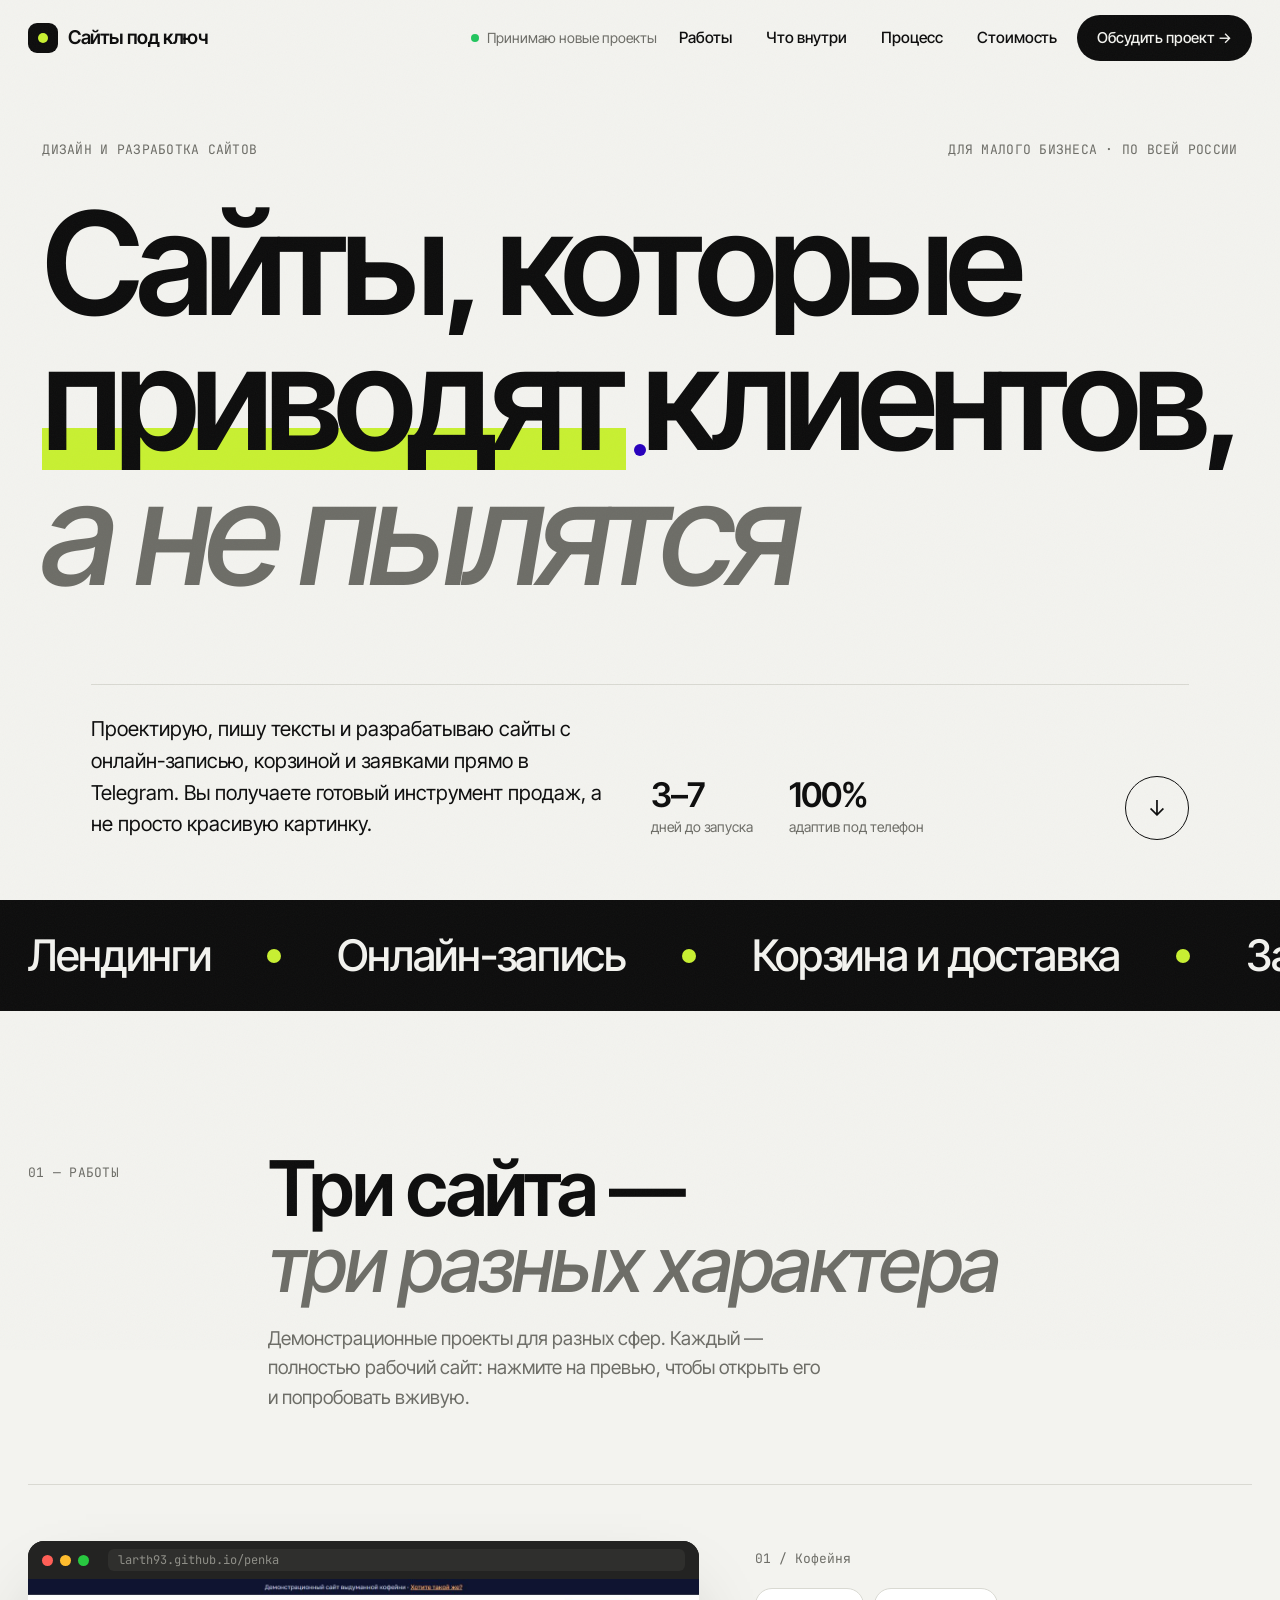
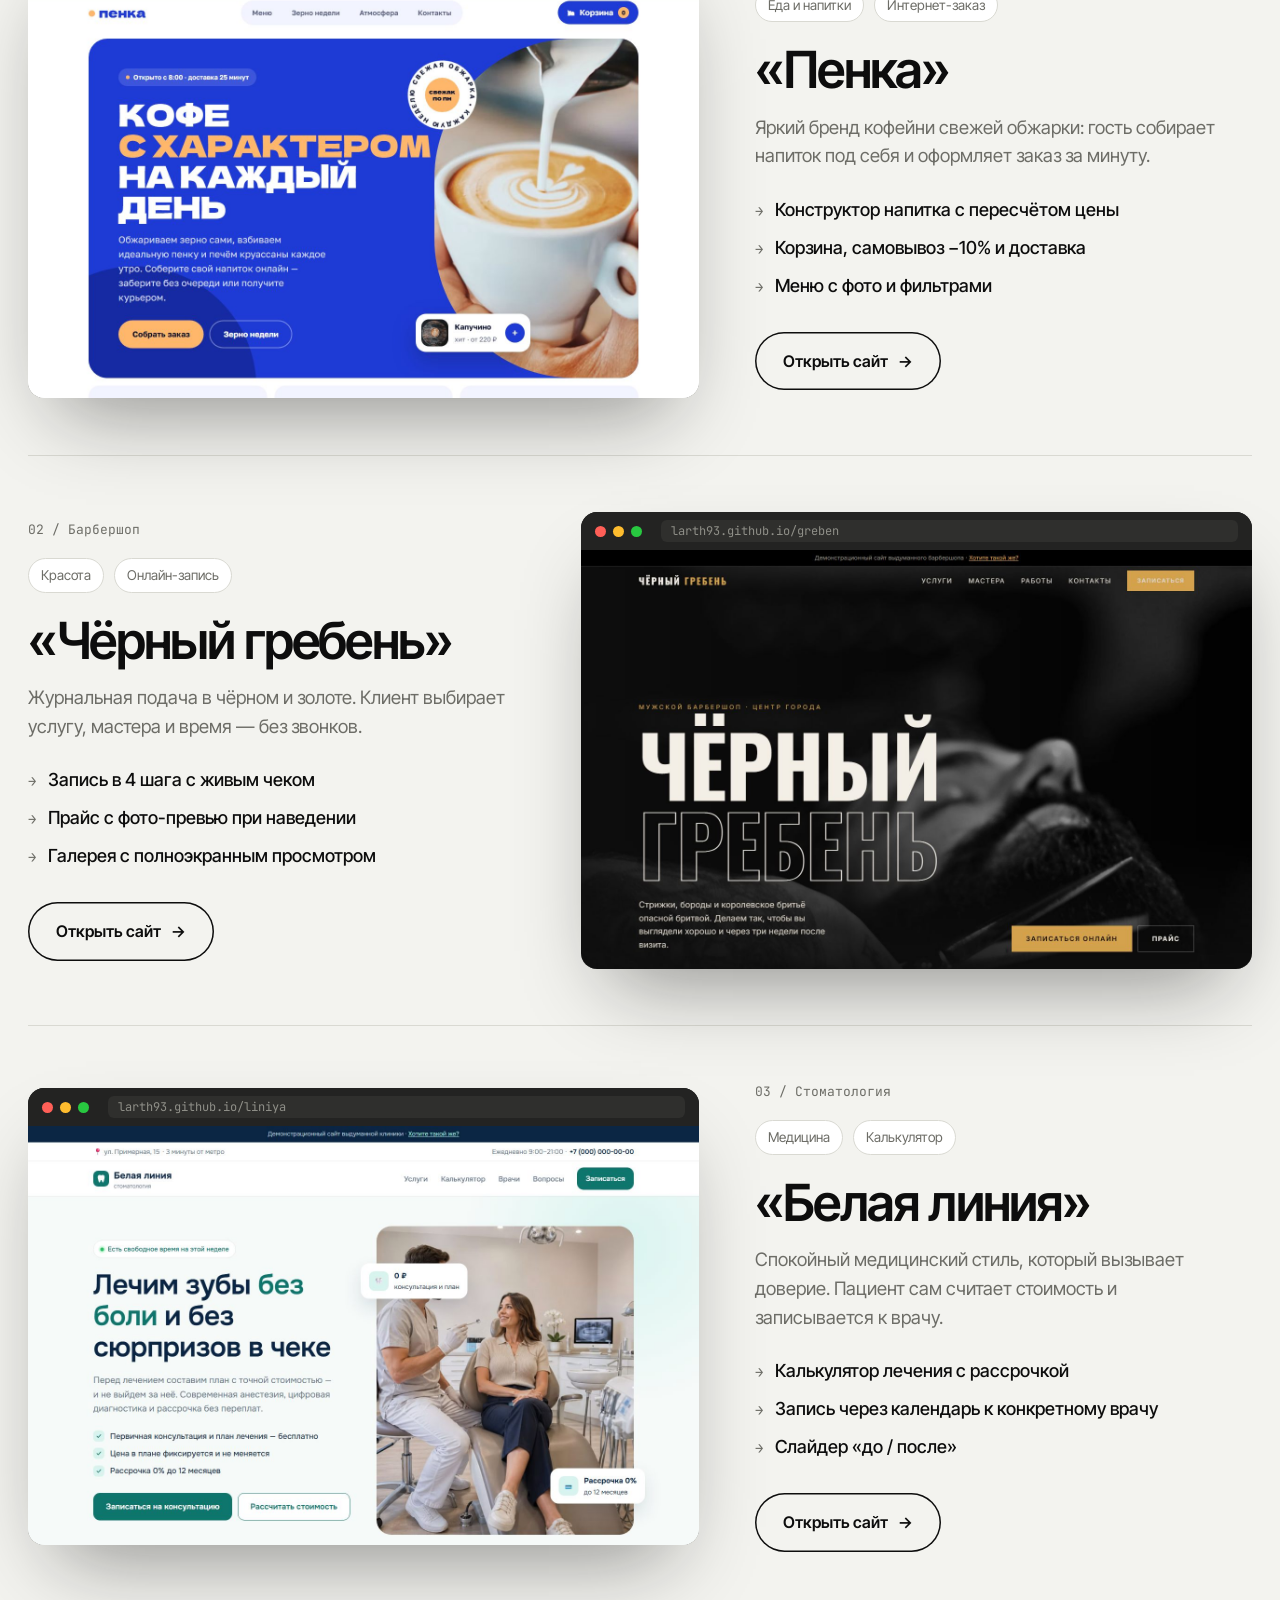
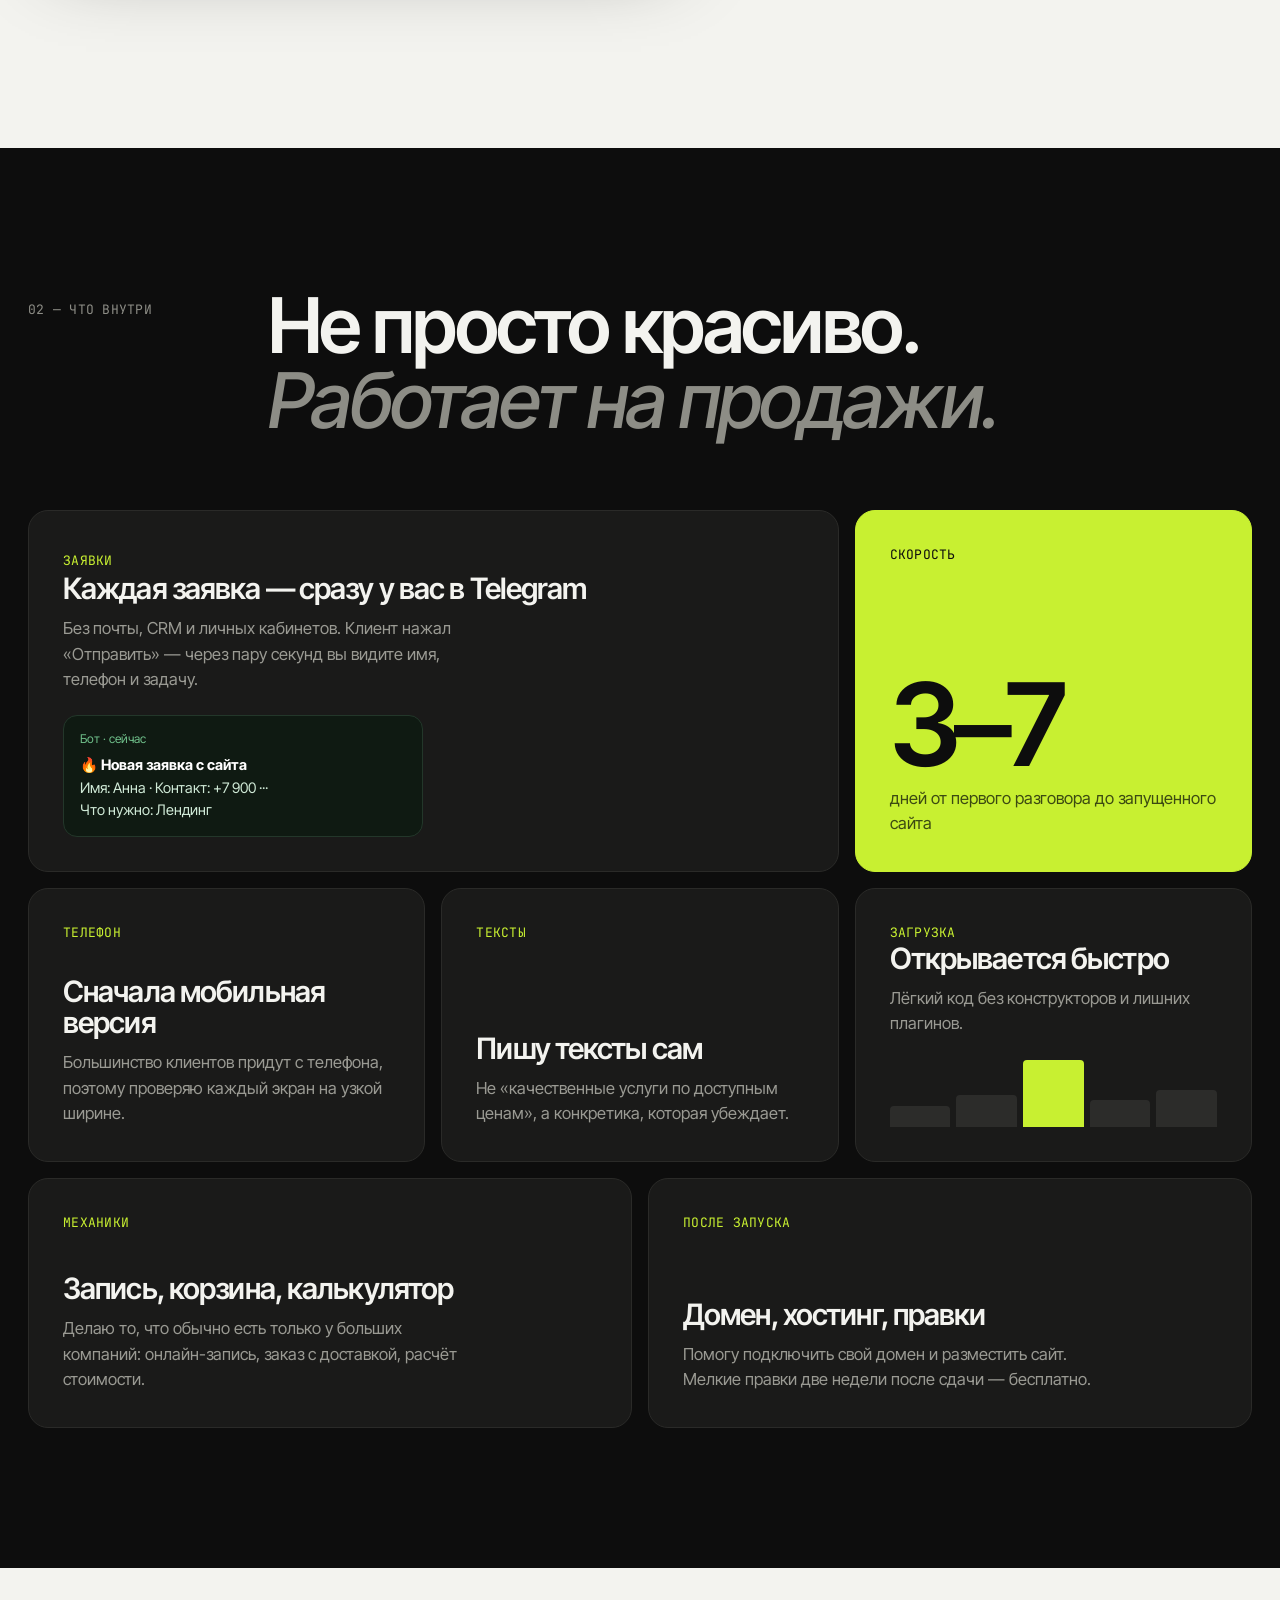
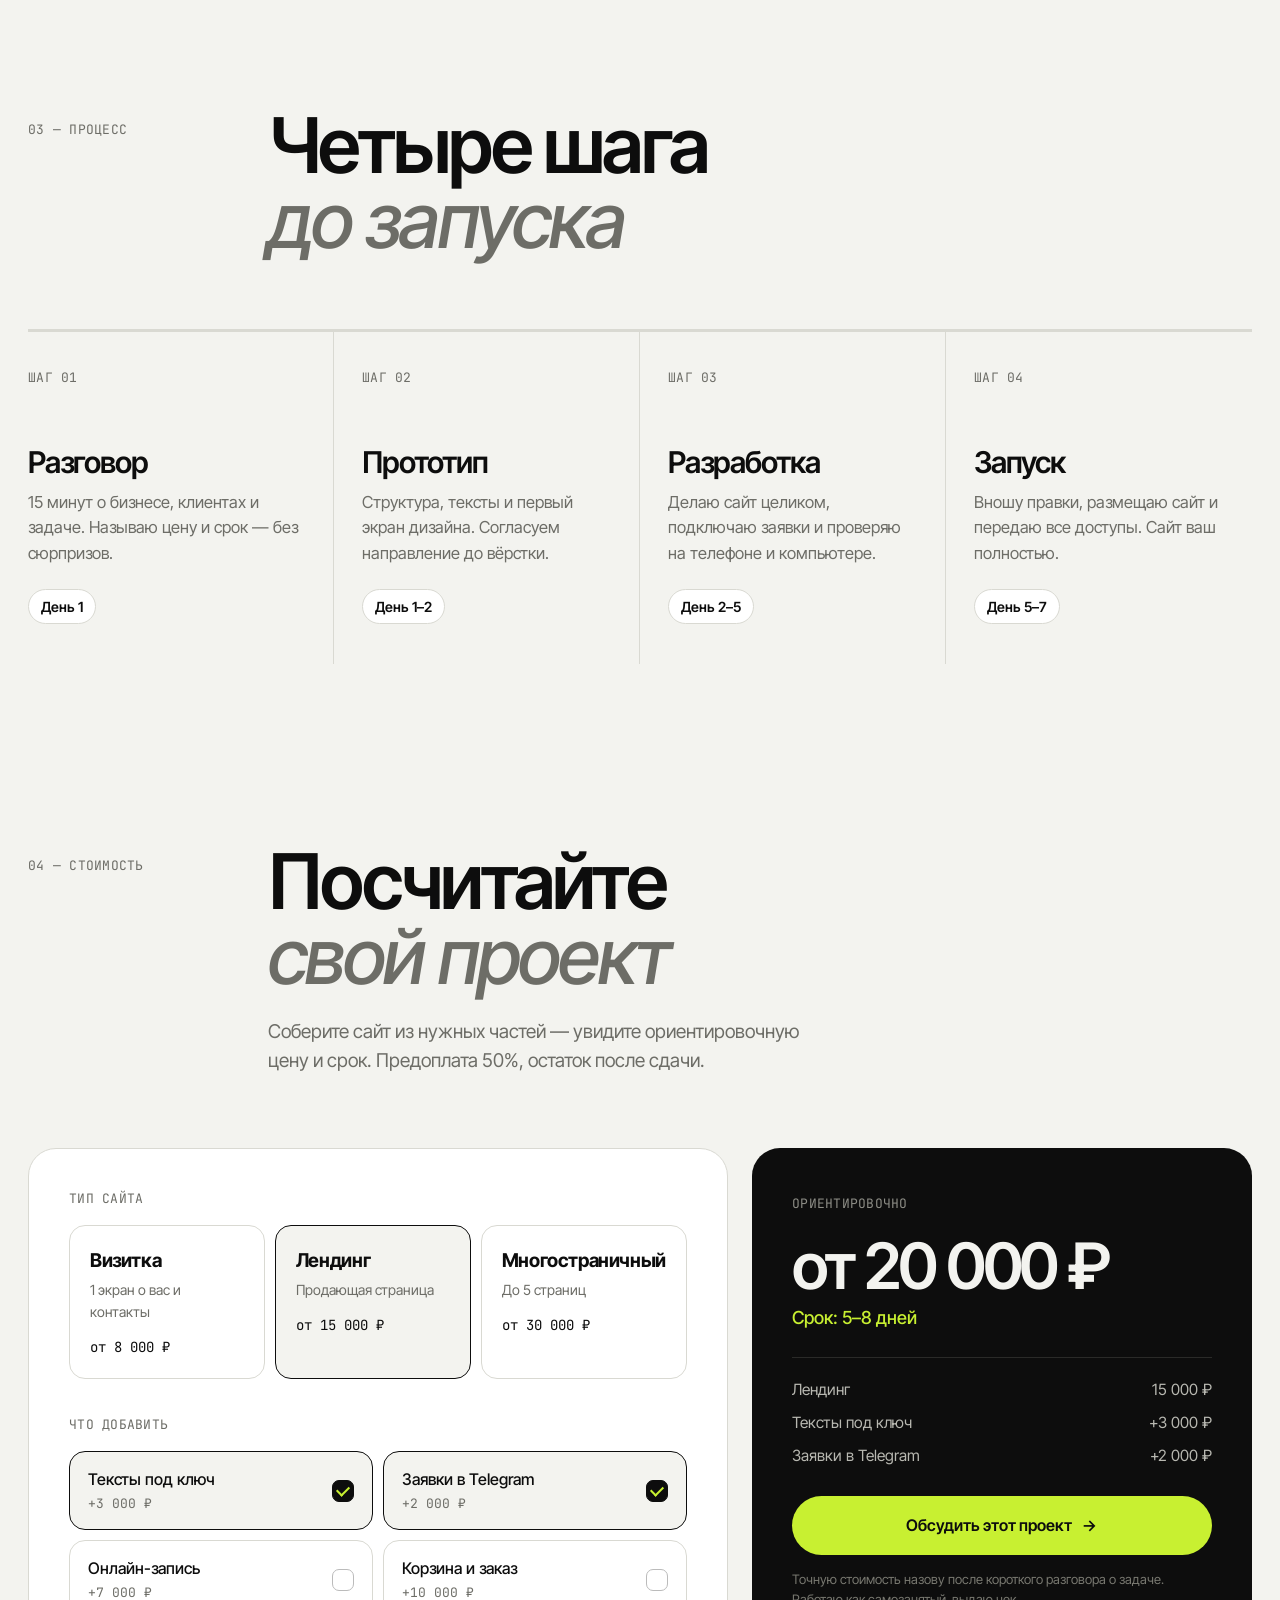
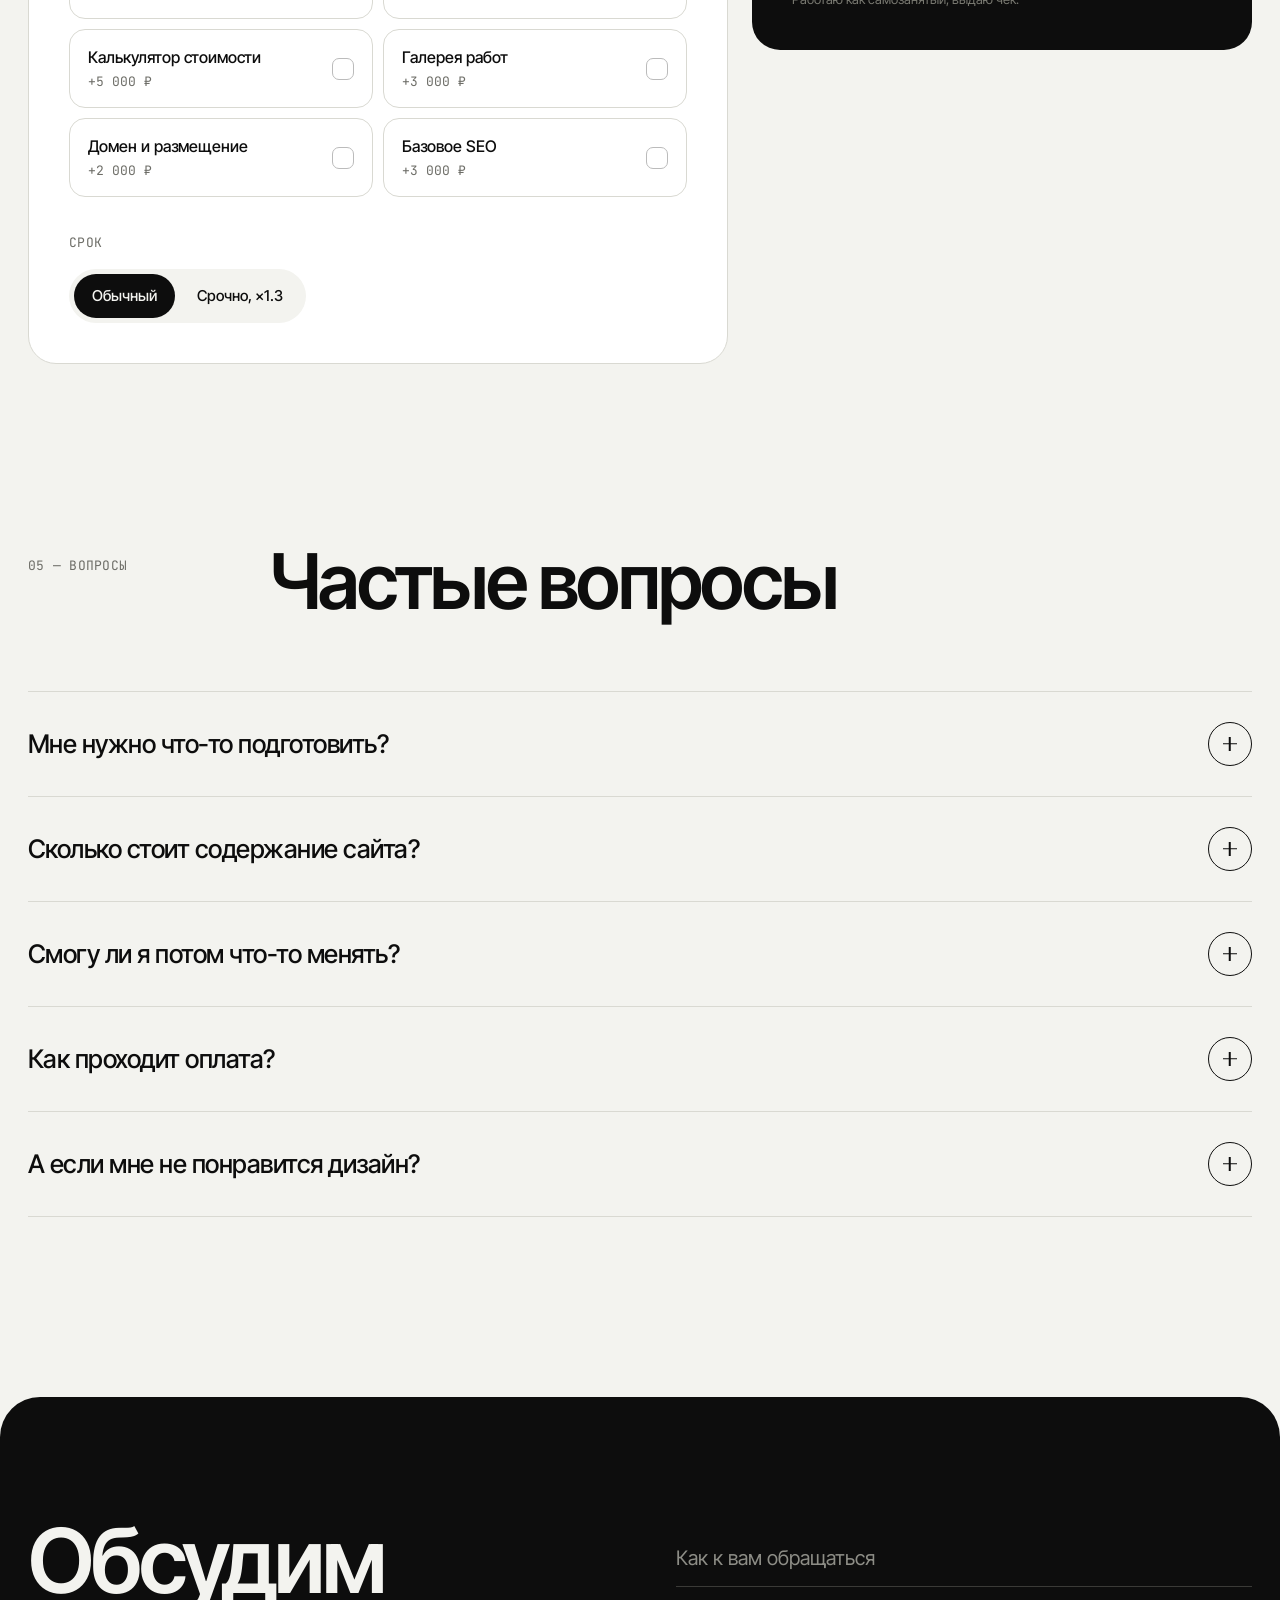
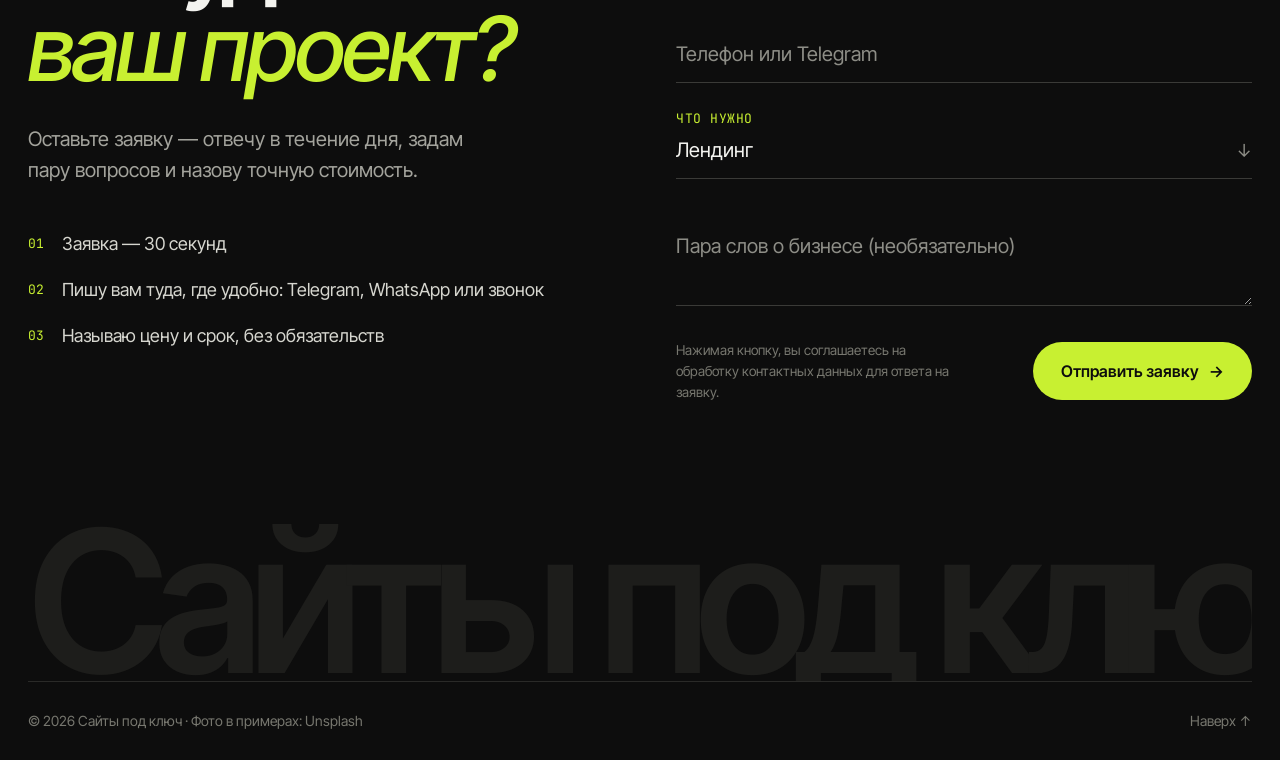
<file: index.html>
<!doctype html>
<html lang="ru">
<head>
<meta charset="utf-8">
<meta name="viewport" content="width=device-width, initial-scale=1">
<title>Сайты под ключ — дизайн и разработка сайтов для бизнеса</title>
<meta name="description" content="Проектирую и делаю сайты для малого бизнеса: дизайн, тексты, онлайн-запись, корзина, заявки в Telegram. Запуск от 3 дней.">
<meta name="theme-color" content="#0d0d0d">
<link rel="preconnect" href="https://fonts.googleapis.com">
<link rel="preconnect" href="https://fonts.gstatic.com" crossorigin>
<link href="https://fonts.googleapis.com/css2?family=Inter+Tight:ital,wght@0,400;0,500;0,600;0,700;1,500&family=JetBrains+Mono:wght@400;500&display=swap" rel="stylesheet">
<style>
:root{
  --paper:#f3f3ef; --white:#fff; --ink:#0d0d0d; --ink2:#1a1a19; --gray:#6d6d67; --line:#d9d9d2; --line-d:#2a2a28;
  --lime:#c8f031; --lime-d:#b3d927; --wrap:1320px; --r:20px;
  --ease:cubic-bezier(.2,.8,.2,1);
}
*{box-sizing:border-box;margin:0;padding:0}
html{scroll-behavior:smooth;scroll-padding-top:80px}
body{font-family:"Inter Tight",system-ui,sans-serif;background:var(--paper);color:var(--ink);font-size:18px;line-height:1.55;-webkit-font-smoothing:antialiased;overflow-x:hidden}
h1,h2,h3{font-weight:600;letter-spacing:-.035em;line-height:.98}
a{color:inherit}
img{display:block;max-width:100%}
button{font:inherit;color:inherit}
.mono{font-family:"JetBrains Mono",monospace;font-size:13px;letter-spacing:.02em;text-transform:uppercase}
.wrap{max-width:var(--wrap);margin:0 auto;padding:0 28px}
:focus-visible{outline:2px solid var(--lime);outline-offset:3px;border-radius:6px}
::selection{background:var(--lime);color:var(--ink)}
.skip{position:absolute;left:-9999px;top:8px;background:var(--ink);color:#fff;padding:8px 14px;border-radius:8px;z-index:200}
.skip:focus{left:8px}

/* grain */
body::after{content:"";position:fixed;inset:-50%;z-index:150;pointer-events:none;opacity:.035;background-image:url("data:image/svg+xml,%3Csvg xmlns='http://www.w3.org/2000/svg' width='160' height='160'%3E%3Cfilter id='n'%3E%3CfeTurbulence type='fractalNoise' baseFrequency='.9' numOctaves='3' stitchTiles='stitch'/%3E%3C/filter%3E%3Crect width='100%25' height='100%25' filter='url(%23n)'/%3E%3C/svg%3E")}

/* cursor */
.cursor{position:fixed;left:0;top:0;width:12px;height:12px;border-radius:50%;background:var(--lime);pointer-events:none;z-index:160;transform:translate(-50%,-50%);transition:width .25s var(--ease),height .25s var(--ease),background .25s;mix-blend-mode:difference;display:none}
.cursor.big{width:76px;height:76px}
.cursor span{position:absolute;inset:0;display:grid;place-items:center;font-size:11px;font-weight:600;color:var(--ink);opacity:0;transition:opacity .2s;mix-blend-mode:normal}
@media (hover:hover) and (pointer:fine){.cursor{display:block}}

/* header */
header{position:fixed;left:0;right:0;top:0;z-index:100;transition:background .3s,border-color .3s,backdrop-filter .3s;border-bottom:1px solid transparent}
header.solid{background:rgba(243,243,239,.82);backdrop-filter:blur(14px);border-color:var(--line)}
.nav{height:76px;display:flex;align-items:center;justify-content:space-between;gap:24px}
.logo{display:flex;align-items:center;gap:10px;text-decoration:none;font-weight:600;font-size:19px;letter-spacing:-.02em}
.logo .mark{width:30px;height:30px;border-radius:9px;background:var(--ink);display:grid;place-items:center}
.logo .mark i{width:10px;height:10px;border-radius:50%;background:var(--lime)}
.menu{display:flex;gap:6px;list-style:none;align-items:center}
.menu a{display:block;text-decoration:none;font-weight:500;font-size:15.5px;padding:9px 14px;border-radius:999px;transition:background .2s}
.menu a:hover{background:rgba(13,13,13,.06)}
.avail{display:inline-flex;align-items:center;gap:8px;font-size:14px;color:var(--gray);margin-right:8px}
.avail i{width:8px;height:8px;border-radius:50%;background:#22c55e;box-shadow:0 0 0 0 rgba(34,197,94,.6);animation:pulse 2s infinite}
@keyframes pulse{70%{box-shadow:0 0 0 8px rgba(34,197,94,0)}100%{box-shadow:0 0 0 0 rgba(34,197,94,0)}}
.btn{position:relative;display:inline-flex;align-items:center;justify-content:center;gap:10px;padding:17px 28px;border-radius:999px;border:0;background:var(--ink);color:var(--paper);font-weight:600;font-size:16px;text-decoration:none;cursor:pointer;overflow:hidden;isolation:isolate;transition:transform .3s var(--ease)}
.btn::before{content:"";position:absolute;inset:0;background:var(--lime);transform:translateY(101%);transition:transform .45s var(--ease);z-index:-1;border-radius:inherit}
.btn:hover::before{transform:none}
.btn:hover{color:var(--ink)}
.btn .arr{display:inline-block;transition:transform .3s var(--ease)}
.btn:hover .arr{transform:translateX(4px) rotate(-45deg)}
.btn.lime{background:var(--lime);color:var(--ink)}
.btn.lime::before{background:var(--paper)}
.btn.line{background:transparent;color:var(--ink);box-shadow:inset 0 0 0 1.5px var(--ink)}
.btn.sm{padding:11px 20px;font-size:15px}
.btn:disabled{opacity:.5;cursor:wait}
.burger{display:none;width:46px;height:46px;border:0;background:var(--ink);border-radius:50%;cursor:pointer}
.burger span{display:block;width:18px;height:2px;background:var(--paper);margin:4px auto;transition:.25s}
.burger[aria-expanded="true"] span:nth-child(1){transform:translateY(6px) rotate(45deg)}
.burger[aria-expanded="true"] span:nth-child(2){opacity:0}
.burger[aria-expanded="true"] span:nth-child(3){transform:translateY(-6px) rotate(-45deg)}

/* hero */
.hero{min-height:100svh;padding:140px 0 60px;display:flex;flex-direction:column;justify-content:space-between;position:relative}
.hero-top{display:flex;justify-content:space-between;gap:20px;color:var(--gray);flex-wrap:wrap}
.hero h1{font-size:clamp(56px,11.2vw,190px);margin:40px 0 0;letter-spacing:-.055em;line-height:.88}
.hero h1 .line{display:block;overflow:hidden;padding-bottom:.06em}
.hero h1 .line > span{display:inline-block;transform:translateY(105%);animation:rise 1s var(--ease) forwards}
.hero h1 .line:nth-child(2) > span{animation-delay:.08s}
.hero h1 .line:nth-child(3) > span{animation-delay:.16s}
@keyframes rise{to{transform:none}}
.hero h1 em{font-style:italic;font-weight:500;color:var(--gray)}
.hero h1 .hl{position:relative;white-space:nowrap}
.hero h1 .hl::after{content:"";position:absolute;left:-.04em;right:-.04em;bottom:.08em;height:.32em;background:var(--lime);z-index:-1;transform:scaleX(0);transform-origin:left;animation:mark .8s .9s var(--ease) forwards}
@keyframes mark{to{transform:scaleX(1)}}
.hero-bottom{display:grid;grid-template-columns:1.2fr 1fr auto;gap:40px;align-items:end;margin-top:56px;padding-top:28px;border-top:1px solid var(--line)}
.hero-bottom p{font-size:clamp(18px,1.6vw,21px);max-width:520px}
.hero-bottom .facts{display:flex;gap:36px}
.hero-bottom .facts b{display:block;font-size:34px;font-weight:600;letter-spacing:-.03em;line-height:1}
.hero-bottom .facts span{font-size:14px;color:var(--gray)}
.scroll-cue{width:64px;height:64px;border-radius:50%;border:1.5px solid var(--ink);display:grid;place-items:center;text-decoration:none;font-size:22px;transition:background .3s,color .3s}
.scroll-cue:hover{background:var(--ink);color:var(--paper)}

/* marquee */
.marquee{background:var(--ink);color:var(--paper);overflow:hidden;padding:22px 0;white-space:nowrap}
.marquee .track{display:inline-flex;animation:mq 34s linear infinite}
.marquee span{font-size:clamp(28px,3.4vw,46px);font-weight:500;letter-spacing:-.03em;padding:0 28px;display:inline-flex;align-items:center;gap:56px}
.marquee span::after{content:"";width:14px;height:14px;border-radius:50%;background:var(--lime);display:inline-block}
@keyframes mq{to{transform:translateX(-50%)}}

section{padding:140px 0}
.sec-head{display:grid;grid-template-columns:200px 1fr;gap:40px;margin-bottom:72px}
.sec-head .mono{color:var(--gray);padding-top:12px}
.sec-head h2{font-size:clamp(42px,6vw,96px)}
.sec-head h2 em{font-style:italic;font-weight:500;color:var(--gray)}
.sec-head p{color:var(--gray);max-width:560px;margin-top:22px;font-size:19px}

/* reveal */
.rv{opacity:0;transform:translateY(36px);transition:opacity 1s var(--ease),transform 1s var(--ease)}
.rv.in{opacity:1;transform:none}

/* cases */
.case{display:grid;grid-template-columns:1.35fr 1fr;gap:56px;align-items:center;padding:56px 0;border-top:1px solid var(--line)}
.case:nth-child(even){grid-template-columns:1fr 1.35fr}
.case:nth-child(even) .mock{order:2}
.mock{position:relative;border-radius:16px;background:var(--ink2);padding:0;box-shadow:0 40px 80px -30px rgba(13,13,13,.45);overflow:hidden;text-decoration:none;display:block;transform:perspective(1400px) rotateX(0) rotateY(0);transition:transform .6s var(--ease)}
.mock .bar{height:38px;display:flex;align-items:center;gap:7px;padding:0 14px;background:#232322}
.mock .bar i{width:11px;height:11px;border-radius:50%;background:#444}
.mock .bar i:nth-child(1){background:#ff5f57}.mock .bar i:nth-child(2){background:#febc2e}.mock .bar i:nth-child(3){background:#28c840}
.mock .bar .url{margin-left:12px;flex:1;height:22px;border-radius:6px;background:#2f2f2d;color:#8f8f88;font-size:12px;display:flex;align-items:center;padding:0 10px;font-family:"JetBrains Mono",monospace;overflow:hidden;white-space:nowrap}
.mock .screen{position:relative;aspect-ratio:16/10;overflow:hidden;background:#e9e9e4}
.mock .screen img{width:100%;height:100%;object-fit:cover;object-position:top;transition:transform 1.2s var(--ease)}
.mock:hover .screen img{transform:scale(1.03)}
.mock iframe{position:absolute;left:0;top:0;z-index:1;background:transparent;width:1440px;height:900px;border:0;transform-origin:0 0;pointer-events:none}
.mock .shot{position:absolute;inset:0;display:grid;place-items:center;font-weight:600;font-size:22px;color:#999;background:#eee}
.case .meta{display:flex;gap:10px;flex-wrap:wrap;margin-bottom:22px}
.chip{display:inline-flex;align-items:center;padding:6px 12px;border-radius:999px;border:1px solid var(--line);font-size:13.5px;color:var(--gray);background:var(--white)}
.case h3{font-size:clamp(34px,4vw,60px);margin-bottom:18px}
.case p{color:var(--gray);font-size:18.5px;margin-bottom:26px;max-width:480px}
.case ul{list-style:none;display:grid;gap:10px;margin-bottom:32px}
.case li{display:flex;gap:12px;align-items:baseline;font-weight:500}
.case li::before{content:"→";color:var(--gray);font-family:"JetBrains Mono",monospace;font-size:14px}
.case .num{font-family:"JetBrains Mono",monospace;font-size:13px;color:var(--gray);display:block;margin-bottom:18px}

/* dark block */
.dark{background:var(--ink);color:var(--paper)}
.dark .sec-head .mono,.dark .sec-head p,.dark .sec-head h2 em{color:#8d8d86}
.bento{display:grid;grid-template-columns:repeat(6,1fr);gap:16px}
.cell{background:var(--ink2);border:1px solid var(--line-d);border-radius:var(--r);padding:34px;min-height:250px;display:flex;flex-direction:column;justify-content:space-between;position:relative;overflow:hidden;transition:border-color .3s}
.cell:hover{border-color:#4a4a46}
.cell.c3{grid-column:span 3}.cell.c2{grid-column:span 2}.cell.c4{grid-column:span 4}
.cell h3{font-size:clamp(24px,2.3vw,34px);letter-spacing:-.03em;line-height:1.05}
.cell p{color:#9a9a93;font-size:16.5px;margin-top:12px;max-width:420px}
.cell .mono{color:var(--lime)}
.cell.lime{background:var(--lime);color:var(--ink);border-color:var(--lime)}
.cell.lime p{color:#3c4a12}
.cell.lime .mono{color:var(--ink)}
.tg{margin-top:22px;background:#0f1a12;border:1px solid #23372a;border-radius:14px;padding:14px 16px;font-size:14.5px;max-width:360px;color:#cfe9d6}
.tg b{color:#fff}
.tg .t{display:block;color:#6fbf8a;font-size:12px;margin-bottom:6px}
.speed{display:flex;align-items:flex-end;gap:6px;height:70px;margin-top:20px}
.speed i{flex:1;background:#2c2c2a;border-radius:4px 4px 0 0}
.speed i.on{background:var(--lime)}
.big-num{font-size:clamp(70px,9vw,140px);font-weight:600;letter-spacing:-.06em;line-height:.85}

/* process */
.process{display:grid;grid-template-columns:repeat(4,1fr);gap:0;border-top:1px solid var(--line)}
.ps{padding:36px 28px 40px 0;border-right:1px solid var(--line);position:relative}
.ps + .ps{padding-left:28px}
.ps:last-child{border-right:0}
.ps .mono{color:var(--gray);display:block;margin-bottom:60px}
.ps h3{font-size:30px;margin-bottom:12px}
.ps p{color:var(--gray);font-size:16.5px}
.ps .d{display:inline-block;margin-top:22px;font-size:14px;font-weight:600;padding:6px 12px;border-radius:999px;background:var(--white);border:1px solid var(--line)}
.progress{height:2px;background:var(--line);position:relative;margin-top:-1px}
.progress i{position:absolute;left:0;top:0;height:2px;width:0;background:var(--ink);transition:width .2s linear}

/* configurator */
.cfg{display:grid;grid-template-columns:1.4fr 1fr;gap:24px;align-items:start}
.cfg-main{background:var(--white);border:1px solid var(--line);border-radius:28px;padding:40px}
.cfg-group{margin-bottom:36px}
.cfg-group:last-child{margin-bottom:0}
.cfg-group > .mono{display:block;color:var(--gray);margin-bottom:16px}
.types{display:grid;grid-template-columns:repeat(3,1fr);gap:10px}
.opt input{position:absolute;opacity:0;pointer-events:none}
.opt label{display:block;height:100%;padding:20px;border:1.5px solid var(--line);border-radius:16px;cursor:pointer;transition:border-color .2s,background .2s}
.opt label:hover{border-color:#aaa}
.opt input:checked + label{border-color:var(--ink);background:var(--paper)}
.opt input:focus-visible + label{outline:2px solid var(--lime);outline-offset:2px}
.opt b{display:block;font-size:19px;letter-spacing:-.02em}
.opt small{display:block;color:var(--gray);font-size:14px;margin-top:4px}
.opt .p{display:block;margin-top:14px;font-family:"JetBrains Mono",monospace;font-size:14px}
.adds{display:grid;grid-template-columns:1fr 1fr;gap:10px}
.add label{display:flex;justify-content:space-between;align-items:center;gap:12px;padding:15px 18px}
.add label .box{width:22px;height:22px;border-radius:7px;border:1.5px solid #bbb;flex:none;display:grid;place-items:center;transition:.2s}
.add input:checked + label .box{background:var(--ink);border-color:var(--ink)}
.add input:checked + label .box::after{content:"";width:10px;height:6px;border:2px solid var(--lime);border-top:0;border-right:0;transform:rotate(-45deg) translate(1px,-1px)}
.add b{font-size:16px;font-weight:500;letter-spacing:0}
.add .p{margin:2px 0 0;font-size:13px;color:var(--gray)}
.seg{display:inline-flex;background:var(--paper);border-radius:999px;padding:5px;gap:4px;flex-wrap:wrap}
.seg button{border:0;background:none;padding:10px 18px;border-radius:999px;font-weight:500;cursor:pointer;font-size:15px}
.seg button[aria-pressed="true"]{background:var(--ink);color:var(--paper)}
.cfg-sum{background:var(--ink);color:var(--paper);border-radius:28px;padding:40px;position:sticky;top:100px}
.cfg-sum .mono{color:#8d8d86}
.cfg-sum .price{font-size:clamp(48px,5vw,76px);font-weight:600;letter-spacing:-.05em;line-height:1;margin:18px 0 6px}
.cfg-sum .term{color:var(--lime);font-weight:500;margin-bottom:26px}
.cfg-sum ul{list-style:none;display:grid;gap:9px;border-top:1px solid var(--line-d);padding-top:20px;margin-bottom:28px;font-size:15.5px;color:#b8b8b1}
.cfg-sum li{display:flex;justify-content:space-between;gap:12px}
.cfg-sum .btn{width:100%}
.cfg-sum .note{font-size:13px;color:#77776f;margin-top:14px}

/* faq */
.faq{border-top:1px solid var(--line)}
.q{border-bottom:1px solid var(--line)}
.q button{width:100%;display:flex;justify-content:space-between;align-items:center;gap:20px;padding:30px 0;background:none;border:0;cursor:pointer;text-align:left;font-size:clamp(20px,2vw,28px);font-weight:500;letter-spacing:-.02em}
.q button .pm{width:44px;height:44px;flex:none;border-radius:50%;border:1.5px solid var(--ink);position:relative;transition:background .3s,transform .4s var(--ease)}
.q button .pm::before,.q button .pm::after{content:"";position:absolute;left:50%;top:50%;width:14px;height:1.5px;background:currentColor;transform:translate(-50%,-50%)}
.q button .pm::after{transform:translate(-50%,-50%) rotate(90deg)}
.q button[aria-expanded="true"] .pm{transform:rotate(45deg);background:var(--lime);border-color:var(--lime)}
.q .a{display:grid;grid-template-rows:0fr;transition:grid-template-rows .45s var(--ease)}
.q .a > div{overflow:hidden}
.q .a p{color:var(--gray);padding:0 60px 30px 0;max-width:820px;font-size:18px}
.q.open .a{grid-template-rows:1fr}

/* contact */
.contact{background:var(--ink);color:var(--paper);border-radius:40px 40px 0 0;padding:120px 0 0;margin-top:40px}
.contact-grid{display:grid;grid-template-columns:1fr 1fr;gap:72px;padding-bottom:110px}
.contact h2{font-size:clamp(48px,7vw,116px);margin-bottom:32px}
.contact h2 em{font-style:italic;font-weight:500;color:var(--lime)}
.contact .lead{color:#a3a39c;font-size:20px;max-width:460px}
.steps3{list-style:none;margin-top:44px;display:grid;gap:18px;counter-reset:s}
.steps3 li{display:flex;gap:18px;align-items:flex-start;color:#d6d6cf;counter-increment:s}
.steps3 li::before{content:"0" counter(s);font-family:"JetBrains Mono",monospace;font-size:13px;color:var(--lime);padding-top:4px}
form{display:grid;gap:26px}
.f{position:relative}
.f input,.f textarea,.f select{width:100%;font:inherit;font-size:20px;background:transparent;border:0;border-bottom:1.5px solid #3a3a37;color:var(--paper);padding:26px 0 12px;border-radius:0;transition:border-color .3s}
.f textarea{min-height:90px;resize:vertical}
.f select{appearance:none;cursor:pointer}
.f select option{color:var(--ink)}
.f label{position:absolute;left:0;top:26px;color:#8d8d86;font-size:20px;pointer-events:none;transition:all .25s var(--ease)}
.f input:focus,.f textarea:focus,.f select:focus{outline:none;border-color:var(--lime)}
.f input:focus + label,.f input:not(:placeholder-shown) + label,.f textarea:focus + label,.f textarea:not(:placeholder-shown) + label,.f.sel label{top:0;font-size:13px;font-family:"JetBrains Mono",monospace;text-transform:uppercase;letter-spacing:.04em;color:var(--lime)}
.f .err{display:none;color:#ff8f70;font-size:14px;margin-top:8px}
.f.bad input{border-color:#ff8f70}
.f.bad .err{display:block}
.f.sel::after{content:"↓";position:absolute;right:0;top:28px;color:#8d8d86;pointer-events:none}
.hp{position:absolute;left:-9999px}
.status{display:none;padding:16px 20px;border-radius:14px;font-size:16px}
.status.ok{display:block;background:rgba(200,240,49,.12);color:var(--lime);border:1px solid rgba(200,240,49,.3)}
.status.bad{display:block;background:rgba(255,143,112,.1);color:#ffb39e;border:1px solid rgba(255,143,112,.3)}
.form-foot{display:flex;align-items:center;justify-content:space-between;gap:20px;flex-wrap:wrap}
.form-foot small{color:#77776f;font-size:13.5px;max-width:280px}
.wordmark{font-size:clamp(60px,15.5vw,250px);font-weight:600;letter-spacing:-.065em;line-height:.8;color:#1d1d1b;white-space:nowrap;overflow:hidden;padding-top:10px;user-select:none}
.foot{display:flex;justify-content:space-between;gap:20px;flex-wrap:wrap;padding:28px 0;border-top:1px solid var(--line-d);color:#77776f;font-size:14px}
.foot a{text-decoration:none}
.foot a:hover{color:var(--lime)}

@media (prefers-reduced-motion:reduce){
  html{scroll-behavior:auto}
  .rv{opacity:1;transform:none;transition:none}
  .hero h1 .line > span{animation:none;transform:none}
  .hero h1 .hl::after{animation:none;transform:none}
  .marquee .track,.avail i{animation:none}
  .cursor{display:none!important}
}
@media (max-width:1100px){
  .menu .hide-t,.avail{display:none}
  .case,.case:nth-child(even){grid-template-columns:1fr;gap:32px}
  .case:nth-child(even) .mock{order:0}
  .cfg{grid-template-columns:1fr}
  .cfg-sum{position:static}
  .bento .c2,.bento .c3,.bento .c4{grid-column:span 3}
  .process{grid-template-columns:1fr 1fr}
  .ps:nth-child(2){border-right:0}
  .ps:nth-child(3){padding-left:0;border-top:1px solid var(--line)}
  .ps:nth-child(4){border-top:1px solid var(--line)}
  .contact-grid{grid-template-columns:1fr;gap:56px}
  .hero-bottom{grid-template-columns:1fr 1fr}
  .scroll-cue{display:none}
}
@media (max-width:760px){
  body{font-size:16.5px}
  .wrap{padding:0 18px}
  .burger{display:block}
  .menu{position:fixed;inset:76px 10px auto 10px;flex-direction:column;align-items:stretch;gap:2px;background:var(--white);border:1px solid var(--line);border-radius:22px;padding:10px;box-shadow:0 30px 60px rgba(0,0,0,.12);display:none}
  .menu.open{display:flex}
  .menu a{padding:14px 16px;font-size:18px}
  .menu .btn{margin-top:6px}
  .menu .hide-t{display:block}
  .hero{padding:110px 0 40px;min-height:auto}
  .hero h1{margin-top:28px}
  .hero-bottom{grid-template-columns:1fr;gap:28px;margin-top:40px}
  .hero-bottom .facts{gap:26px}
  section{padding:90px 0}
  .sec-head{grid-template-columns:1fr;gap:14px;margin-bottom:44px}
  .sec-head .mono{padding:0}
  .case{padding:40px 0}
  .bento{grid-template-columns:1fr}
  .bento .c2,.bento .c3,.bento .c4{grid-column:auto}
  .cell{padding:26px;min-height:0;gap:20px}
  .process{grid-template-columns:1fr}
  .ps,.ps + .ps{padding:28px 0;border-right:0;border-top:1px solid var(--line)}
  .ps .mono{margin-bottom:20px}
  .cfg-main,.cfg-sum{padding:24px;border-radius:22px}
  .types,.adds{grid-template-columns:1fr}
  .q .a p{padding-right:0}
  .contact{border-radius:28px 28px 0 0;padding-top:80px}
  .f input,.f textarea,.f select,.f label{font-size:18px}
  .btn{padding:16px 24px}
  .form-foot .btn{width:100%}
}
</style>
</head>
<body>
<a class="skip" href="#main">К содержимому</a>
<div class="cursor" aria-hidden="true"><span>Открыть</span></div>

<header id="hdr">
  <div class="wrap nav">
    <a class="logo" href="#top"><span class="mark"><i></i></span>Сайты под ключ</a>
    <nav aria-label="Основное меню" style="display:flex;align-items:center">
      <span class="avail"><i></i>Принимаю новые проекты</span>
      <button class="burger" aria-label="Открыть меню" aria-expanded="false" aria-controls="menu"><span></span><span></span><span></span></button>
      <ul class="menu" id="menu">
        <li><a href="#work">Работы</a></li>
        <li><a href="#what">Что внутри</a></li>
        <li class="hide-t"><a href="#process">Процесс</a></li>
        <li><a href="#price">Стоимость</a></li>
        <li><a class="btn sm" href="#contact">Обсудить проект <span class="arr">→</span></a></li>
      </ul>
    </nav>
  </div>
</header>

<main id="main">
  <section class="hero" id="top" style="padding-bottom:60px">
    <div class="wrap">
      <div class="hero-top mono"><span>Дизайн и разработка сайтов</span><span>Для малого бизнеса · по всей России</span></div>
      <h1>
        <span class="line"><span>Сайты, которые</span></span>
        <span class="line"><span><span class="hl">приводят</span> клиентов,</span></span>
        <span class="line"><span><em>а&nbsp;не&nbsp;пылятся</em></span></span>
      </h1>
    </div>
    <div class="wrap">
      <div class="hero-bottom">
        <p>Проектирую, пишу тексты и разрабатываю сайты с онлайн-записью, корзиной и заявками прямо в Telegram. Вы получаете готовый инструмент продаж, а не просто красивую картинку.</p>
        <div class="facts">
          <div><b>3–7</b><span>дней до запуска</span></div>
          <div><b>100%</b><span>адаптив под телефон</span></div>
        </div>
        <a class="scroll-cue" href="#work" aria-label="К работам">↓</a>
      </div>
    </div>
  </section>

  <div class="marquee" aria-hidden="true"><div class="track">
    <span>Лендинги</span><span>Онлайн-запись</span><span>Корзина и доставка</span><span>Заявки в Telegram</span><span>Калькуляторы</span><span>Тексты под ключ</span>
    <span>Лендинги</span><span>Онлайн-запись</span><span>Корзина и доставка</span><span>Заявки в Telegram</span><span>Калькуляторы</span><span>Тексты под ключ</span>
  </div></div>

  <section id="work">
    <div class="wrap">
      <div class="sec-head rv"><span class="mono">01 — Работы</span><div><h2>Три сайта —<br><em>три разных характера</em></h2><p>Демонстрационные проекты для разных сфер. Каждый — полностью рабочий сайт: нажмите на превью, чтобы открыть его и попробовать вживую.</p></div></div>

      <div class="cases">
        <article class="case rv">
          <a class="mock" href="https://larth93.github.io/penka/" target="_blank" rel="noopener" data-cursor="Открыть" aria-label="Открыть сайт кофейни «Пенка» в новой вкладке">
            <div class="bar"><i></i><i></i><i></i><span class="url">larth93.github.io/penka</span></div>
            <div class="screen"><img src="img/penka.jpg" alt="Первый экран сайта кофейни «Пенка»" width="1440" height="900" loading="lazy"></div>
          </a>
          <div>
            <span class="num">01 / Кофейня</span>
            <div class="meta"><span class="chip">Еда и напитки</span><span class="chip">Интернет-заказ</span></div>
            <h3>«Пенка»</h3>
            <p>Яркий бренд кофейни свежей обжарки: гость собирает напиток под себя и оформляет заказ за минуту.</p>
            <ul><li>Конструктор напитка с пересчётом цены</li><li>Корзина, самовывоз −10% и доставка</li><li>Меню с фото и фильтрами</li></ul>
            <a class="btn line" href="https://larth93.github.io/penka/" target="_blank" rel="noopener">Открыть сайт <span class="arr">→</span></a>
          </div>
        </article>

        <article class="case rv">
          <a class="mock" href="https://larth93.github.io/greben/" target="_blank" rel="noopener" data-cursor="Открыть" aria-label="Открыть сайт барбершопа «Чёрный гребень» в новой вкладке">
            <div class="bar"><i></i><i></i><i></i><span class="url">larth93.github.io/greben</span></div>
            <div class="screen"><img src="img/greben.jpg" alt="Первый экран сайта барбершопа «Чёрный гребень»" width="1440" height="900" loading="lazy"></div>
          </a>
          <div>
            <span class="num">02 / Барбершоп</span>
            <div class="meta"><span class="chip">Красота</span><span class="chip">Онлайн-запись</span></div>
            <h3>«Чёрный гребень»</h3>
            <p>Журнальная подача в чёрном и золоте. Клиент выбирает услугу, мастера и время — без звонков.</p>
            <ul><li>Запись в 4 шага с живым чеком</li><li>Прайс с фото-превью при наведении</li><li>Галерея с полноэкранным просмотром</li></ul>
            <a class="btn line" href="https://larth93.github.io/greben/" target="_blank" rel="noopener">Открыть сайт <span class="arr">→</span></a>
          </div>
        </article>

        <article class="case rv">
          <a class="mock" href="https://larth93.github.io/liniya/" target="_blank" rel="noopener" data-cursor="Открыть" aria-label="Открыть сайт стоматологии «Белая линия» в новой вкладке">
            <div class="bar"><i></i><i></i><i></i><span class="url">larth93.github.io/liniya</span></div>
            <div class="screen"><img src="img/liniya.jpg" alt="Первый экран сайта стоматологии «Белая линия»" width="1440" height="900" loading="lazy"></div>
          </a>
          <div>
            <span class="num">03 / Стоматология</span>
            <div class="meta"><span class="chip">Медицина</span><span class="chip">Калькулятор</span></div>
            <h3>«Белая линия»</h3>
            <p>Спокойный медицинский стиль, который вызывает доверие. Пациент сам считает стоимость и записывается к врачу.</p>
            <ul><li>Калькулятор лечения с рассрочкой</li><li>Запись через календарь к конкретному врачу</li><li>Слайдер «до / после»</li></ul>
            <a class="btn line" href="https://larth93.github.io/liniya/" target="_blank" rel="noopener">Открыть сайт <span class="arr">→</span></a>
          </div>
        </article>
      </div>
    </div>
  </section>

  <section class="dark" id="what">
    <div class="wrap">
      <div class="sec-head rv"><span class="mono">02 — Что внутри</span><div><h2>Не просто красиво.<br><em>Работает на продажи.</em></h2></div></div>
      <div class="bento">
        <div class="cell c4 rv">
          <div><span class="mono">Заявки</span><h3>Каждая заявка — сразу у вас в Telegram</h3><p>Без почты, CRM и личных кабинетов. Клиент нажал «Отправить» — через пару секунд вы видите имя, телефон и задачу.</p></div>
          <div class="tg"><span class="t">Бот · сейчас</span>🔥 <b>Новая заявка с сайта</b><br>Имя: Анна · Контакт: +7 900 ···<br>Что нужно: Лендинг</div>
        </div>
        <div class="cell c2 lime rv"><span class="mono">Скорость</span><div><div class="big-num">3–7</div><p>дней от первого разговора до запущенного сайта</p></div></div>
        <div class="cell c2 rv"><span class="mono">Телефон</span><div><h3>Сначала мобильная версия</h3><p>Большинство клиентов придут с телефона, поэтому проверяю каждый экран на узкой ширине.</p></div></div>
        <div class="cell c2 rv"><span class="mono">Тексты</span><div><h3>Пишу тексты сам</h3><p>Не «качественные услуги по доступным ценам», а конкретика, которая убеждает.</p></div></div>
        <div class="cell c2 rv"><span class="mono">Загрузка</span><div><h3>Открывается быстро</h3><p>Лёгкий код без конструкторов и лишних плагинов.</p><div class="speed" aria-hidden="true"><i style="height:30%"></i><i style="height:45%"></i><i class="on" style="height:95%"></i><i style="height:38%"></i><i style="height:52%"></i></div></div></div>
        <div class="cell c3 rv"><span class="mono">Механики</span><div><h3>Запись, корзина, калькулятор</h3><p>Делаю то, что обычно есть только у больших компаний: онлайн-запись, заказ с доставкой, расчёт стоимости.</p></div></div>
        <div class="cell c3 rv"><span class="mono">После запуска</span><div><h3>Домен, хостинг, правки</h3><p>Помогу подключить свой домен и разместить сайт. Мелкие правки две недели после сдачи — бесплатно.</p></div></div>
      </div>
    </div>
  </section>

  <section id="process">
    <div class="wrap">
      <div class="sec-head rv"><span class="mono">03 — Процесс</span><div><h2>Четыре шага<br><em>до запуска</em></h2></div></div>
      <div class="progress" aria-hidden="true"><i id="prog"></i></div>
      <div class="process" id="procBox">
        <div class="ps rv"><span class="mono">Шаг 01</span><h3>Разговор</h3><p>15 минут о бизнесе, клиентах и задаче. Называю цену и срок — без сюрпризов.</p><span class="d">День 1</span></div>
        <div class="ps rv"><span class="mono">Шаг 02</span><h3>Прототип</h3><p>Структура, тексты и первый экран дизайна. Согласуем направление до вёрстки.</p><span class="d">День 1–2</span></div>
        <div class="ps rv"><span class="mono">Шаг 03</span><h3>Разработка</h3><p>Делаю сайт целиком, подключаю заявки и проверяю на телефоне и компьютере.</p><span class="d">День 2–5</span></div>
        <div class="ps rv"><span class="mono">Шаг 04</span><h3>Запуск</h3><p>Вношу правки, размещаю сайт и передаю все доступы. Сайт ваш полностью.</p><span class="d">День 5–7</span></div>
      </div>
    </div>
  </section>

  <section id="price" style="padding-top:40px">
    <div class="wrap">
      <div class="sec-head rv"><span class="mono">04 — Стоимость</span><div><h2>Посчитайте<br><em>свой проект</em></h2><p>Соберите сайт из нужных частей — увидите ориентировочную цену и срок. Предоплата 50%, остаток после сдачи.</p></div></div>
      <div class="cfg">
        <div class="cfg-main rv">
          <div class="cfg-group">
            <span class="mono">Тип сайта</span>
            <div class="types" role="radiogroup" aria-label="Тип сайта">
              <div class="opt"><input type="radio" name="type" id="t-card" value="card"><label for="t-card"><b>Визитка</b><small>1 экран о вас и контакты</small><span class="p">от 8 000 ₽</span></label></div>
              <div class="opt"><input type="radio" name="type" id="t-land" value="land" checked><label for="t-land"><b>Лендинг</b><small>Продающая страница</small><span class="p">от 15 000 ₽</span></label></div>
              <div class="opt"><input type="radio" name="type" id="t-multi" value="multi"><label for="t-multi"><b>Многостраничный</b><small>До 5 страниц</small><span class="p">от 30 000 ₽</span></label></div>
            </div>
          </div>
          <div class="cfg-group">
            <span class="mono">Что добавить</span>
            <div class="adds" id="adds"></div>
          </div>
          <div class="cfg-group">
            <span class="mono">Срок</span>
            <div class="seg" role="group" aria-label="Срок">
              <button type="button" aria-pressed="true" data-rush="0">Обычный</button>
              <button type="button" aria-pressed="false" data-rush="1">Срочно, ×1.3</button>
            </div>
          </div>
        </div>
        <aside class="cfg-sum rv" aria-live="polite">
          <span class="mono">Ориентировочно</span>
          <div class="price" id="cPrice">15 000 ₽</div>
          <div class="term" id="cTerm">Срок: 4–7 дней</div>
          <ul id="cList"></ul>
          <a class="btn lime" href="#contact" id="cSend">Обсудить этот проект <span class="arr">→</span></a>
          <p class="note">Точную стоимость назову после короткого разговора о задаче. Работаю как самозанятый, выдаю чек.</p>
        </aside>
      </div>
    </div>
  </section>

  <section id="faq" style="padding-top:40px">
    <div class="wrap">
      <div class="sec-head rv"><span class="mono">05 — Вопросы</span><div><h2>Частые вопросы</h2></div></div>
      <div class="faq rv">
        <div class="q"><button type="button" aria-expanded="false">Мне нужно что-то подготовить?<span class="pm" aria-hidden="true"></span></button><div class="a"><div><p>Нет. Достаточно рассказать о бизнесе. Если есть логотип, фото или тексты — отлично; если нет — подберу фото и напишу тексты сам.</p></div></div></div>
        <div class="q"><button type="button" aria-expanded="false">Сколько стоит содержание сайта?<span class="pm" aria-hidden="true"></span></button><div class="a"><div><p>Размещение простого сайта можно сделать бесплатным. Свой домен вида вашсайт.ru обычно стоит несколько сотен рублей в год — помогу выбрать и подключить.</p></div></div></div>
        <div class="q"><button type="button" aria-expanded="false">Смогу ли я потом что-то менять?<span class="pm" aria-hidden="true"></span></button><div class="a"><div><p>Да. Мелкие правки две недели после сдачи — бесплатно, дальше — по договорённости. Все файлы и доступы остаются у вас.</p></div></div></div>
        <div class="q"><button type="button" aria-expanded="false">Как проходит оплата?<span class="pm" aria-hidden="true"></span></button><div class="a"><div><p>50% предоплата перед началом работы, 50% — после того, как вы приняли готовый сайт. Работаю как самозанятый и выдаю чек.</p></div></div></div>
        <div class="q"><button type="button" aria-expanded="false">А если мне не понравится дизайн?<span class="pm" aria-hidden="true"></span></button><div class="a"><div><p>Поэтому сначала показываю первый экран и структуру — и только после вашего «да» делаю весь сайт. Так мы не потратим время впустую.</p></div></div></div>
      </div>
    </div>
  </section>

  <section class="contact" id="contact">
    <div class="wrap">
      <div class="contact-grid">
        <div class="rv">
          <h2>Обсудим<br><em>ваш проект?</em></h2>
          <p class="lead">Оставьте заявку — отвечу в течение дня, задам пару вопросов и назову точную стоимость.</p>
          <ol class="steps3"><li>Заявка — 30 секунд</li><li>Пишу вам туда, где удобно: Telegram, WhatsApp или звонок</li><li>Называю цену и срок, без обязательств</li></ol>
        </div>
        <form class="rv" id="leadForm" novalidate>
          <p class="hp" aria-hidden="true"><label>Не заполняйте: <input name="website" tabindex="-1" autocomplete="off"></label></p>
          <div class="f"><input id="f-name" name="name" autocomplete="name" placeholder=" " required><label for="f-name">Как к вам обращаться</label><div class="err">Укажите имя</div></div>
          <div class="f"><input id="f-contact" name="contact" placeholder=" " required><label for="f-contact">Телефон или Telegram</label><div class="err">Укажите, как с вами связаться</div></div>
          <div class="f sel"><select id="f-plan" name="plan"><option>Лендинг</option><option>Визитка</option><option>Многостраничный сайт</option><option>Доработка сайта</option><option>Пока не знаю</option></select><label for="f-plan">Что нужно</label></div>
          <div class="f"><textarea id="f-msg" name="message" placeholder=" "></textarea><label for="f-msg">Пара слов о бизнесе (необязательно)</label></div>
          <div class="form-foot"><small>Нажимая кнопку, вы соглашаетесь на обработку контактных данных для ответа на заявку.</small><button class="btn lime" type="submit">Отправить заявку <span class="arr">→</span></button></div>
          <div class="status" role="status" aria-live="polite"></div>
        </form>
      </div>
      <div class="wordmark" aria-hidden="true">Сайты под ключ</div>
      <div class="foot"><span>© <span id="y">2026</span> Сайты под ключ · Фото в примерах: Unsplash</span><a href="#top">Наверх ↑</a></div>
    </div>
  </section>
</main>

<script>
const $=id=>document.getElementById(id);
const reduce=matchMedia('(prefers-reduced-motion: reduce)').matches;
$('y').textContent=new Date().getFullYear();

// header
const hdr=$('hdr');const onS=()=>hdr.classList.toggle('solid',scrollY>30);addEventListener('scroll',onS,{passive:true});onS();

// menu
const burger=document.querySelector('.burger'),menu=$('menu');
const setMenu=o=>{burger.setAttribute('aria-expanded',o);burger.setAttribute('aria-label',o?'Закрыть меню':'Открыть меню');menu.classList.toggle('open',o)};
burger.addEventListener('click',()=>setMenu(burger.getAttribute('aria-expanded')!=='true'));
menu.addEventListener('click',e=>{if(e.target.closest('a'))setMenu(false)});
addEventListener('keydown',e=>{if(e.key==='Escape')setMenu(false)});

// reveal
const io='IntersectionObserver' in window?new IntersectionObserver(es=>es.forEach(e=>{if(e.isIntersecting){e.target.classList.add('in');io.unobserve(e.target)}}),{threshold:.12,rootMargin:'0px 0px -40px 0px'}):null;
document.querySelectorAll('.rv').forEach(el=>io?io.observe(el):el.classList.add('in'));

// tilt on mock
if(!reduce&&matchMedia('(hover:hover)').matches){
  document.querySelectorAll('.mock').forEach(m=>{
    m.addEventListener('mousemove',e=>{const r=m.getBoundingClientRect(),x=(e.clientX-r.left)/r.width-.5,y=(e.clientY-r.top)/r.height-.5;m.style.transform=`perspective(1400px) rotateY(${x*5}deg) rotateX(${-y*5}deg)`});
    m.addEventListener('mouseleave',()=>m.style.transform='');
  });
}

// cursor
const cur=document.querySelector('.cursor');
if(cur&&!reduce&&matchMedia('(hover:hover) and (pointer:fine)').matches){
  let x=innerWidth/2,y=innerHeight/2,cx=x,cy=y;
  addEventListener('mousemove',e=>{x=e.clientX;y=e.clientY});
  (function loop(){cx+=(x-cx)*.18;cy+=(y-cy)*.18;cur.style.left=cx+'px';cur.style.top=cy+'px';requestAnimationFrame(loop)})();
  document.querySelectorAll('[data-cursor]').forEach(el=>{
    el.addEventListener('mouseenter',()=>{cur.classList.add('big');cur.style.mixBlendMode='normal';cur.querySelector('span').style.opacity=1});
    el.addEventListener('mouseleave',()=>{cur.classList.remove('big');cur.style.mixBlendMode='';cur.querySelector('span').style.opacity=0});
  });
}

// magnetic buttons
if(!reduce&&matchMedia('(hover:hover)').matches){
  document.querySelectorAll('.btn').forEach(b=>{
    b.addEventListener('mousemove',e=>{const r=b.getBoundingClientRect();b.style.transform=`translate(${(e.clientX-r.left-r.width/2)*.15}px,${(e.clientY-r.top-r.height/2)*.25}px)`});
    b.addEventListener('mouseleave',()=>b.style.transform='');
  });
}

// process progress line
const prog=$('prog'),box=$('procBox');
addEventListener('scroll',()=>{const r=box.getBoundingClientRect(),vh=innerHeight;const p=Math.min(1,Math.max(0,(vh*.85-r.top)/(r.height+vh*.4)));prog.style.width=(p*100)+'%'},{passive:true});

// configurator
const BASE={card:{p:8000,d:[2,3],n:'Визитка'},land:{p:15000,d:[4,7],n:'Лендинг'},multi:{p:30000,d:[7,12],n:'Многостраничный сайт'}};
const ADDS=[
  {id:'copy',n:'Тексты под ключ',p:3000,d:1},
  {id:'tg',n:'Заявки в Telegram',p:2000,d:0},
  {id:'book',n:'Онлайн-запись',p:7000,d:2},
  {id:'cart',n:'Корзина и заказ',p:10000,d:2},
  {id:'calc',n:'Калькулятор стоимости',p:5000,d:1},
  {id:'gal',n:'Галерея работ',p:3000,d:1},
  {id:'domain',n:'Домен и размещение',p:2000,d:0},
  {id:'seo',n:'Базовое SEO',p:3000,d:1},
];
$('adds').innerHTML=ADDS.map(a=>`<div class="opt add"><input type="checkbox" id="a-${a.id}" value="${a.id}"><label for="a-${a.id}"><span><b>${a.n}</b><span class="p">+${a.p.toLocaleString('ru-RU')} ₽</span></span><span class="box" aria-hidden="true"></span></label></div>`).join('');
$('a-tg').checked=true;$('a-copy').checked=true;
let rush=false;
const fmt=n=>(Math.round(n/500)*500).toLocaleString('ru-RU')+' ₽';
function calc(){
  const t=BASE[document.querySelector('input[name=type]:checked').value];
  const sel=ADDS.filter(a=>$('a-'+a.id).checked);
  let p=t.p+sel.reduce((s,a)=>s+a.p,0);let d0=t.d[0]+Math.ceil(sel.reduce((s,a)=>s+a.d,0)/2),d1=t.d[1]+sel.reduce((s,a)=>s+a.d,0);
  if(rush){p*=1.3;d0=Math.max(2,Math.ceil(d0*.6));d1=Math.max(3,Math.ceil(d1*.6))}
  $('cPrice').textContent='от '+fmt(p);
  $('cTerm').textContent=`Срок: ${d0}–${d1} дней`;
  $('cList').innerHTML=`<li><span>${t.n}</span><span>${t.p.toLocaleString('ru-RU')} ₽</span></li>`+sel.map(a=>`<li><span>${a.n}</span><span>+${a.p.toLocaleString('ru-RU')} ₽</span></li>`).join('')+(rush?'<li><span>Срочность</span><span>×1.3</span></li>':'');
  return {t,sel,p,d0,d1};
}
document.querySelector('.cfg-main').addEventListener('change',calc);
document.querySelectorAll('[data-rush]').forEach(b=>b.addEventListener('click',()=>{rush=b.dataset.rush==='1';document.querySelectorAll('[data-rush]').forEach(x=>x.setAttribute('aria-pressed',x===b));calc()}));
$('cSend').addEventListener('click',()=>{const c=calc();const map={card:'Визитка',land:'Лендинг',multi:'Многостраничный сайт'};$('f-plan').value=map[document.querySelector('input[name=type]:checked').value];$('f-msg').value=`Расчёт с сайта: ${c.t.n}${c.sel.length?' + '+c.sel.map(a=>a.n).join(', '):''}${rush?', срочно':''}. Ориентир: от ${fmt(c.p)}, ${c.d0}–${c.d1} дней.`});
calc();

// faq accordion
document.querySelectorAll('.q button').forEach(b=>b.addEventListener('click',()=>{const q=b.parentElement,open=!q.classList.contains('open');q.classList.toggle('open',open);b.setAttribute('aria-expanded',open)}));

// lead form -> /api/lead (Telegram)
const form=$('leadForm'),status=form.querySelector('.status'),sbtn=form.querySelector('button[type=submit]');
const show=(c,t)=>{status.className='status '+c;status.textContent=t};
form.addEventListener('submit',async e=>{
  e.preventDefault();let first=null;
  form.querySelectorAll('[required]').forEach(i=>{const bad=!i.value.trim();i.closest('.f').classList.toggle('bad',bad);if(bad&&!first)first=i});
  if(first){first.focus();return}
  sbtn.disabled=true;const old=sbtn.innerHTML;sbtn.textContent='Отправляю…';
  try{
    const r=await fetch('https://saity-pod-klyuch.demo-coffee.workers.dev/api/lead',{method:'POST',headers:{'Content-Type':'application/json'},body:JSON.stringify({...Object.fromEntries(new FormData(form)),m:(new URLSearchParams(location.search).get('m')||'').slice(0,60)})});
    const res=await r.json().catch(()=>({}));
    if(!r.ok||!res.ok)throw new Error(res.error||r.status);
    form.reset();show('ok','Заявка отправлена! Свяжусь с вами в течение дня.');
  }catch(err){show('bad','Не получилось отправить заявку. Проверьте интернет и попробуйте ещё раз через минуту.')}
  finally{sbtn.disabled=false;sbtn.innerHTML=old}
});
form.querySelectorAll('[required]').forEach(i=>i.addEventListener('input',()=>i.closest('.f').classList.remove('bad')));
</script>
</body>
</html>
</file>
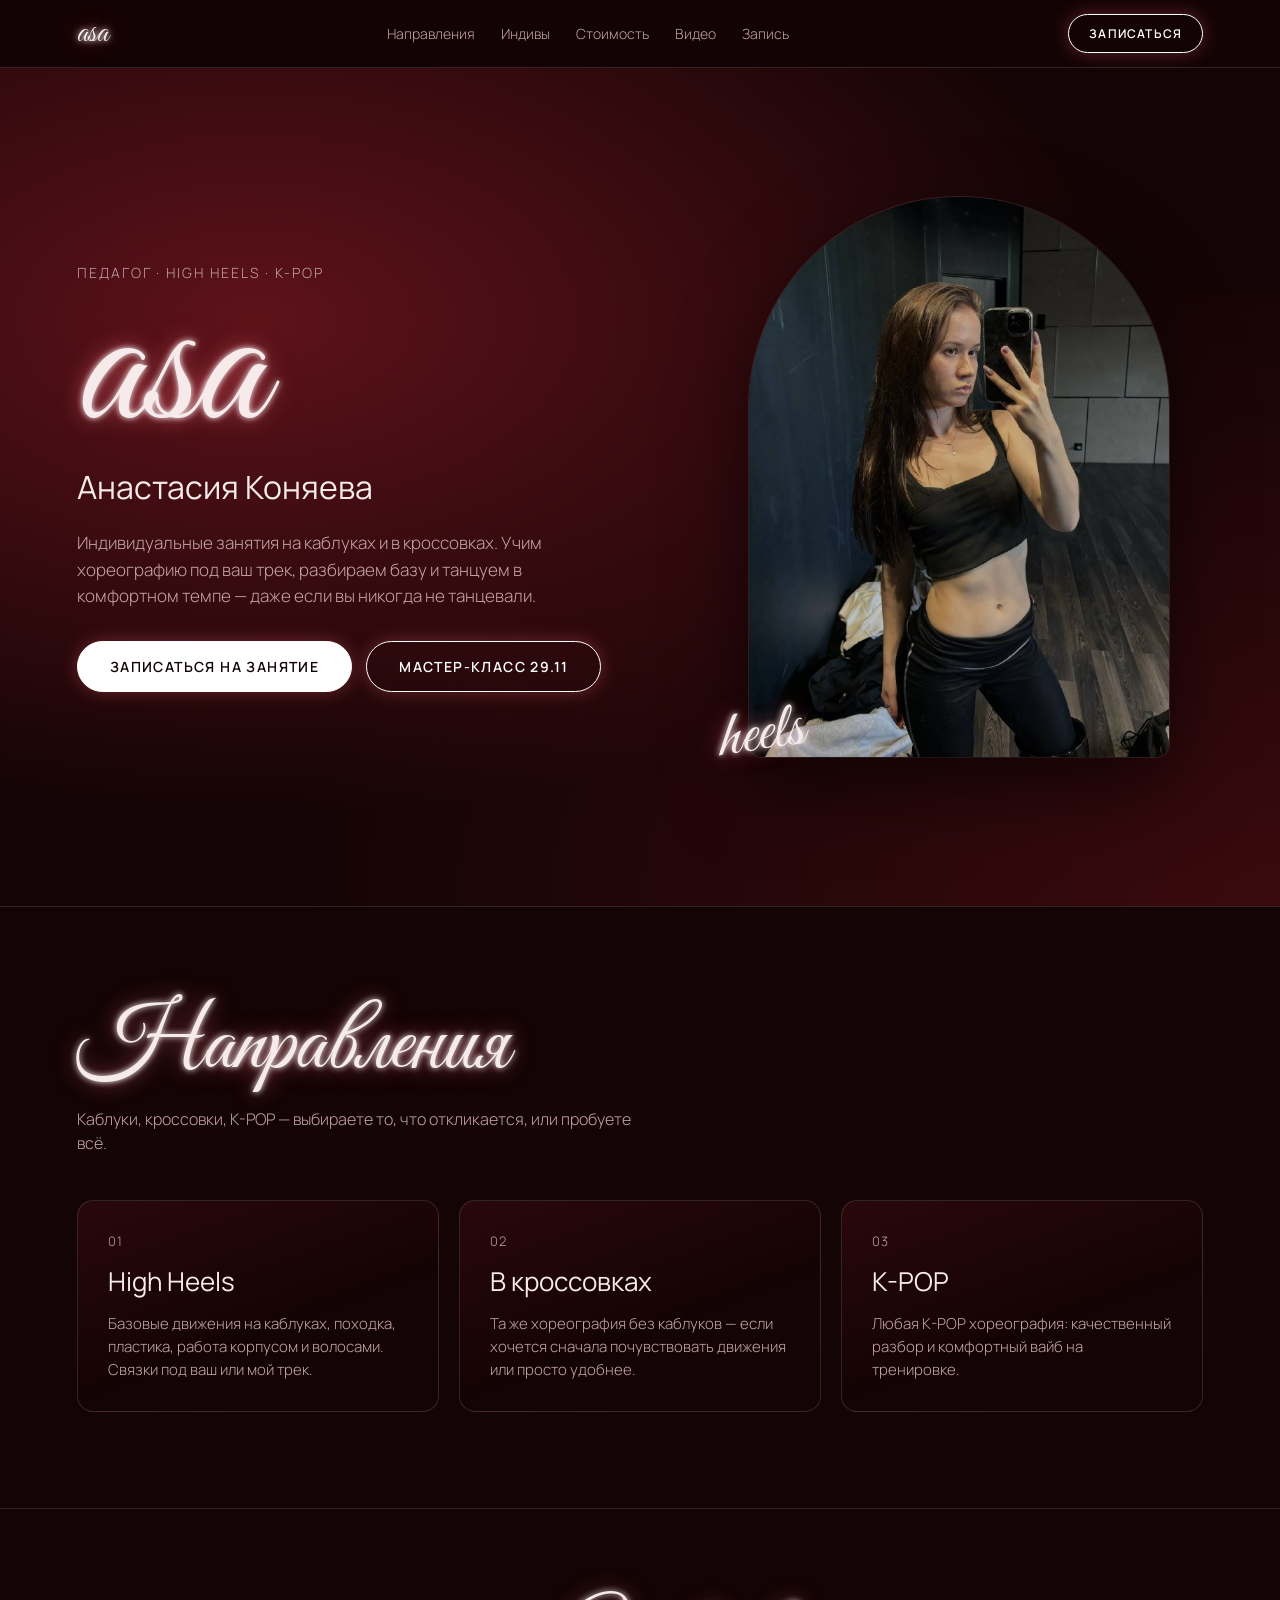
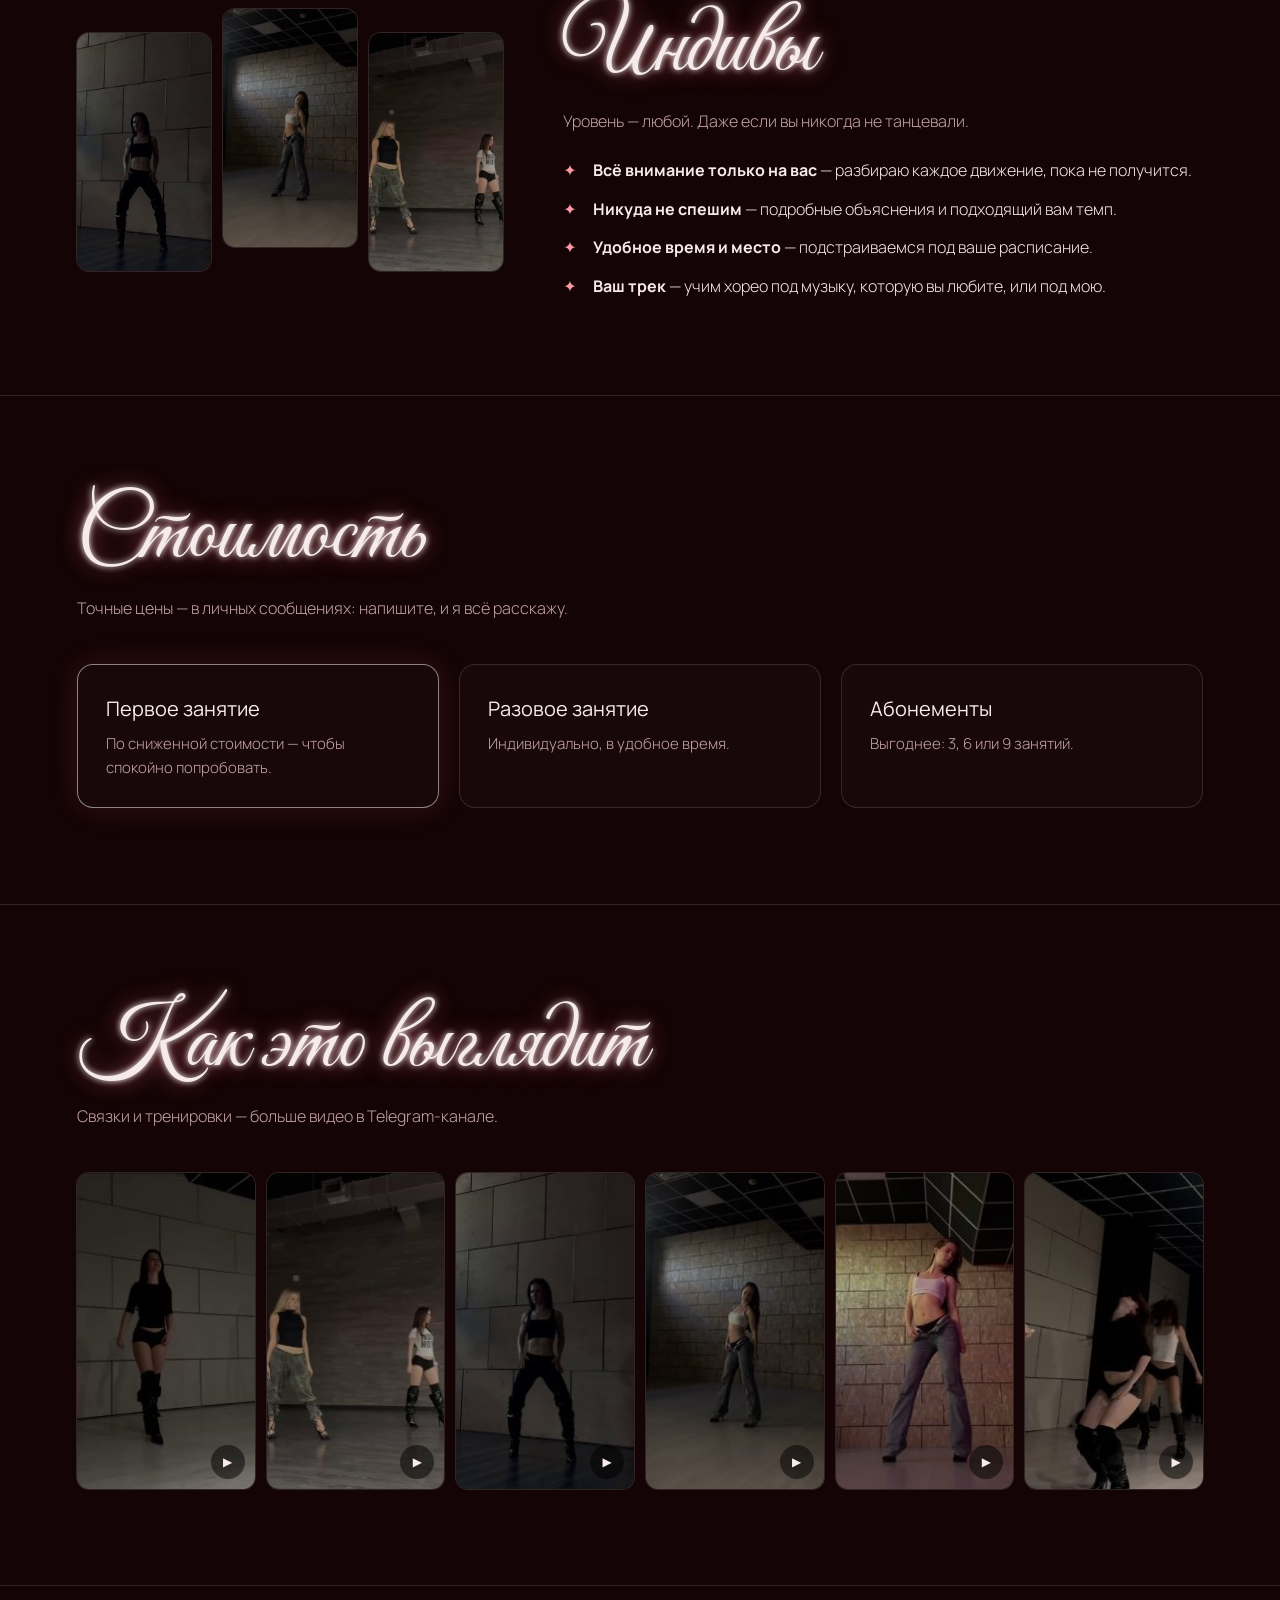
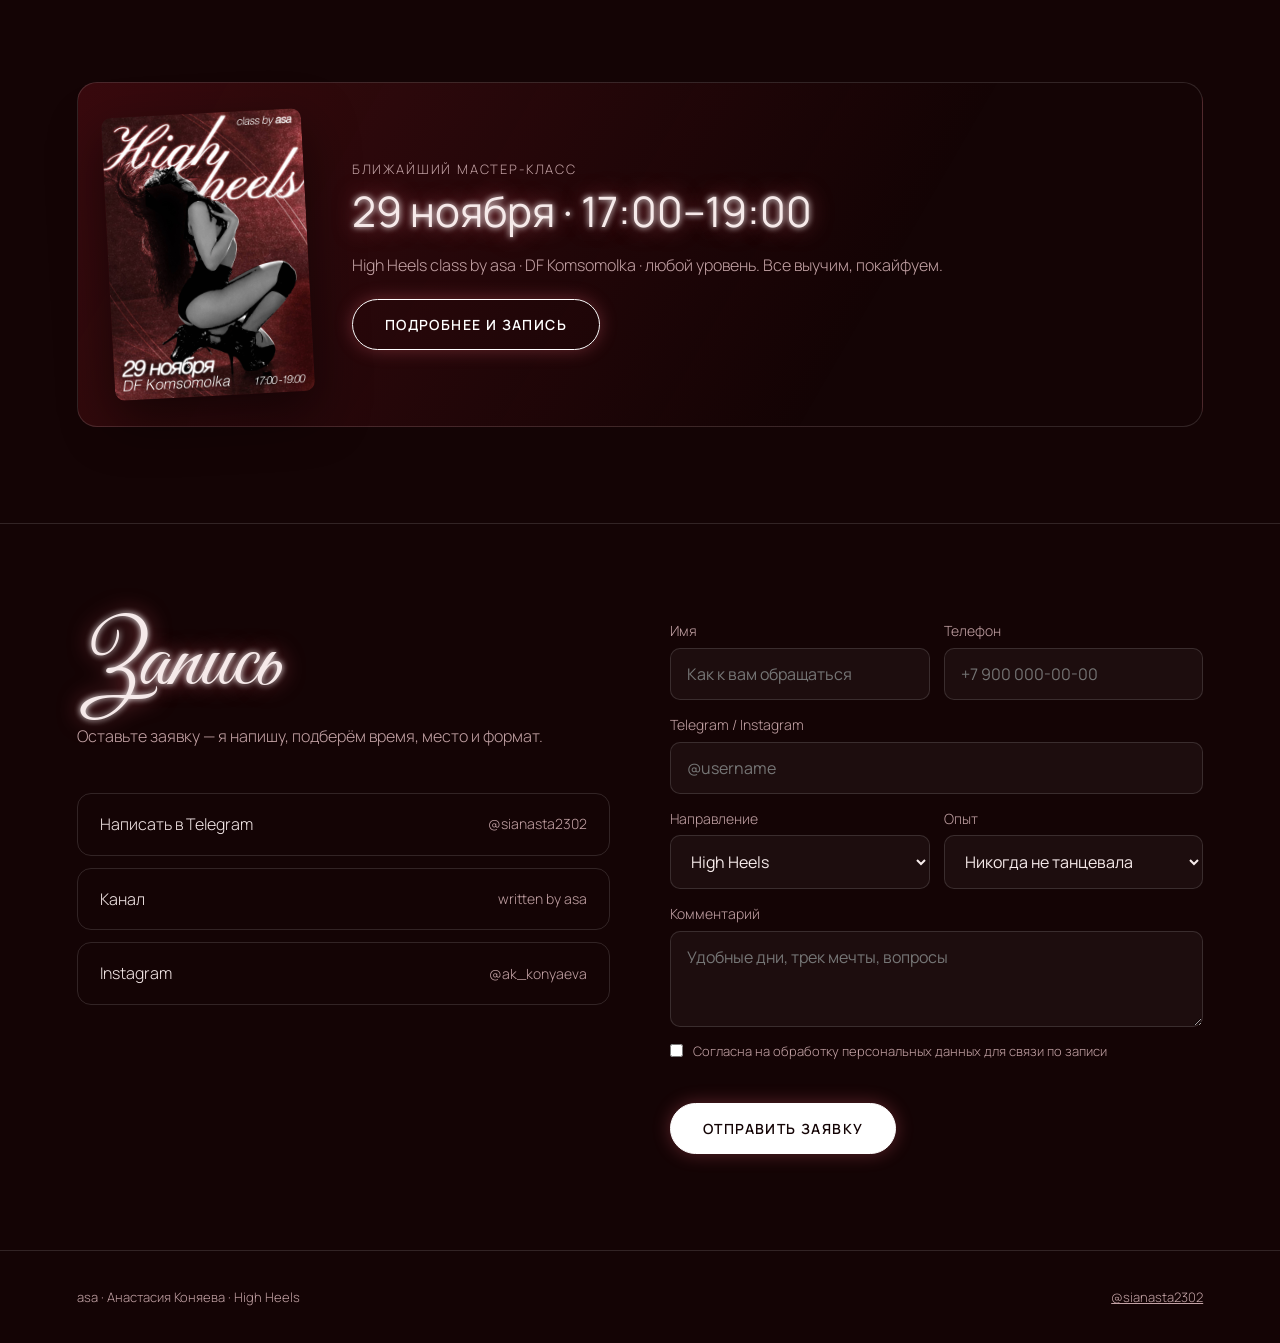
<file: asa/index.html>
<!doctype html>
<html lang="ru">
<head>
<meta charset="utf-8">
<meta name="viewport" content="width=device-width, initial-scale=1">
<title>asa — Анастасия Коняева · High Heels</title>
<meta name="description" content="Анастасия Коняева (asa) — индивидуальные занятия High Heels, хореография в кроссовках и K-POP. Любой уровень, удобное время и место.">
<meta property="og:title" content="asa — High Heels с Анастасией Коняевой">
<meta property="og:description" content="Индивидуальные занятия: каблуки, кроссовки, K-POP. Первое занятие по сниженной цене.">
<meta property="og:image" content="img/hero.jpg">
<link rel="preconnect" href="https://fonts.googleapis.com">
<link href="https://fonts.googleapis.com/css2?family=Great+Vibes&family=Manrope:wght@300;400;600&display=swap" rel="stylesheet">
<style>
:root{--bg:#140405;--bg2:#1f0709;--red:#8e1a24;--text:#f6eaea;--muted:#c4a3a6;--line:rgba(255,255,255,.13)}
*{box-sizing:border-box;margin:0;padding:0}
html{scroll-behavior:smooth}
body{background:var(--bg);color:var(--text);font-family:Manrope,system-ui,sans-serif;font-weight:300;line-height:1.55;overflow-x:hidden}
a{color:inherit}
img{display:block;max-width:100%}
.script{font-family:"Great Vibes",cursive;font-weight:400}
.glow{text-shadow:0 0 6px #fff,0 0 22px rgba(255,110,125,.65)}
.wrap{padding-left:max(16px,6vw);padding-right:max(16px,6vw)}

nav{position:sticky;top:0;z-index:10;display:flex;justify-content:space-between;align-items:center;padding:14px max(16px,6vw);background:rgba(20,4,5,.8);backdrop-filter:blur(10px);border-bottom:1px solid var(--line)}
nav .logo{font-size:32px;text-decoration:none;line-height:1}
nav .links{display:flex;gap:26px;font-size:14px}
nav .links a{text-decoration:none;color:var(--muted)}
nav .links a:hover{color:#fff}

.btn{display:inline-block;padding:15px 32px;border:1px solid #fff;border-radius:40px;background:transparent;color:#fff;font:600 14px Manrope,sans-serif;letter-spacing:.1em;text-transform:uppercase;text-decoration:none;cursor:pointer;transition:.25s;box-shadow:0 0 18px rgba(255,110,125,.3)}
.btn:hover{background:#fff;color:var(--bg)}
.btn.solid{background:#fff;color:var(--bg)}
.btn.solid:hover{background:transparent;color:#fff}

.hero{position:relative;min-height:calc(100svh - 62px);display:grid;grid-template-columns:1.2fr 1fr;gap:50px;align-items:center;padding-top:40px;padding-bottom:60px;
  background:radial-gradient(ellipse at 20% 30%,#5e121a 0%,transparent 60%),radial-gradient(ellipse at 100% 100%,#3a0a0e 0%,transparent 55%)}
.hero .kicker{font-size:14px;letter-spacing:.14em;text-transform:uppercase;color:var(--muted)}
.hero h1{font-size:clamp(96px,15vw,210px);line-height:.85;margin:10px 0 6px}
.hero .name{font-size:clamp(22px,2.6vw,32px);font-weight:400}
.hero .lead{color:var(--muted);max-width:480px;margin:18px 0 32px;font-size:17px}
.hero .cta{display:flex;gap:14px;flex-wrap:wrap}
.hero .photo{position:relative;justify-self:center;width:100%;max-width:420px}
.hero .photo img{width:100%;aspect-ratio:3/4;object-fit:cover;border-radius:220px 220px 14px 14px;box-shadow:0 30px 80px rgba(0,0,0,.6),0 0 0 1px var(--line)}
.hero .photo .sig{position:absolute;bottom:-28px;left:-30px;font-size:64px;transform:rotate(-8deg)}

section{padding:96px 0;border-top:1px solid var(--line)}
h2{font-size:clamp(56px,7vw,92px);line-height:1;margin-bottom:14px}
.sub{color:var(--muted);max-width:560px;margin-bottom:44px}

.styles{display:grid;grid-template-columns:repeat(3,1fr);gap:20px}
.style{border:1px solid var(--line);border-radius:16px;padding:30px;background:linear-gradient(160deg,rgba(142,26,36,.18),transparent 60%)}
.style .n{font-size:13px;color:var(--muted);letter-spacing:.1em}
.style h3{font-size:26px;font-weight:400;margin:10px 0 10px}
.style p{color:var(--muted);font-size:15px}

.about{display:grid;grid-template-columns:.8fr 1.2fr;gap:60px;align-items:center}
.trio{display:grid;grid-template-columns:repeat(3,1fr);gap:12px;max-width:440px}.trio img{width:100%;aspect-ratio:9/16;object-fit:cover;border-radius:12px;box-shadow:0 0 0 1px var(--line)}.trio img:nth-child(2){transform:translateY(-24px)}
.list{list-style:none;display:grid;gap:14px;margin-top:24px}
.list li{padding-left:30px;position:relative}
.list li::before{content:"✦";position:absolute;left:0;color:#ff9aa4}

.price{display:grid;grid-template-columns:repeat(auto-fit,minmax(230px,1fr));gap:20px}
.card{border:1px solid var(--line);border-radius:16px;padding:28px;background:rgba(255,255,255,.02)}
.card b{display:block;font-size:20px;font-weight:400;margin-bottom:8px}
.card p{color:var(--muted);font-size:15px}
.card.hl{border-color:rgba(255,255,255,.5);box-shadow:0 0 30px rgba(255,110,125,.15)}

.gallery{display:grid;grid-template-columns:repeat(6,1fr);gap:12px}
.gallery a{position:relative;border-radius:12px;overflow:hidden;box-shadow:0 0 0 1px var(--line)}
.gallery img{width:100%;aspect-ratio:9/16;object-fit:cover;transition:.4s;filter:saturate(.9)}
.gallery a:hover img{transform:scale(1.05);filter:none}
.gallery a::after{content:"▶";position:absolute;inset:auto 10px 10px auto;width:34px;height:34px;border-radius:50%;background:rgba(0,0,0,.5);display:grid;place-items:center;font-size:12px}

.event{display:grid;grid-template-columns:auto 1fr;gap:44px;align-items:center;border:1px solid var(--line);border-radius:20px;padding:30px;background:linear-gradient(120deg,rgba(142,26,36,.3),transparent 70%)}
.event img{width:200px;border-radius:10px;transform:rotate(-3deg);box-shadow:0 20px 50px rgba(0,0,0,.5)}
.event .date{font-size:clamp(28px,3.4vw,42px);font-weight:400}
.event p{color:var(--muted);margin:8px 0 22px}

.contact{display:grid;grid-template-columns:1fr 1fr;gap:60px}
form{display:grid;gap:14px}
label{display:grid;gap:6px;font-size:14px;color:var(--muted)}
input,select,textarea{width:100%;padding:14px 16px;border-radius:10px;border:1px solid var(--line);background:rgba(255,255,255,.04);color:var(--text);font:400 16px Manrope,sans-serif}
input:focus,select:focus,textarea:focus{outline:none;border-color:#fff}
select option{background:var(--bg)}
.row{display:grid;grid-template-columns:1fr 1fr;gap:14px}
.check{display:flex;gap:10px;align-items:flex-start;font-size:13px}
.check input{width:auto;margin-top:3px}
.err{color:#ff8b94;font-size:14px;min-height:1em}
.done{display:none;border:1px solid var(--line);border-radius:16px;padding:30px}
.done h3{font-size:46px;font-weight:400;margin-bottom:10px}
.done p{color:var(--muted)}
.socials{display:grid;gap:12px;margin-top:26px}
.socials a{display:flex;justify-content:space-between;align-items:center;padding:18px 22px;border:1px solid var(--line);border-radius:14px;text-decoration:none;transition:.2s}
.socials a:hover{border-color:#fff}
.socials span{color:var(--muted);font-size:14px}
footer{padding:36px max(16px,6vw);color:var(--muted);font-size:13px;border-top:1px solid var(--line);display:flex;justify-content:space-between;flex-wrap:wrap;gap:10px}

@media (max-width:900px){
  nav .links{display:none}
  .hero,.about,.contact{grid-template-columns:1fr}
  .hero .photo{order:-1;max-width:300px}
  .hero .photo .sig{font-size:48px;left:-10px}
  .styles{grid-template-columns:1fr}
  .gallery{grid-template-columns:repeat(3,1fr)}
  .event{grid-template-columns:1fr;text-align:left}
  .event img{width:160px}
  section{padding:68px 0}
  .row{grid-template-columns:1fr}
}
</style>
</head>
<body>

<nav>
  <a href="#" class="logo script glow">asa</a>
  <div class="links">
    <a href="#styles">Направления</a><a href="#about">Индивы</a><a href="#price">Стоимость</a><a href="#video">Видео</a><a href="#signup">Запись</a>
  </div>
  <a href="#signup" class="btn" style="padding:10px 20px;font-size:12px">Записаться</a>
</nav>

<header class="hero wrap">
  <div>
    <div class="kicker">педагог · high heels · k-pop</div>
    <h1 class="script glow">asa</h1>
    <div class="name">Анастасия Коняева</div>
    <p class="lead">Индивидуальные занятия на каблуках и в кроссовках. Учим хореографию под ваш трек, разбираем базу и танцуем в комфортном темпе — даже если вы никогда не танцевали.</p>
    <div class="cta">
      <a href="#signup" class="btn solid">Записаться на занятие</a>
      <a href="../highheels/" class="btn">Мастер-класс 29.11</a>
    </div>
  </div>
  <div class="photo">
    <img src="img/hero.jpg" alt="Анастасия Коняева в танцевальной студии">
    <div class="sig script glow">heels</div>
  </div>
</header>

<section id="styles" class="wrap">
  <h2 class="script glow">Направления</h2>
  <p class="sub">Каблуки, кроссовки, K-POP — выбираете то, что откликается, или пробуете всё.</p>
  <div class="styles">
    <div class="style"><div class="n">01</div><h3>High Heels</h3><p>Базовые движения на каблуках, походка, пластика, работа корпусом и волосами. Связки под ваш или мой трек.</p></div>
    <div class="style"><div class="n">02</div><h3>В кроссовках</h3><p>Та же хореография без каблуков — если хочется сначала почувствовать движения или просто удобнее.</p></div>
    <div class="style"><div class="n">03</div><h3>K-POP</h3><p>Любая K-POP хореография: качественный разбор и комфортный вайб на тренировке.</p></div>
  </div>
</section>

<section id="about" class="wrap">
  <div class="about">
    <div class="trio"><img src="img/v3.jpg" alt="" loading="lazy"><img src="img/v4.jpg" alt="" loading="lazy"><img src="img/v2.jpg" alt="" loading="lazy"></div>
    <div>
      <h2 class="script glow">Индивы</h2>
      <p class="sub" style="margin-bottom:0">Уровень — любой. Даже если вы никогда не танцевали.</p>
      <ul class="list">
        <li><b>Всё внимание только на вас</b> — разбираю каждое движение, пока не получится.</li>
        <li><b>Никуда не спешим</b> — подробные объяснения и подходящий вам темп.</li>
        <li><b>Удобное время и место</b> — подстраиваемся под ваше расписание.</li>
        <li><b>Ваш трек</b> — учим хорео под музыку, которую вы любите, или под мою.</li>
      </ul>
    </div>
  </div>
</section>

<section id="price" class="wrap">
  <h2 class="script glow">Стоимость</h2>
  <p class="sub">Точные цены — в личных сообщениях: напишите, и я всё расскажу.</p>
  <div class="price">
    <div class="card hl"><b>Первое занятие</b><p>По сниженной стоимости — чтобы спокойно попробовать.</p></div>
    <div class="card"><b>Разовое занятие</b><p>Индивидуально, в удобное время.</p></div>
    <div class="card"><b>Абонементы</b><p>Выгоднее: 3, 6 или 9 занятий.</p></div>
  </div>
</section>

<section id="video" class="wrap">
  <h2 class="script glow">Как это выглядит</h2>
  <p class="sub">Связки и тренировки — больше видео в Telegram-канале.</p>
  <div class="gallery">
    <a href="https://t.me/writtenbyasa23/5351" target="_blank" rel="noopener"><img src="img/v1.jpg" alt="Видео: хилс" loading="lazy"></a>
    <a href="https://t.me/writtenbyasa23/5390" target="_blank" rel="noopener"><img src="img/v2.jpg" alt="Видео: связка" loading="lazy"></a>
    <a href="https://t.me/writtenbyasa23/5438" target="_blank" rel="noopener"><img src="img/v3.jpg" alt="Видео: хилс" loading="lazy"></a>
    <a href="https://t.me/writtenbyasa23/5485" target="_blank" rel="noopener"><img src="img/v4.jpg" alt="Видео: связка" loading="lazy"></a>
    <a href="https://t.me/writtenbyasa23/5485" target="_blank" rel="noopener"><img src="img/v5.jpg" alt="Видео: связка" loading="lazy"></a>
    <a href="https://t.me/writtenbyasa23/5351" target="_blank" rel="noopener"><img src="img/v6.jpg" alt="Видео: хилс" loading="lazy"></a>
  </div>
</section>

<section class="wrap">
  <div class="event">
    <img src="img/poster.jpg" alt="Афиша мастер-класса High Heels">
    <div>
      <div class="kicker" style="font-size:13px;letter-spacing:.14em;text-transform:uppercase;color:var(--muted)">ближайший мастер-класс</div>
      <div class="date glow">29 ноября · 17:00–19:00</div>
      <p>High Heels class by asa · DF Komsomolka · любой уровень. Все выучим, покайфуем.</p>
      <a href="../highheels/" class="btn">Подробнее и запись</a>
    </div>
  </div>
</section>

<section id="signup" class="wrap">
  <div class="contact">
    <div>
      <h2 class="script glow">Запись</h2>
      <p class="sub">Оставьте заявку — я напишу, подберём время, место и формат.</p>
      <div class="socials">
        <a href="https://t.me/sianasta2302" target="_blank" rel="noopener">Написать в Telegram <span>@sianasta2302</span></a>
        <a href="https://t.me/writtenbyasa23" target="_blank" rel="noopener">Канал <span>written by asa</span></a>
        <a href="https://www.instagram.com/ak_konyaeva/" target="_blank" rel="noopener">Instagram <span>@ak_konyaeva</span></a>
      </div>
    </div>
    <div>
      <form id="form" novalidate>
        <div class="row">
          <label>Имя<input name="name" required autocomplete="name" placeholder="Как к вам обращаться"></label>
          <label>Телефон<input name="phone" type="tel" required autocomplete="tel" placeholder="+7 900 000-00-00"></label>
        </div>
        <label>Telegram / Instagram<input name="nick" placeholder="@username"></label>
        <div class="row">
          <label>Направление
            <select name="format"><option>High Heels</option><option>В кроссовках</option><option>K-POP</option><option>Пока не знаю</option></select>
          </label>
          <label>Опыт
            <select name="level"><option>Никогда не танцевала</option><option>Немного занималась</option><option>Танцую регулярно</option></select>
          </label>
        </div>
        <label>Комментарий<textarea name="comment" rows="3" placeholder="Удобные дни, трек мечты, вопросы"></textarea></label>
        <label class="check"><input type="checkbox" name="agree" required> Согласна на обработку персональных данных для связи по записи</label>
        <input name="website" tabindex="-1" autocomplete="off" style="position:absolute;left:-9999px" aria-hidden="true">
        <div class="err" id="err"></div>
        <button class="btn solid" type="submit" style="justify-self:start">Отправить заявку</button>
      </form>
      <div class="done" id="ok">
        <h3 class="script glow">Спасибо!</h3>
        <p>Заявка у меня. Скоро напишу, чтобы договориться о занятии.</p>
      </div>
      <div class="done" id="fb">
        <h3 class="script glow">Почти готово</h3>
        <p>Что-то пошло не так с отправкой — напишите мне напрямую, текст заявки уже скопирован.</p>
        <a class="btn" id="tg" target="_blank" rel="noopener" style="margin-top:18px">Написать в Telegram</a>
      </div>
    </div>
  </div>
</section>

<footer><span>asa · Анастасия Коняева · High Heels</span><a href="https://t.me/sianasta2302">@sianasta2302</a></footer>

<script>
const ENDPOINT = "https://script.google.com/macros/s/AKfycbwc1zvNOUbDKXYahkYxCj3rjeWWDoOrJK1Tj-VvQYAAW6Ah20py5TM709T4vVgpR8_vEg/exec";
const TELEGRAM = "sianasta2302";
const f=document.getElementById('form'),err=document.getElementById('err');
f.addEventListener('submit',async e=>{
  e.preventDefault();
  const d=Object.fromEntries(new FormData(f));
  if(!d.name.trim()) return err.textContent='Укажите имя';
  if(d.phone.replace(/\D/g,'').length<10) return err.textContent='Проверьте телефон';
  if(!d.agree) return err.textContent='Нужно согласие на обработку данных';
  err.textContent='';
  if(d.website) return show('ok');
  const payload={...d,comment:`[САЙТ asa · индивидуальное] Направление: ${d.format}`+(d.comment?`\n${d.comment}`:'')};
  const btn=f.querySelector('button');btn.disabled=true;btn.textContent='Отправляем…';
  try{
    const r=await fetch(ENDPOINT,{method:'POST',headers:{'Content-Type':'text/plain;charset=utf-8'},body:JSON.stringify(payload)});
    if((await r.json()).ok) return show('ok');
  }catch(_){}
  const msg=`Здравствуйте! Хочу на индивидуальное занятие.\nИмя: ${d.name}\nТелефон: ${d.phone}${d.nick?`\nНик: ${d.nick}`:''}\nНаправление: ${d.format}\nОпыт: ${d.level}${d.comment?`\nКомментарий: ${d.comment}`:''}`;
  try{await navigator.clipboard.writeText(msg)}catch(_){}
  document.getElementById('tg').href=`https://t.me/${TELEGRAM}?text=${encodeURIComponent(msg)}`;
  show('fb');
});
function show(id){f.style.display='none';const el=document.getElementById(id);el.style.display='block';el.scrollIntoView({behavior:'smooth',block:'center'})}
</script>
</body>
</html>
</file>
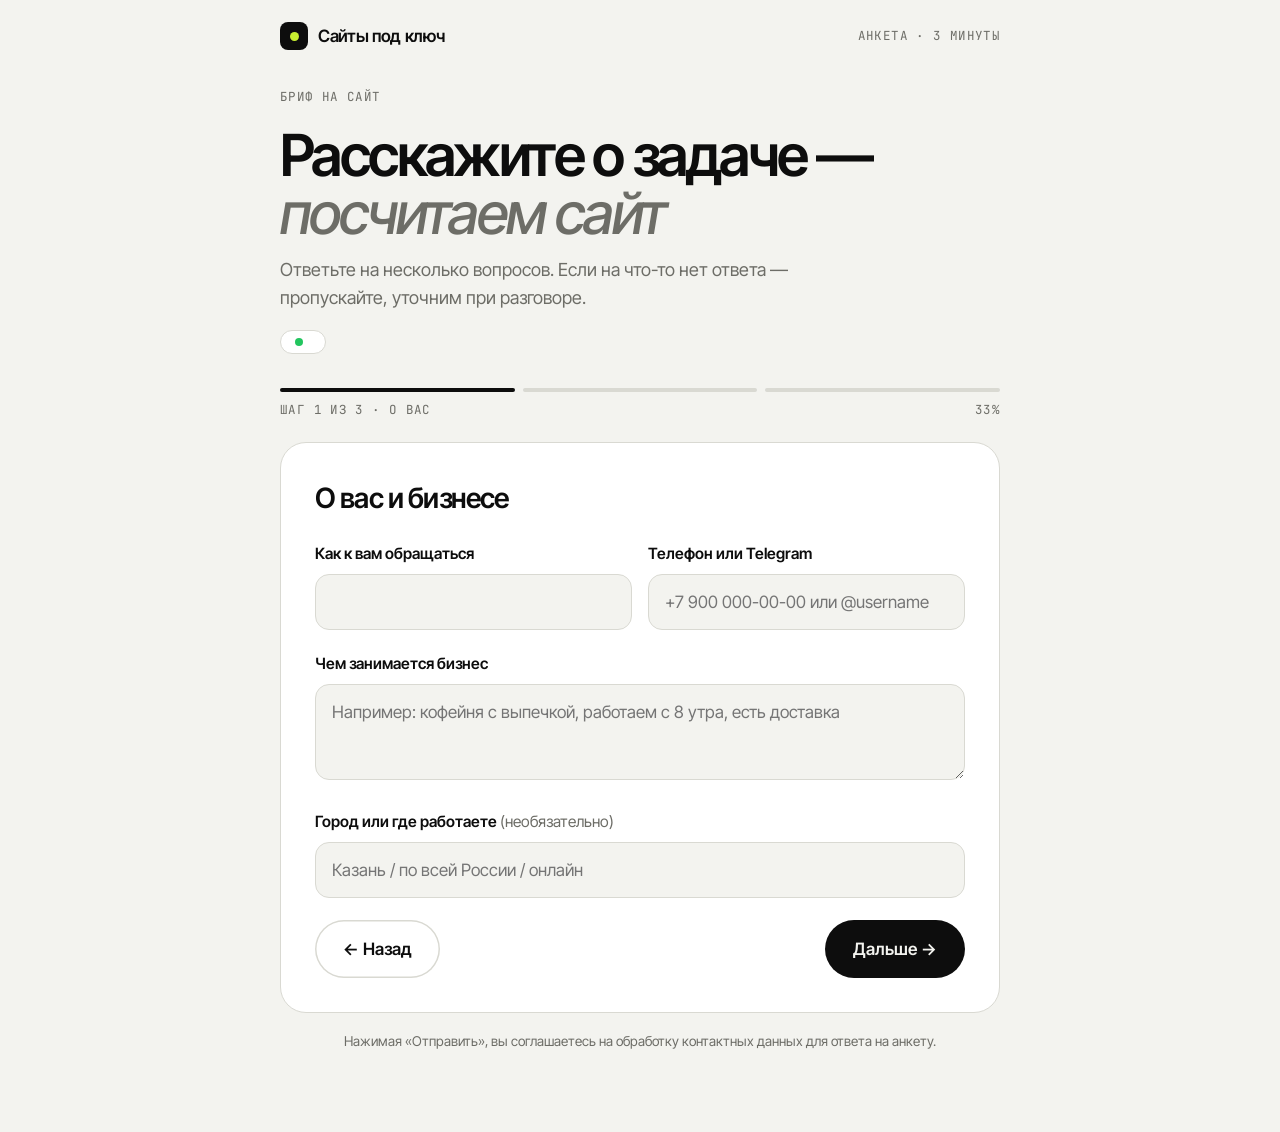
<file: brief/index.html>
<!doctype html>
<html lang="ru">
<head>
<meta charset="utf-8">
<meta name="viewport" content="width=device-width, initial-scale=1">
<title>Анкета на сайт — Сайты под ключ</title>
<meta name="description" content="Короткая анкета: расскажите о бизнесе и задаче, а мы вернёмся с расчётом стоимости и сроков.">
<meta name="robots" content="noindex">
<meta name="theme-color" content="#0d0d0d">
<link rel="preconnect" href="https://fonts.googleapis.com">
<link rel="preconnect" href="https://fonts.gstatic.com" crossorigin>
<link href="https://fonts.googleapis.com/css2?family=Inter+Tight:ital,wght@0,400;0,500;0,600;0,700;1,500&family=JetBrains+Mono:wght@400;500&display=swap" rel="stylesheet">
<style>
:root{--paper:#f3f3ef;--white:#fff;--ink:#0d0d0d;--gray:#6d6d67;--line:#d9d9d2;--lime:#c8f031;--ease:cubic-bezier(.2,.8,.2,1)}
*{box-sizing:border-box;margin:0;padding:0}
body{font-family:"Inter Tight",system-ui,sans-serif;background:var(--paper);color:var(--ink);font-size:17px;line-height:1.55;-webkit-font-smoothing:antialiased;min-height:100vh}
a{color:inherit}
button{font:inherit;color:inherit}
:focus-visible{outline:2px solid var(--ink);outline-offset:3px;border-radius:6px}
.mono{font-family:"JetBrains Mono",monospace;font-size:12.5px;letter-spacing:.03em;text-transform:uppercase;color:var(--gray)}
.top{max-width:760px;margin:0 auto;padding:22px 20px;display:flex;justify-content:space-between;align-items:center;gap:16px}
.logo{display:flex;align-items:center;gap:10px;text-decoration:none;font-weight:600;letter-spacing:-.02em}
.logo .mark{width:28px;height:28px;border-radius:8px;background:var(--ink);display:grid;place-items:center}
.logo .mark i{width:9px;height:9px;border-radius:50%;background:var(--lime)}
.wrap{max-width:760px;margin:0 auto;padding:10px 20px 80px}
h1{font-size:clamp(36px,6vw,58px);font-weight:600;letter-spacing:-.045em;line-height:1;margin:18px 0 14px}
h1 em{font-style:italic;font-weight:500;color:var(--gray)}
.lead{color:var(--gray);font-size:18px;max-width:560px}
.from{display:inline-flex;align-items:center;gap:8px;margin-top:18px;padding:7px 14px;border-radius:999px;background:var(--white);border:1px solid var(--line);font-size:14px}
.from i{width:8px;height:8px;border-radius:50%;background:#22c55e}
.progress{margin:34px 0 8px;display:grid;grid-template-columns:repeat(3,1fr);gap:8px}
.progress span{height:4px;border-radius:4px;background:var(--line);transition:background .4s var(--ease)}
.progress span.on{background:var(--ink)}
.steplbl{display:flex;justify-content:space-between;margin-bottom:22px}
.card{background:var(--white);border:1px solid var(--line);border-radius:26px;padding:34px}
.step[hidden]{display:none}
.step h2{font-size:28px;letter-spacing:-.03em;font-weight:600;margin-bottom:22px}
.f{margin-bottom:22px}
.f > label,.f > .lbl{display:block;font-weight:600;font-size:15.5px;margin-bottom:8px}
.f .hint{font-weight:400;color:var(--gray)}
input[type=text],input[type=tel],textarea,select{width:100%;font:inherit;padding:14px 16px;border:1.5px solid var(--line);border-radius:14px;background:var(--paper);color:var(--ink);transition:border-color .2s,background .2s}
textarea{min-height:96px;resize:vertical}
input:focus,textarea:focus,select:focus{outline:none;border-color:var(--ink);background:var(--white)}
.f.bad input,.f.bad textarea{border-color:#d33}
.err{display:none;color:#c92a2a;font-size:14px;margin-top:6px}
.f.bad .err{display:block}
.chips{display:flex;flex-wrap:wrap;gap:8px}
.chips input{position:absolute;opacity:0;pointer-events:none}
.chips label{display:inline-flex;align-items:center;gap:8px;padding:10px 16px;border:1.5px solid var(--line);border-radius:999px;cursor:pointer;font-weight:500;font-size:15px;background:var(--white);transition:.2s}
.chips label:hover{border-color:#aaa}
.chips input:checked + label{background:var(--ink);color:var(--paper);border-color:var(--ink)}
.chips input:focus-visible + label{outline:2px solid var(--ink);outline-offset:2px}
.row2{display:grid;grid-template-columns:1fr 1fr;gap:16px}
.nav{display:flex;justify-content:space-between;gap:12px;margin-top:10px}
.btn{position:relative;display:inline-flex;align-items:center;justify-content:center;gap:10px;padding:16px 28px;border-radius:999px;border:0;background:var(--ink);color:var(--paper);font-weight:600;cursor:pointer;overflow:hidden;isolation:isolate;transition:transform .2s}
.btn::before{content:"";position:absolute;inset:0;background:var(--lime);transform:translateY(101%);transition:transform .4s var(--ease);z-index:-1}
.btn:hover::before{transform:none}
.btn:hover{color:var(--ink)}
.btn.ghost{background:transparent;color:var(--ink);box-shadow:inset 0 0 0 1.5px var(--line)}
.btn.ghost::before{background:var(--paper)}
.btn:disabled{opacity:.5;cursor:wait}
.hp{position:absolute;left:-9999px}
.status{display:none;margin-top:16px;padding:14px 18px;border-radius:14px;background:#fdecea;color:#b42318;font-size:15px}
.done{display:none;text-align:center;padding:30px 10px}
.done .ic{width:76px;height:76px;border-radius:50%;background:var(--lime);display:grid;place-items:center;margin:0 auto 20px;font-size:32px}
.done h2{font-size:34px;letter-spacing:-.03em;font-weight:600;margin-bottom:10px}
.done p{color:var(--gray);max-width:440px;margin:0 auto 24px}
.note{color:var(--gray);font-size:13.5px;margin-top:18px;text-align:center}
@media (max-width:620px){.card{padding:22px;border-radius:20px}.row2{grid-template-columns:1fr}.nav .btn{flex:1}.step h2{font-size:24px}}
@media (prefers-reduced-motion:reduce){*{transition:none!important}}
</style>
</head>
<body>
<header class="top">
  <a class="logo" href="../"><span class="mark"><i></i></span>Сайты под ключ</a>
  <span class="mono">Анкета · 3 минуты</span>
</header>

<main class="wrap">
  <span class="mono">Бриф на сайт</span>
  <h1>Расскажите о задаче — <em>посчитаем сайт</em></h1>
  <p class="lead">Ответьте на несколько вопросов. Если на что-то нет ответа — пропускайте, уточним при разговоре.</p>
  <div class="from" id="from" hidden><i></i><span></span></div>

  <div class="progress" aria-hidden="true"><span class="on"></span><span></span><span></span></div>
  <div class="steplbl"><span class="mono" id="stepName">Шаг 1 из 3 · О вас</span><span class="mono" id="stepPct">33%</span></div>

  <div class="card">
    <form id="bf" novalidate>
      <p class="hp" aria-hidden="true"><label>Не заполняйте: <input name="website" tabindex="-1" autocomplete="off"></label></p>

      <section class="step" data-step="1">
        <h2>О вас и бизнесе</h2>
        <div class="row2">
          <div class="f"><label for="name">Как к вам обращаться</label><input type="text" id="name" name="name" autocomplete="name" required><div class="err">Укажите имя</div></div>
          <div class="f"><label for="contact">Телефон или Telegram</label><input type="text" id="contact" name="contact" placeholder="+7 900 000-00-00 или @username" required><div class="err">Укажите, как с вами связаться</div></div>
        </div>
        <div class="f"><label for="business">Чем занимается бизнес</label><textarea id="business" name="business" placeholder="Например: кофейня с выпечкой, работаем с 8 утра, есть доставка" required></textarea><div class="err">Пара слов о бизнесе поможет посчитать точнее</div></div>
        <div class="f"><label for="city">Город или где работаете <span class="hint">(необязательно)</span></label><input type="text" id="city" name="city" placeholder="Казань / по всей России / онлайн"></div>
      </section>

      <section class="step" data-step="2" hidden>
        <h2>Каким должен быть сайт</h2>
        <div class="f"><span class="lbl">Что нужно</span>
          <div class="chips" role="radiogroup" aria-label="Тип сайта">
            <input type="radio" name="plan" id="p1" value="Визитка"><label for="p1">Визитка</label>
            <input type="radio" name="plan" id="p2" value="Лендинг" checked><label for="p2">Лендинг</label>
            <input type="radio" name="plan" id="p3" value="Многостраничный сайт"><label for="p3">Многостраничный</label>
            <input type="radio" name="plan" id="p4" value="Доработка сайта"><label for="p4">Доработать текущий</label>
            <input type="radio" name="plan" id="p5" value="Пока не знаю"><label for="p5">Не знаю, подскажите</label>
          </div>
        </div>
        <div class="f"><label for="goal">Что должен делать посетитель на сайте</label><textarea id="goal" name="goal" placeholder="Оставить заявку, записаться, заказать доставку, позвонить…"></textarea></div>
        <div class="f"><span class="lbl">Какие функции пригодятся <span class="hint">(можно несколько)</span></span>
          <div class="chips">
            <input type="checkbox" name="features" id="ft1" value="Заявки в Telegram"><label for="ft1">Заявки в Telegram</label>
            <input type="checkbox" name="features" id="ft2" value="Онлайн-запись"><label for="ft2">Онлайн-запись</label>
            <input type="checkbox" name="features" id="ft3" value="Корзина и заказ"><label for="ft3">Корзина и заказ</label>
            <input type="checkbox" name="features" id="ft4" value="Калькулятор стоимости"><label for="ft4">Калькулятор</label>
            <input type="checkbox" name="features" id="ft5" value="Галерея работ"><label for="ft5">Галерея работ</label>
            <input type="checkbox" name="features" id="ft6" value="Цены / прайс"><label for="ft6">Цены / прайс</label>
            <input type="checkbox" name="features" id="ft7" value="Отзывы"><label for="ft7">Отзывы</label>
            <input type="checkbox" name="features" id="ft8" value="Карта и контакты"><label for="ft8">Карта и контакты</label>
            <input type="checkbox" name="features" id="ft9" value="Тексты под ключ"><label for="ft9">Нужны тексты</label>
          </div>
        </div>
        <div class="f"><label for="current">Есть ли сайт сейчас <span class="hint">(ссылка, если есть)</span></label><input type="text" id="current" name="current" placeholder="нет / https://…"></div>
      </section>

      <section class="step" data-step="3" hidden>
        <h2>Детали</h2>
        <div class="f"><label for="likes">Сайты, которые нравятся, или пожелания по стилю</label><textarea id="likes" name="likes" placeholder="Ссылки, цвета, «строго и дорого», «ярко и дружелюбно»…"></textarea></div>
        <div class="f"><span class="lbl">Что уже есть</span>
          <div class="chips">
            <input type="checkbox" name="materials" id="m1" value="Логотип"><label for="m1">Логотип</label>
            <input type="checkbox" name="materials" id="m2" value="Фото"><label for="m2">Фото</label>
            <input type="checkbox" name="materials" id="m3" value="Тексты"><label for="m3">Тексты</label>
            <input type="checkbox" name="materials" id="m4" value="Ничего нет"><label for="m4">Пока ничего</label>
          </div>
        </div>
        <div class="row2">
          <div class="f"><label for="deadline">Когда нужен сайт</label>
            <select id="deadline" name="deadline"><option value="">Не важно</option><option>Как можно скорее</option><option>В течение недели</option><option>В течение месяца</option><option>Пока присматриваюсь</option></select>
          </div>
          <div class="f"><label for="budget">Ориентир по бюджету</label>
            <select id="budget" name="budget"><option value="">Не знаю</option><option>До 15 000 ₽</option><option>15–30 000 ₽</option><option>30–60 000 ₽</option><option>Больше 60 000 ₽</option></select>
          </div>
        </div>
        <div class="f"><label for="extra">Что ещё важно знать <span class="hint">(необязательно)</span></label><textarea id="extra" name="extra"></textarea></div>
      </section>

      <div class="nav" id="nav">
        <button class="btn ghost" type="button" id="back" hidden>← Назад</button>
        <button class="btn" type="button" id="next" style="margin-left:auto">Дальше →</button>
      </div>
      <div class="status" id="status" role="alert"></div>
    </form>

    <div class="done" id="done" role="status">
      <div class="ic">✓</div>
      <h2>Анкета отправлена</h2>
      <p>Спасибо! Изучим задачу и свяжемся с вами в течение дня, чтобы уточнить детали и назвать стоимость.</p>
      <a class="btn" href="../">Посмотреть примеры работ →</a>
    </div>
  </div>
  <p class="note">Нажимая «Отправить», вы соглашаетесь на обработку контактных данных для ответа на анкету.</p>
</main>

<script>
const API='https://saity-pod-klyuch.demo-coffee.workers.dev/api/brief';
const $=id=>document.getElementById(id);
const steps=[...document.querySelectorAll('.step')],bars=[...document.querySelectorAll('.progress span')];
const NAMES=['О вас','О сайте','Детали'];
let cur=1;
// Ссылка менеджера: …/brief/?m=Петя
const m=(new URLSearchParams(location.search).get('m')||'').trim().slice(0,60);
if(m){const f=$('from');f.hidden=false;f.querySelector('span').textContent='Анкету прислал(а): '+m}

function show(n){
  cur=n;steps.forEach(s=>s.hidden=+s.dataset.step!==n);
  bars.forEach((b,i)=>b.classList.toggle('on',i<n));
  $('stepName').textContent=`Шаг ${n} из 3 · ${NAMES[n-1]}`;$('stepPct').textContent=Math.round(n/3*100)+'%';
  $('back').hidden=n===1;$('next').textContent=n===3?'Отправить анкету →':'Дальше →';
  const first=steps[n-1].querySelector('input:not([type=radio]):not([type=checkbox]),textarea');
  if(first&&n>1)first.focus({preventScroll:true});
  window.scrollTo({top:document.querySelector('.progress').offsetTop-20,behavior:matchMedia('(prefers-reduced-motion:reduce)').matches?'auto':'smooth'});
}
function validStep(n){
  let first=null;
  steps[n-1].querySelectorAll('[required]').forEach(i=>{const bad=!i.value.trim();i.closest('.f').classList.toggle('bad',bad);if(bad&&!first)first=i});
  if(first){first.focus();return false}return true;
}
document.querySelectorAll('[required]').forEach(i=>i.addEventListener('input',()=>i.closest('.f').classList.remove('bad')));
$('back').onclick=()=>show(cur-1);
$('next').onclick=async()=>{
  if(!validStep(cur))return;
  if(cur<3)return show(cur+1);
  const fd=new FormData($('bf')),data={m};
  for(const [k,v] of fd.entries()){if(k==='features'||k==='materials'){(data[k]=data[k]||[]).push(v)}else data[k]=v}
  const btn=$('next');btn.disabled=true;btn.textContent='Отправляю…';$('status').style.display='none';
  try{
    const r=await fetch(API,{method:'POST',headers:{'Content-Type':'application/json'},body:JSON.stringify(data)});
    const res=await r.json().catch(()=>({}));
    if(!r.ok||!res.ok)throw new Error(res.error||r.status);
    $('bf').style.display='none';document.querySelector('.steplbl').style.display='none';document.querySelector('.progress').style.display='none';$('done').style.display='block';
  }catch(e){
    $('status').textContent='Не получилось отправить. Проверьте интернет и попробуйте ещё раз через минуту.';$('status').style.display='block';
  }finally{btn.disabled=false;if(cur===3)btn.textContent='Отправить анкету →'}
};
</script>
</body>
</html>
</file>
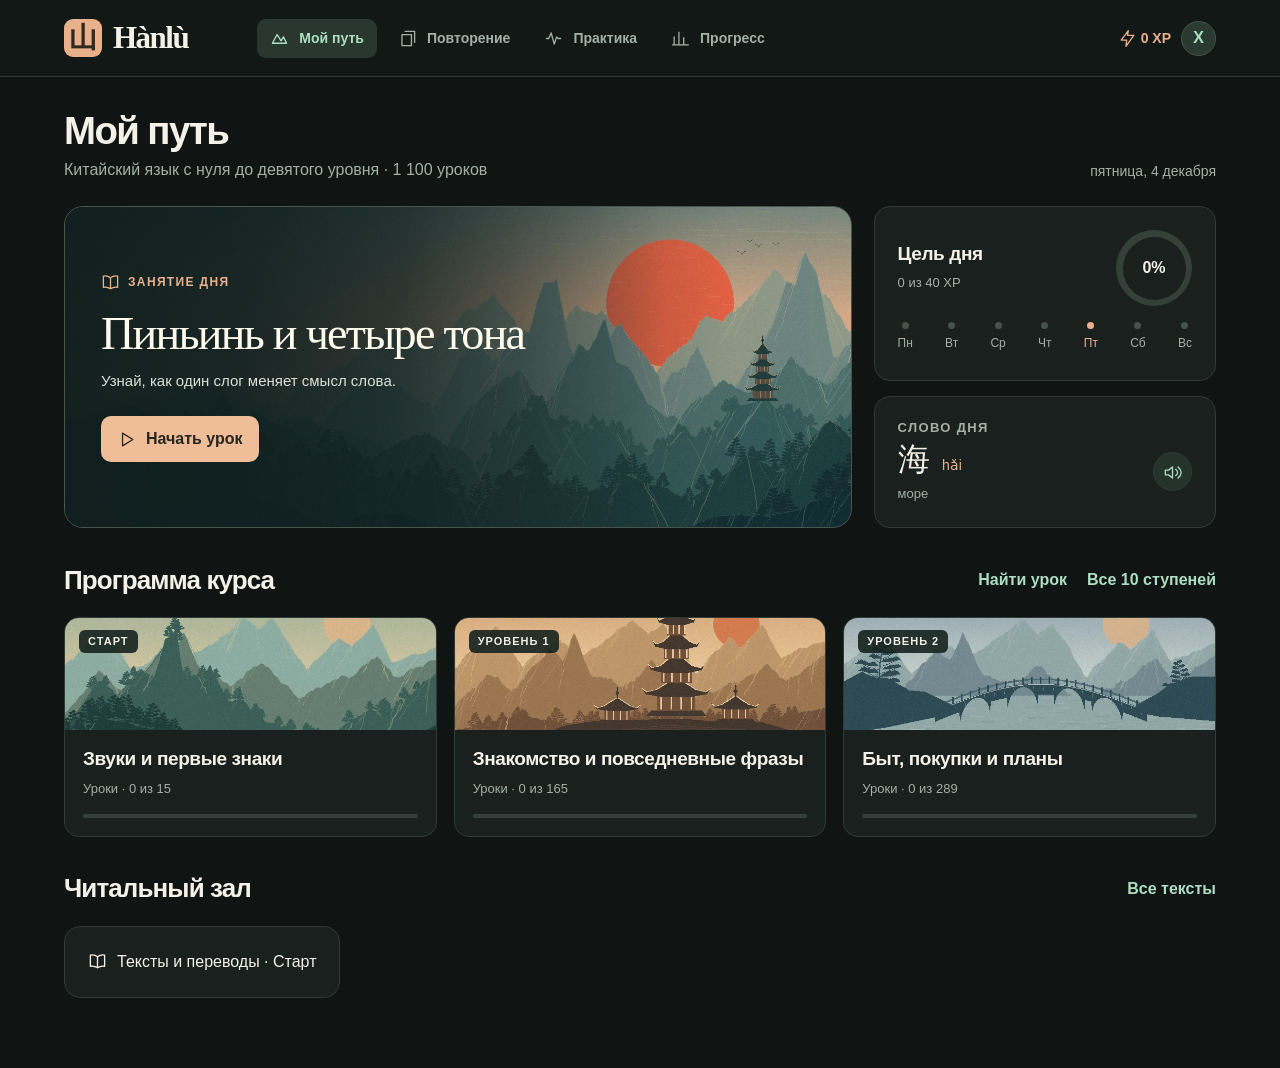
<file: chinese/index.html>
<!doctype html><html lang="ru"><head><meta charset="utf-8"><meta name="viewport" content="width=device-width,initial-scale=1,viewport-fit=cover"><meta name="theme-color" content="#101514"><title>Hànlù — китайский язык</title><link rel="stylesheet" href="style.css"><link rel="manifest" href="./manifest.webmanifest"><link rel="apple-touch-icon" sizes="180x180" href="./icon-180.png"><link rel="icon" href="./icon-192.png"><meta name="apple-mobile-web-app-title" content="Hànlù"><meta name="apple-mobile-web-app-capable" content="yes"><meta name="mobile-web-app-capable" content="yes"></head><body><header><div class="head"><a href="#path" class="brand"><b lang="zh">山</b> Hànlù</a><nav id="nav"></nav><div class="user"><span id="xp"></span><button class="avatar" aria-label="Настройки" onclick="settings()">X</button></div></div></header><main id="main"></main><dialog id="modal"><button class="close" onclick="closePop()" aria-label="Закрыть">×</button><article id="inside"></article></dialog><div id="toast" role="status"></div><script src="course.js"></script><script src="reading.js"></script><script src="lexicon.js"></script><script src="practice.js"></script><script src="workshops.js"></script><script src="legacy-notes.js"></script><script src="curriculum-data.js"></script><script src="contexts.js"></script><script src="extend.js"></script><script src="lesson-room.js"></script><script src="pinyin-lab.js"></script><script src="roleplay.js"></script><script src="app.js"></script><script src="catalog.js"></script><script>render()</script></body></html>
</file>
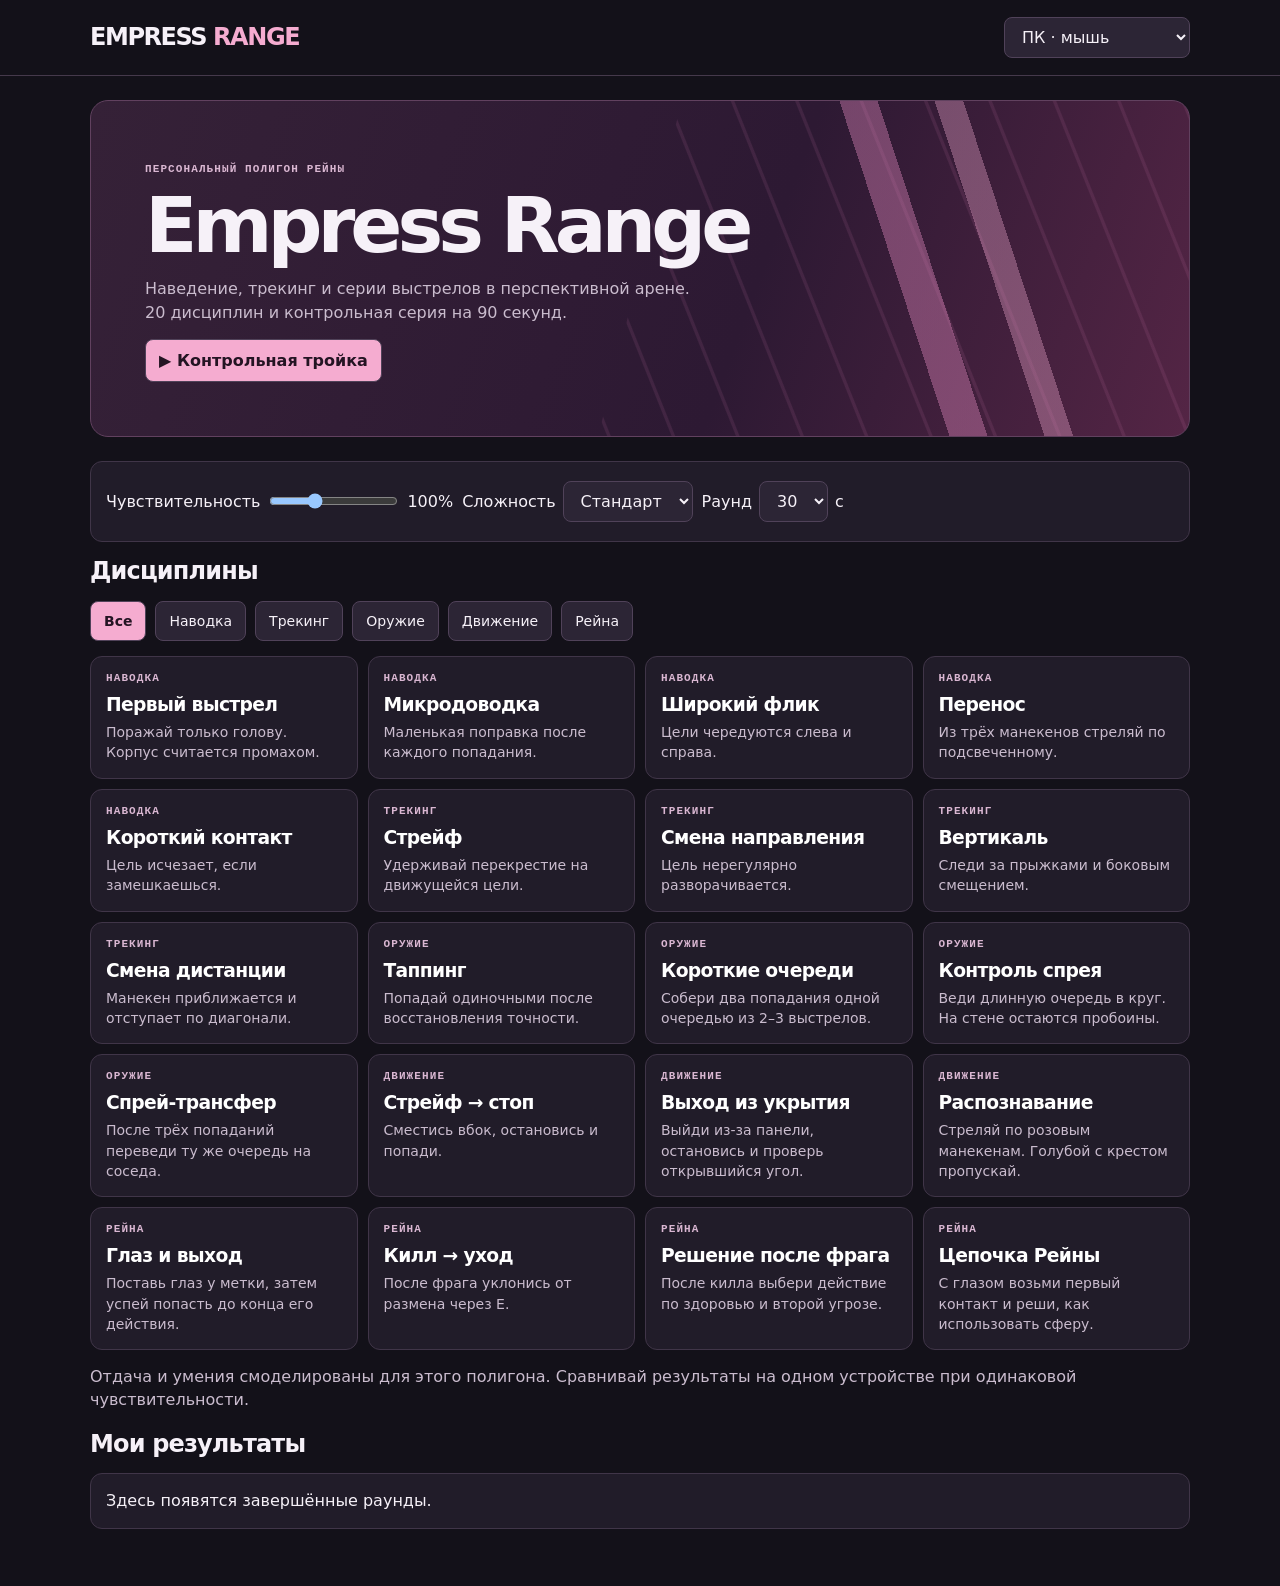
<file: empress/index.html>
<!doctype html><html lang="ru"><meta charset="utf-8"><meta name="viewport" content="width=device-width,initial-scale=1,viewport-fit=cover"><meta name="theme-color" content="#16131e"><title>Empress Range · тренировка Рейны</title><style>
*{box-sizing:border-box}body{margin:0;background:#131119;color:#f6f1f8;font:16px/1.45 system-ui,sans-serif;color-scheme:dark}button,select,input{font:inherit}button,select{border:1px solid #504259;border-radius:8px;background:#2c2535;color:inherit;padding:9px 13px;cursor:pointer}button:hover,button:focus-visible{border-color:#f49aca}.primary,.sel{background:#f5acd0;color:#241423;font-weight:750}.wrap{width:min(1100px,calc(100% - 32px));margin:auto}header{padding:17px 0;border-bottom:1px solid #45394b}.bar,.row,.tools{display:flex;flex-wrap:wrap;gap:9px;align-items:center}.bar{justify-content:space-between}.brand{font-weight:900;letter-spacing:-.06em;font-size:24px}.brand i{color:#f5acd0;font-style:normal}.hero{display:flex;isolation:isolate;position:relative;overflow:hidden;background:linear-gradient(110deg,#352137,#2d1933 60%,#542545);border:1px solid #61415f;padding:clamp(22px,5vw,54px);border-radius:18px;margin:24px 0}.hero:after{content:"";position:absolute;z-index:-1;right:-5%;top:-40%;width:55%;height:180%;background:repeating-linear-gradient(57deg,transparent 0 26px,#e382bc1c 27px 29px,transparent 30px 54px),linear-gradient(60deg,transparent 45%,#e58bc163 45% 49%,transparent 49% 55%,#f7afd557 55% 58%,transparent 58%);transform:skew(-14deg)}h1{font-size:clamp(36px,6vw,77px);line-height:.94;letter-spacing:-.065em;margin:12px 0 15px}h2,h3{letter-spacing:-.035em;margin:12px 0}small{font:600 11px monospace;letter-spacing:.1em;color:#dab7d2;text-transform:uppercase}p{color:#cabcce;margin:8px 0 15px}.hero p{max-width:560px}.grid{display:grid;grid-template-columns:repeat(auto-fit,minmax(min(235px,100%),1fr));gap:10px;margin:15px 0}.card,.box{background:#211c29;border:1px solid #403548;border-radius:12px;padding:15px}.card{text-align:left;display:flex;flex-direction:column;align-items:start}.card h3{color:#fff;margin:7px 0 4px}.card p{font-size:14px;margin:0}.tools{margin:12px 0}.tools button{font-size:14px}.box{margin:12px 0}.settings label{display:inline-flex;gap:7px;align-items:center;margin:4px 9px 4px 0}main{padding-bottom:40px}.arena{position:fixed;inset:0;z-index:5;background:#17141f;touch-action:none;user-select:none;-webkit-user-select:none}.arena canvas{width:100%;height:100%;display:block}.hud,.act,.move,.looknote,.feedback{position:absolute;pointer-events:none}.hud{top:max(9px,env(safe-area-inset-top));left:12px;right:12px;display:flex;gap:8px;align-items:center;justify-content:space-between;font:700 13px monospace}.hud span,.looknote{background:#1c1628d9;padding:6px 9px;border-radius:5px}.arena button{pointer-events:auto;touch-action:none;-webkit-touch-callout:none}.hud button{font-size:12px}.act,.move{bottom:max(15px,env(safe-area-inset-bottom));display:flex;align-items:end;gap:5px}.act{right:12px}.move{left:12px}.act button,.move button{min-height:48px;background:#2c2036d9}.act .trigger{background:#f4a5c8;color:#241323;border-radius:30px;width:65px;height:65px}.looknote{left:50%;bottom:7%;transform:translateX(-50%);font:12px monospace}.feedback{left:50%;top:22%;transform:translateX(-50%);font-weight:800;color:white;background:#21172abd;border-radius:7px;padding:2px 9px;white-space:nowrap}.modal{position:absolute;inset:0;display:grid;place-items:center;background:#110e1ac9;z-index:3;padding:16px}.modal>div{background:#251f30;border:1px solid #69526d;padding:22px;border-radius:14px;max-width:510px;max-height:95%;overflow:auto}.metrics{display:flex;flex-wrap:wrap;gap:8px}.metrics div{background:#302737;padding:10px 14px;border-radius:8px}.metrics b{display:block;font-size:20px}.history{border-bottom:1px solid #4a3f4d;padding:8px 0}.history b{color:#f6bad8}[hidden]{display:none!important}@media(max-width:600px){.hero{margin:14px 0}.grid{grid-template-columns:repeat(2,minmax(0,1fr))}.card{padding:10px}.card h3{font-size:16px}.card p{font-size:12px}.looknote{bottom:23%;width:max-content;max-width:90%;text-align:center}.hud{font-size:11px}.act,.move{gap:3px}.act button,.move button{padding:7px}.settings input{width:100px}}
</style><header><div class="wrap bar"><div class="brand">EMPRESS <i>RANGE</i></div><select id="device" aria-label="Управление"><option value="pc">ПК · мышь</option><option value="touch">Телефон · свайп</option></select></div></header><main class="wrap"><section class="hero"><div><small>Персональный полигон Рейны</small><h1>Empress Range</h1><p>Наведение, трекинг и серии выстрелов в перспективной арене. 20 дисциплин и контрольная серия на 90 секунд.</p><button class="primary" id="test">▶ Контрольная тройка</button></div></section><section class="box settings"><label>Чувствительность <input id="sens" type="range" min="25" max="250" step="5"><output id="sv"></output></label><label>Сложность <select id="difficulty"><option>Легко</option><option>Стандарт</option><option>Сложно</option></select></label><label>Раунд <select id="duration"><option>30</option><option>45</option><option>60</option></select> с</label></section><h2>Дисциплины</h2><div class="tools" id="filters"></div><div class="grid" id="cards"></div><p>Отдача и умения смоделированы для этого полигона. Сравнивай результаты на одном устройстве при одинаковой чувствительности.</p><h2>Мои результаты</h2><div id="hist" class="box"></div></main><section id="arena" class="arena" hidden><canvas id="view" aria-label="Полигон"></canvas><div class="hud"><span id="task"></span><span id="score"></span><button id="pause">Ⅱ Пауза</button></div><div class="feedback" id="feedback"></div><div class="looknote" id="note"></div><div class="move" id="moves"><button data-key="a">◀</button><button data-key="d">▶</button></div><div class="act" id="actions"><button data-key="c">Глаз</button><button data-key="q">Хил</button><button data-key="e">Уход</button><button class="trigger" data-key="fire">Огонь</button></div><div class="modal" id="modal"><div id="dialog"></div></div></section><script>'use strict';
const $=s=>document.getElementById(s),cv=$('view'),ctx=cv.getContext('2d'),clamp=(x,a,b)=>Math.max(a,Math.min(b,x)),rad=Math.PI/180;
const groups=['Наводка','Трекинг','Оружие','Движение','Рейна'];
const modes=[
['head',0,'Первый выстрел','Поражай только голову. Корпус считается промахом.'],
['micro',0,'Микродоводка','Маленькая поправка после каждого попадания.'],
['wide',0,'Широкий флик','Цели чередуются слева и справа.'],
['switch',0,'Перенос','Из трёх манекенов стреляй по подсвеченному.'],
['flash',0,'Короткий контакт','Цель исчезает, если замешкаешься.'],
['strafe',1,'Стрейф','Удерживай перекрестие на движущейся цели.'],
['cut',1,'Смена направления','Цель нерегулярно разворачивается.'],
['air',1,'Вертикаль','Следи за прыжками и боковым смещением.'],
['depth',1,'Смена дистанции','Манекен приближается и отступает по диагонали.'],
['tap',2,'Таппинг','Попадай одиночными после восстановления точности.'],
['burst',2,'Короткие очереди','Собери два попадания одной очередью из 2–3 выстрелов.'],
['wall',2,'Контроль спрея','Веди длинную очередь в круг. На стене остаются пробоины.'],
['transfer',2,'Спрей-трансфер','После трёх попаданий переведи ту же очередь на соседа.'],
['stop',3,'Стрейф → стоп','Сместись вбок, остановись и попади.'],
['slice',3,'Выход из укрытия','Выйди из-за панели, остановись и проверь открывшийся угол.'],
['friend',3,'Распознавание','Стреляй по розовым манекенам. Голубой с крестом пропускай.'],
['leer',4,'Глаз и выход','Поставь глаз у метки, затем успей попасть до конца его действия.'],
['escape',4,'Килл → уход','После фрага уклонись от размена через E.'],
['orb',4,'Решение после фрага','После килла выбери действие по здоровью и второй угрозе.'],
['chain',4,'Цепочка Рейны','С глазом возьми первый контакт и реши, как использовать сферу.']];
const byId=Object.fromEntries(modes.map(m=>[m[0],m])),store=(k,v)=>{try{localStorage.setItem('er.'+k,JSON.stringify(v))}catch{}},load=(k,d)=>{try{return JSON.parse(localStorage.getItem('er.'+k))??d}catch{return d}};
let device=load('device',matchMedia('(pointer:coarse)').matches?'touch':'pc'),filter=-1,hist=load('history',[]),options,session,seed,raf=0,pointer=null,keys=new Set(),shoot=false,w,h,f;
function config(){options=load(device,{sens:100,diff:1,duration:30});$('sens').value=options.sens;$('sv').value=options.sens+'%';$('difficulty').selectedIndex=options.diff;$('duration').value=options.duration;$('device').value=device;historyList()}
function historyList(){$('hist').innerHTML=hist.filter(x=>x.device===device).slice(0,20).map(x=>'<div class="history"><b>'+byId[x.k][2]+'</b> · '+new Date(x.date).toLocaleDateString('ru-RU')+' · '+x.summary+'</div>').join('')||'Здесь появятся завершённые раунды.'}
$('device').onchange=e=>{device=e.target.value;store('device',device);config()};for(let id of ['sens','difficulty','duration'])$(id).oninput=()=>{options={sens:+$('sens').value,diff:$('difficulty').selectedIndex,duration:+$('duration').value};store(device,options);$('sv').value=options.sens+'%'};
function catalog(){ $('filters').innerHTML=['Все',...groups].map((s,i)=>'<button class="'+(i-1===filter?'sel':'')+'" data-group="'+(i-1)+'">'+s+'</button>').join('');$('cards').innerHTML=modes.filter(m=>filter===-1||m[1]===filter).map(m=>'<button class="card" data-mode="'+m[0]+'"><small>'+groups[m[1]]+'</small><h3>'+m[2]+'</h3><p>'+m[3]+'</p></button>').join('')}
function rand(){seed=(Math.imul(seed,1664525)+1013904223)>>>0;return seed/4294967296}
const is=(...ks)=>ks.includes(session.k);
function spawn(){let s=session,old=s.target;s.round++;let z=9+rand()*4,x=(rand()-.5)*6,y=0;if(is('micro')){z=13;x=clamp(old.x+(rand()-.5)*1.8,-4,4);y=rand()*.4}if(is('wide','transfer'))x=(s.round%2?1:-1)*(is('wide')?4.8:2.4);if(is('wall')){x=0;z=9}if(is('slice')){s.px=0;s.speed=0;x=(s.round%2?1:-1)*1.35;z=12}if(is('switch')){x=[-3,0,3][Math.floor(rand()*3)];z=11}if(is('stop'))s.startX=s.px;
 s.target={x,y,z};s.startX=s.px;s.moved=false;s.born=s.t;s.ally=is('friend')&&rand()<.35;s.phase='target';s.eye=0;s.streak=0;s.burstHits=0;s.direction=rand()<.5?-1:1;s.turn=s.t+.25+rand()*.65;s.hidden=false}
function notice(t){$('feedback').textContent=t;session.until=session.t+.8}
function clearInput(){keys.clear();shoot=false;pointer=null}
function size(){let r=cv.getBoundingClientRect();w=r.width;h=r.height;f=Math.min(w*.92,h*.94);let d=Math.min(devicePixelRatio||1,2);cv.width=Math.round(w*d);cv.height=Math.round(h*d);ctx.setTransform(d,0,0,d,0,0)}
function proj(x,y,z){let s=session,dx=x-s.px,co=Math.cos(s.yaw),si=Math.sin(s.yaw),dep=z*co+dx*si;if(dep<.5)return null;return {x:w/2+f*(dx*co-z*si)/dep,y:h/2-f*((y-1.5)/dep-Math.tan(s.pitch)),scale:f/dep}}
function line(a,b,color,width=1){if(!a||!b)return;ctx.strokeStyle=color;ctx.lineWidth=width;ctx.beginPath();ctx.moveTo(a.x,a.y);ctx.lineTo(b.x,b.y);ctx.stroke()}
function face(points,color){let a=points.map(p=>proj(...p));if(a.some(x=>!x))return;ctx.fillStyle=color;ctx.beginPath();a.forEach((p,i)=>i?ctx.lineTo(p.x,p.y):ctx.moveTo(p.x,p.y));ctx.closePath();ctx.fill()}
function circle(p,r,color,fill=true){if(!p)return;ctx.beginPath();ctx.arc(p.x,p.y,Math.max(1,r),0,Math.PI*2);ctx.fillStyle=ctx.strokeStyle=color;ctx.lineWidth=2;fill?ctx.fill():ctx.stroke()}
function targetShape(obj){let s=session,p=proj(obj.x,obj.y+1.63,obj.z),b=proj(obj.x,obj.y+.95,obj.z);if(!p||!b)return null;let scale=p.scale*(1.16-s.diff*.14)*(is('micro')?.79:1);return {p,b,r:.245*scale,bw:.32*scale,bh:.47*scale}}
function drawBot(obj,active,ally=false){let t=targetShape(obj);if(!t)return;let {p,b,r,bw,bh}=t;ctx.fillStyle=active?(ally?'#79dfdf':'#e779af'):'#635368';ctx.fillRect(b.x-bw,b.y-bh,bw*2,bh*2);circle(p,r,active?(ally?'#abffff':'#ffd1e3'):'#877789');if(ally){line({x:b.x-bw,y:b.y},{x:b.x+bw,y:b.y},'#164146',3);line({x:b.x,y:b.y-bh*.6},{x:b.x,y:b.y+bh*.6},'#164146',3)}}
function panel(){return [[-.6,0,4],[.6,0,4],[.6,3,4],[-.6,3,4]]}
function coverBlocks(p){if(!p||!is('slice'))return false;let a=panel().map(v=>proj(...v));if(a.some(q=>!q))return false;return p.x>=Math.min(...a.map(q=>q.x))&&p.x<=Math.max(...a.map(q=>q.x))&&p.y>=Math.min(...a.map(q=>q.y))&&p.y<=Math.max(...a.map(q=>q.y))}
function mark(){let t=session.target;return proj(t.x,1.45,t.z)}
function rayHit(x,y){let s=session,p={x,y};if(coverBlocks(p))return '';if(is('wall')){let a=mark();return a&&Math.hypot(x-a.x,y-a.y)<a.scale*.65?'body':''}let t=targetShape(s.target);if(!t)return '';if(Math.hypot(x-t.p.x,y-t.p.y)<=t.r)return 'head';if(Math.abs(x-t.b.x)<=t.bw&&Math.abs(y-t.b.y)<=t.bh)return 'body';return ''}
function look(dx,dy){let s=session;if(!s||s.state!=='live')return;let val=options.sens/100*(device==='touch'?.0033:.0021);s.yaw=clamp(s.yaw+dx*val,-1,1);s.pitch=clamp(s.pitch-dy*val,-.65,.65)}
function progressHit(kind){let s=session;s.done++;s.times.push(s.t-s.born);if(is('escape','orb','chain')){s.phase='orb';s.threat=is('escape')||rand()<.55;s.deadline=s.t+2.3-s.diff*.35;notice(s.threat?'Второй противник на выходе':'За укрытием · 32 HP');return}spawn()}
function ability(k){let s=session;if(!s||s.state!=='live')return;if(k==='c'&&s.phase==='target'&&is('leer','chain')){let m=proj(s.target.x,2.5,s.target.z);if(m&&Math.hypot(m.x-w/2,m.y-h/2)<Math.max(20,m.scale*.75)){s.eye=s.t+2.2;notice('Глаз активен')}else notice('Наведи прицел на ромб');return}if(s.phase!=='orb'||!['q','e'].includes(k))return;s.choices++;if(k===(s.threat?'e':'q')){s.right++;notice('Верное решение')}else notice(s.threat?'Размен · нужен уход':'Здесь можно было восстановить HP');spawn()}
function fire(){let s=session;if(s.state!=='live'||s.phase==='orb'||s.track)return;if(is('burst')&&s.inBurst>=3){notice('Отпусти огонь');return}
 let reset=s.t-s.lastShot>.29;if(reset)s.recoil=0;let recoil=s.recoil;let drift=s.speed*.005+(Math.sin(recoil*.85)*.012)*Math.min(recoil,6)/6,up=.008*Math.min(recoil,8),spread=.0008+Math.abs(s.speed)*.004+Math.min(recoil,8)*.001;let x=w/2+f*(drift+(Math.random()-.5)*spread),y=h/2-f*(up+(Math.random()-.5)*spread);s.lastShot=s.t;s.recoil++;s.inBurst++;s.shots++;let k=rayHit(x,y);s.holes.push({yaw:s.yaw+Math.atan((x-w/2)/f),pitch:Math.atan(Math.tan(s.pitch)+(h/2-y)/f),t:s.t,hit:!!k});if(s.holes.length>80)s.holes.shift();
 if(s.ally){if(k){s.errors++;notice('Союзник');spawn()}return}
 if(is('leer','chain')&&s.eye<=s.t){notice('Сначала глаз у ромба');return}
 if(is('tap')&&!reset){notice('Слишком рано');return}
 if(is('stop','slice')&&(Math.abs(s.speed)>.35||!s.moved)){notice(s.moved?'Стрельба в движении':'Сначала сместись');return}
 if(!k||is('head')&&k!=='head')return;s.hits++;if(k==='head')s.heads++;s.confirm=s.t+.12;
 if(is('wall')){if(recoil>=3)s.longHits++;return}if(is('burst')){s.burstHits++;return}
 if(is('transfer')){if(++s.streak<3)return;if(s.round%2===0&&s.continued)s.pairs++;progressHit(k);s.continued=shoot;return}
 progressHit(k)}
function release(){let s=session;if(s?.state==='live'&&is('burst')&&s.burstHits>=2&&s.inBurst<=3){progressHit('burst');notice('Очередь зачтена')}if(s){s.inBurst=0;s.burstHits=0;s.continued=false}shoot=false}
function action(k){let s=session;if(!s||s.state!=='live')return;if(k==='fire'){if(!shoot){shoot=true;if(s.t>=s.next){fire();s.next=s.t+.105}}}else if(['c','q','e'].includes(k))ability(k);else keys.add(k)}
function render(){const s=session;ctx.fillStyle='#262134';ctx.fillRect(0,0,w,h);let horizon=h/2+f*Math.tan(s.pitch);ctx.fillStyle='#352b3e';ctx.fillRect(0,horizon,w,h);face([[-10,0,18],[10,0,18],[10,6,18],[-10,6,18]],'#49394f');for(let x=-10;x<=10;x+=2){line(proj(x,0,2),proj(x,0,18),'#77607965');line(proj(x,0,18),proj(x,6,18),'#715b73')}for(let z=3;z<=18;z+=2)line(proj(-11,0,z),proj(11,0,z),'#78637d65');line(proj(-10,2.8,18),proj(10,2.8,18),'#b57c9f',3);
 if(is('switch'))for(let x of [-3,0,3])if(x!==s.target.x)drawBot({x,y:0,z:11},false);
 if(is('wall')){let a=mark();if(a){circle(a,a.scale*.66,'#db92b8',false);circle(a,a.scale*.35,'#e7c5dd',false);circle(a,3,'#fff')}}else if(s.phase==='orb'){let a=mark();if(a){circle(a,15,'#f5b7ed');circle(a,23,'#d688ca',false)}}else drawBot(s.target,true,s.ally);
 if(is('leer','chain')&&s.phase==='target'){let a=proj(s.target.x,2.5,s.target.z);if(a){ctx.save();ctx.translate(a.x,a.y);ctx.rotate(Math.PI/4);ctx.strokeStyle=s.eye>s.t?'#8cf9d4':'#d7a4fd';ctx.lineWidth=2;ctx.strokeRect(-7,-7,14,14);ctx.restore()}}
 if(is('slice')){face(panel(),'#6e546e');line(proj(-.6,3,4),proj(.6,3,4),'#bd91b5',3)}
 for(let v of s.holes){if(!is('wall')&&s.t-v.t>.22)continue;circle({x:w/2+f*Math.tan(v.yaw-s.yaw),y:h/2-f*(Math.tan(v.pitch)-Math.tan(s.pitch))},2.2,v.hit?'#a9ffda':'#ff946e')}
 let x=w/2,y=h/2;ctx.strokeStyle=s.confirm>s.t?'#ff9bbd':'#bdf9e2';ctx.lineWidth=2;ctx.beginPath();for(let [a,b,i,j] of [[-8,0,-3,0],[3,0,8,0],[0,-8,0,-3],[0,3,0,8]]){ctx.moveTo(x+a,y+b);ctx.lineTo(x+i,y+j)}ctx.stroke();
 if(is('wide','slice','micro','switch')&&s.phase==='target'){let p=mark();if(p&&(p.x<0||p.x>w)){ctx.fillStyle='#ffb4d6';ctx.font='bold 24px system-ui';ctx.fillText(p.x<0?'◀':'▶',p.x<0?12:w-36,h/2)}}
}
function frame(now){let s=session;if(!s||s.state!=='live')return;let dt=Math.max(0,Math.min((now-s.last)/1000,.08));s.last=now;s.t+=dt;if(s.t>=s.duration){finish();return}
 let desired=((keys.has('d')?1:0)-(keys.has('a')?1:0))*3.8;s.speed+=(desired-s.speed)*(1-Math.exp(-dt*19));s.px=clamp(s.px+s.speed*dt,-3.4,3.4);if(Math.abs(s.px-s.startX)>.40)s.moved=true;
 if(s.track){let v=s.t*(1+s.diff*.25),a=s.target;if(is('cut')){if(s.t>=s.turn||Math.abs(a.x)>3.1){s.direction=Math.abs(a.x)>3.1?-Math.sign(a.x):-s.direction;s.turn=s.t+.33+rand()*.8}a.x+=s.direction*dt*(2+s.diff*.55)}else a.x=2.8*Math.sin(v*(is('air')?.85:1.45));if(is('air'))a.y=1.2*Math.abs(Math.sin(v*1.8));if(is('depth'))a.z=9+4*Math.cos(v);let on=!!rayHit(w/2,h/2);if(on){s.on+=dt;if(s.lostAt!==null){s.returns.push(s.t-s.lostAt);s.lostAt=null}s.acquired=true}else if(s.acquired&&s.lostAt===null)s.lostAt=s.t}
 if(s.phase==='orb'&&s.t>s.deadline){s.choices++;notice('Сфера упущена');spawn()}
 if(s.phase==='target'&&is('flash','friend')&&s.t-s.born>(is('flash')?.95:1.65)-s.diff*.15){if(s.ally)s.passed++;else s.expired++;spawn()}
 if(shoot&&s.t>=s.next){if(!is('tap','head','friend')&&!(is('burst')&&s.inBurst>=3))fire();s.next=s.t+.105}
 if(s.t>s.until)$('feedback').textContent='';$('score').textContent=Math.ceil(s.duration-s.t)+' с · '+(s.track?Math.round(100*s.on/s.t||0)+'%':s.hits+'/'+s.shots);render();raf=requestAnimationFrame(frame)}
function overlay(html){$('dialog').innerHTML=html;$('modal').hidden=false}
function unlock(){if(document.pointerLockElement===cv)document.exitPointerLock?.()}
function hold(){let s=session;if(!s||s.state!=='live')return;s.state='pause';cancelAnimationFrame(raf);clearInput();unlock();overlay('<h2>Пауза</h2><button class="primary" data-go>Продолжить</button> <button data-quit>В меню</button>')}
function quit(){if(session)session.state='end';cancelAnimationFrame(raf);clearInput();unlock();session=null;$('arena').hidden=true;document.body.style.overflow='';historyList()}
function median(a){let b=[...a].sort((x,y)=>x-y);return b.length?Math.round(1000*(b[(b.length-1)>>1]+b[b.length>>1])/2)+' мс':'—'}
function finish(){let s=session;s.state='end';release();clearInput();unlock();let acc=Math.round(100*s.hits/(s.shots||1)),metrics=s.track?[['На цели',Math.round(100*s.on/s.t)+'%'],['Возврат на цель',median(s.returns)]]:[['Точность',acc+'%'],['Попадания',s.hits+' / '+s.shots],['В голову',s.heads]];
 if(!s.track&&!is('wall','transfer'))metrics.push([is('burst')?'Чистые очереди':'Цели',s.done],['Время до цели',median(s.times)]);if(is('wall'))metrics.push(['Попадания с 4-й пули',s.longHits]);if(is('transfer'))metrics.push(['Переносы без отпускания',s.pairs]);if(is('flash','friend'))metrics.push(['Упущено',s.expired]);if(is('friend'))metrics.push(['Союзник пропущен',s.passed],['Ошибки по своим',s.errors]);if(is('orb','escape','chain'))metrics.push(['Верные решения',s.right+' / '+s.choices]);
 const summary=metrics.map(([l,v])=>l+' '+v).join(' · ');hist.unshift({k:s.k,date:Date.now(),device,summary,diff:s.diff,time:s.duration});hist=hist.slice(0,120);store('history',hist);overlay('<small>Раунд завершён</small><h2>'+byId[s.k][2]+'</h2><div class="metrics">'+metrics.map(([l,v])=>'<div><small>'+l+'</small><b>'+v+'</b></div>').join('')+'</div><div class="tools">'+(s.queue.length?'<button class="primary" data-next>Далее · '+byId[s.queue[0]][2]+'</button>':'<button class="primary" data-repeat>Ещё раз</button>')+'<button data-quit>В меню</button></div>')}
function go(){let s=session;if(!s||s.state==='live')return;s.state='live';s.last=performance.now();$('modal').hidden=true;if(device==='pc'&&cv.requestPointerLock){try{cv.requestPointerLock()?.catch(()=>{$('note').textContent='Захват мыши недоступен · веди с зажатой ПКМ, ЛКМ — огонь'})}catch{}}
 raf=requestAnimationFrame(frame)}
function start(k,queue=[],fixed=false){cancelAnimationFrame(raf);clearInput();seed=fixed?191+byId[k][0].length:Math.random()*4294967296>>>0;let s=session={k,queue,fixed,state:'ready',track:byId[k][1]===1,diff:fixed?1:options.diff,duration:fixed?30:options.duration,t:0,px:0,speed:0,yaw:0,pitch:0,round:0,target:{x:0,y:0,z:10},choices:0,right:0,streak:0,done:0,shots:0,hits:0,heads:0,on:0,next:0,recoil:0,inBurst:0,lastShot:-2,holes:[],until:0,confirm:0,lostAt:null,acquired:false,returns:[],times:[],longHits:0,pairs:0,passed:0,errors:0,expired:0};
 $('arena').hidden=false;document.body.style.overflow='hidden';size();spawn();$('task').textContent=byId[k][2];$('score').textContent=s.duration+' с';$('feedback').textContent='';$('moves').hidden=device!=='touch';$('actions').hidden=device!=='touch';document.querySelectorAll('[data-key]').forEach(b=>{let z=b.dataset.key;b.hidden=z==='c'&&!is('leer','chain')||['q','e'].includes(z)&&!is('escape','orb','chain')||z==='fire'&&s.track});
 let hint=device==='pc'?'Мышь — обзор · ЛКМ — огонь · A/D — стрейф':'Свайп по свободному полю — обзор · стрелки — стрейф';if(is('leer','chain'))hint+=' · C — глаз';if(is('escape','orb','chain'))hint+=' · Q — хил · E — уход';$('note').textContent=hint;render();overlay('<small>'+groups[byId[k][1]]+'</small><h2>'+byId[k][2]+'</h2><p>'+byId[k][3]+'</p><p>'+hint+'</p><button class="primary" data-go>Начать раунд</button> <button data-quit>В меню</button>')}
cv.oncontextmenu=e=>e.preventDefault();cv.onpointerdown=e=>{if(session?.state!=='live')return;e.preventDefault();if(e.pointerType==='mouse'&&e.button===0&&device==='pc')action('fire');if(pointer===null&&(device==='touch'||!document.pointerLockElement)){pointer={id:e.pointerId,x:e.clientX,y:e.clientY};try{cv.setPointerCapture(e.pointerId)}catch{}}};
window.addEventListener('mousemove',e=>{if(document.pointerLockElement===cv)look(e.movementX,e.movementY)});cv.onpointermove=e=>{if(pointer?.id===e.pointerId&&!document.pointerLockElement){look(e.clientX-pointer.x,e.clientY-pointer.y);pointer.x=e.clientX;pointer.y=e.clientY}};
window.addEventListener('pointerup',e=>{if(e.pointerType==='mouse'&&e.button===0)release();if(pointer?.id===e.pointerId)pointer=null});cv.onpointercancel=()=>{pointer=null;release()};
document.querySelectorAll('[data-key]').forEach(b=>{let k=b.dataset.key;b.onpointerdown=e=>{e.preventDefault();b.setPointerCapture(e.pointerId);action(k)};b.onpointerup=b.onpointercancel=()=>{if(k==='fire')release();else keys.delete(k)}});
window.onkeydown=e=>{if(session?.state!=='live'||e.repeat)return;let k=e.code.replace('Key','').toLowerCase();if(k==='escape'){hold();return}action(k)};window.onkeyup=e=>keys.delete(e.code.replace('Key','').toLowerCase());document.addEventListener('pointerlockchange',()=>{if(!document.pointerLockElement&&session?.locked)hold();if(session)session.locked=!!document.pointerLockElement});document.addEventListener('visibilitychange',()=>{if(document.hidden)hold()});window.onblur=hold;window.onresize=()=>{if(session)size()};
$('pause').onclick=hold;$('test').onclick=()=>start('head',['strafe','wall'],true);document.addEventListener('click',e=>{let d=e.target.closest('button')?.dataset;if(!d)return;if(d.group!=null){filter=+d.group;catalog()}if(d.mode)start(d.mode);if('go'in d)go();if('quit'in d)quit();if('repeat'in d)start(session.k,[],session.fixed);if('next'in d){let [k,...q]=session.queue;start(k,q,session.fixed)}});config();catalog();
</script></html>
</file>
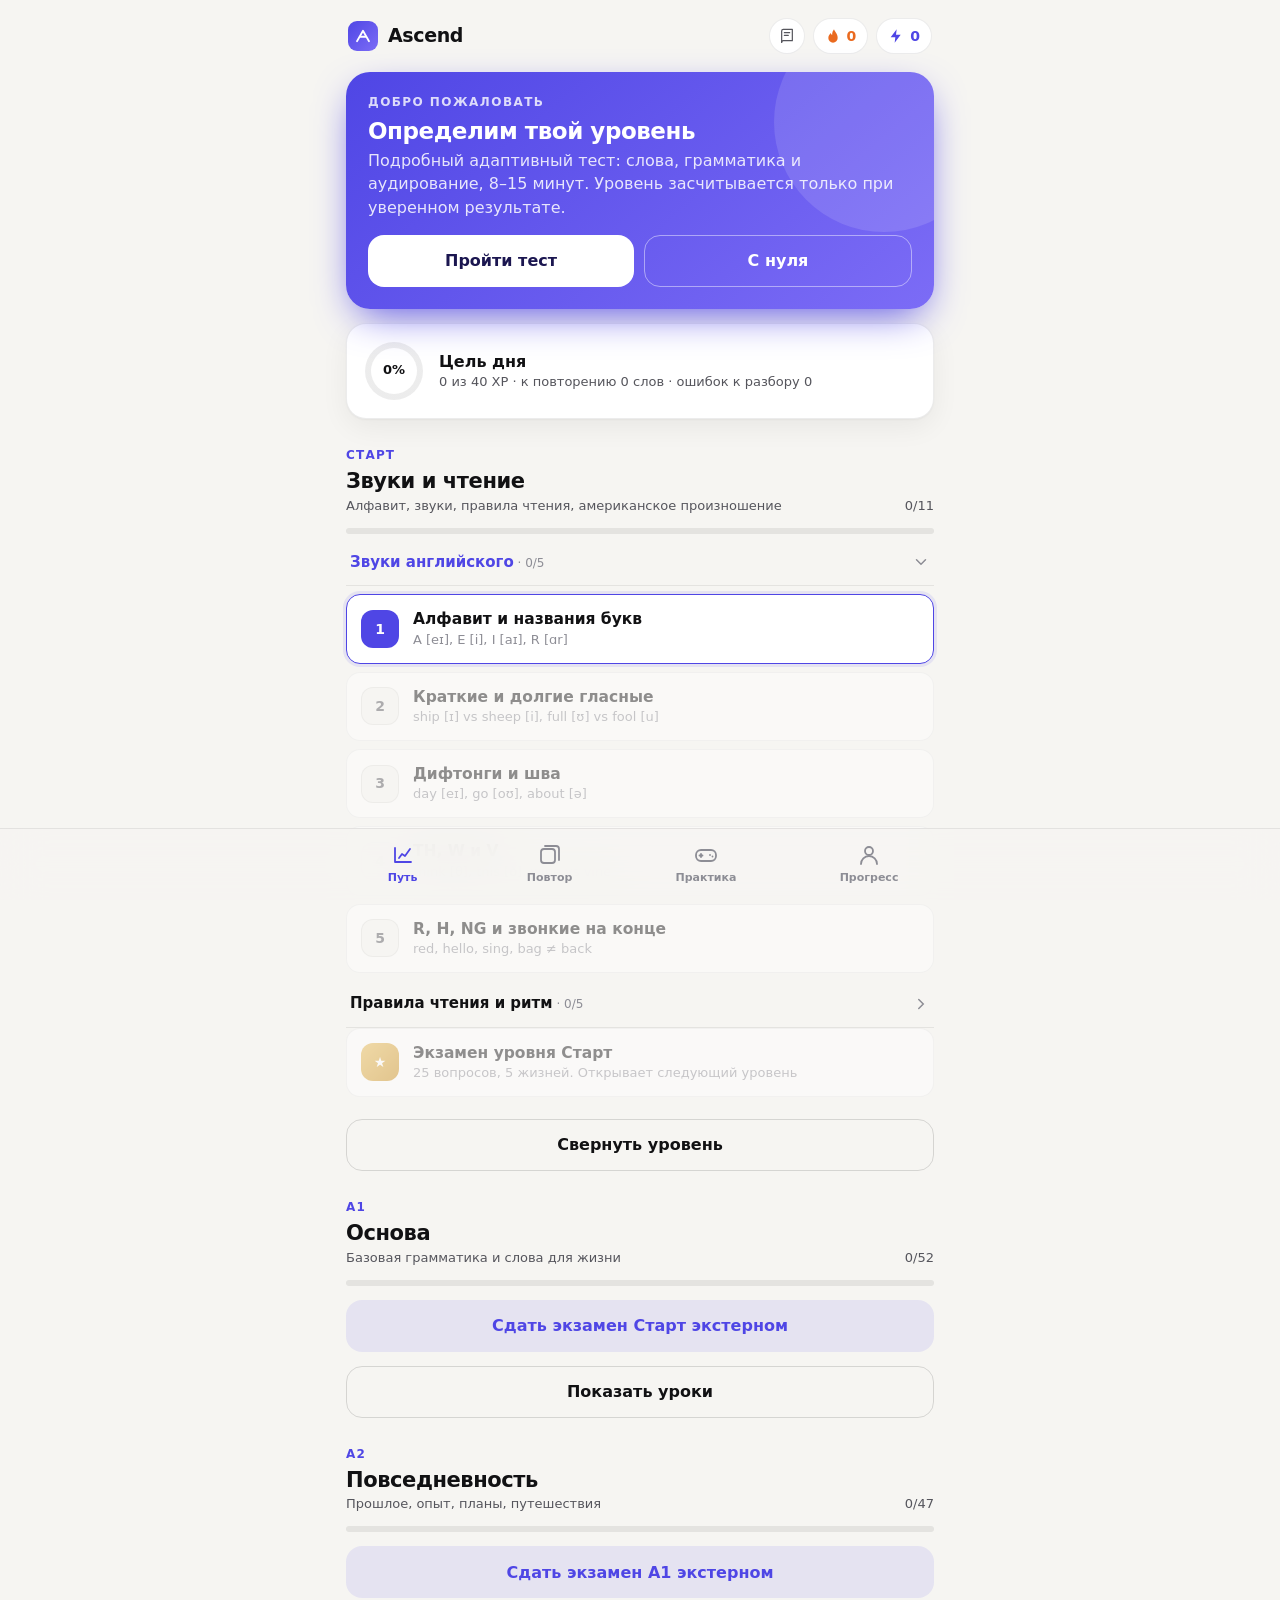
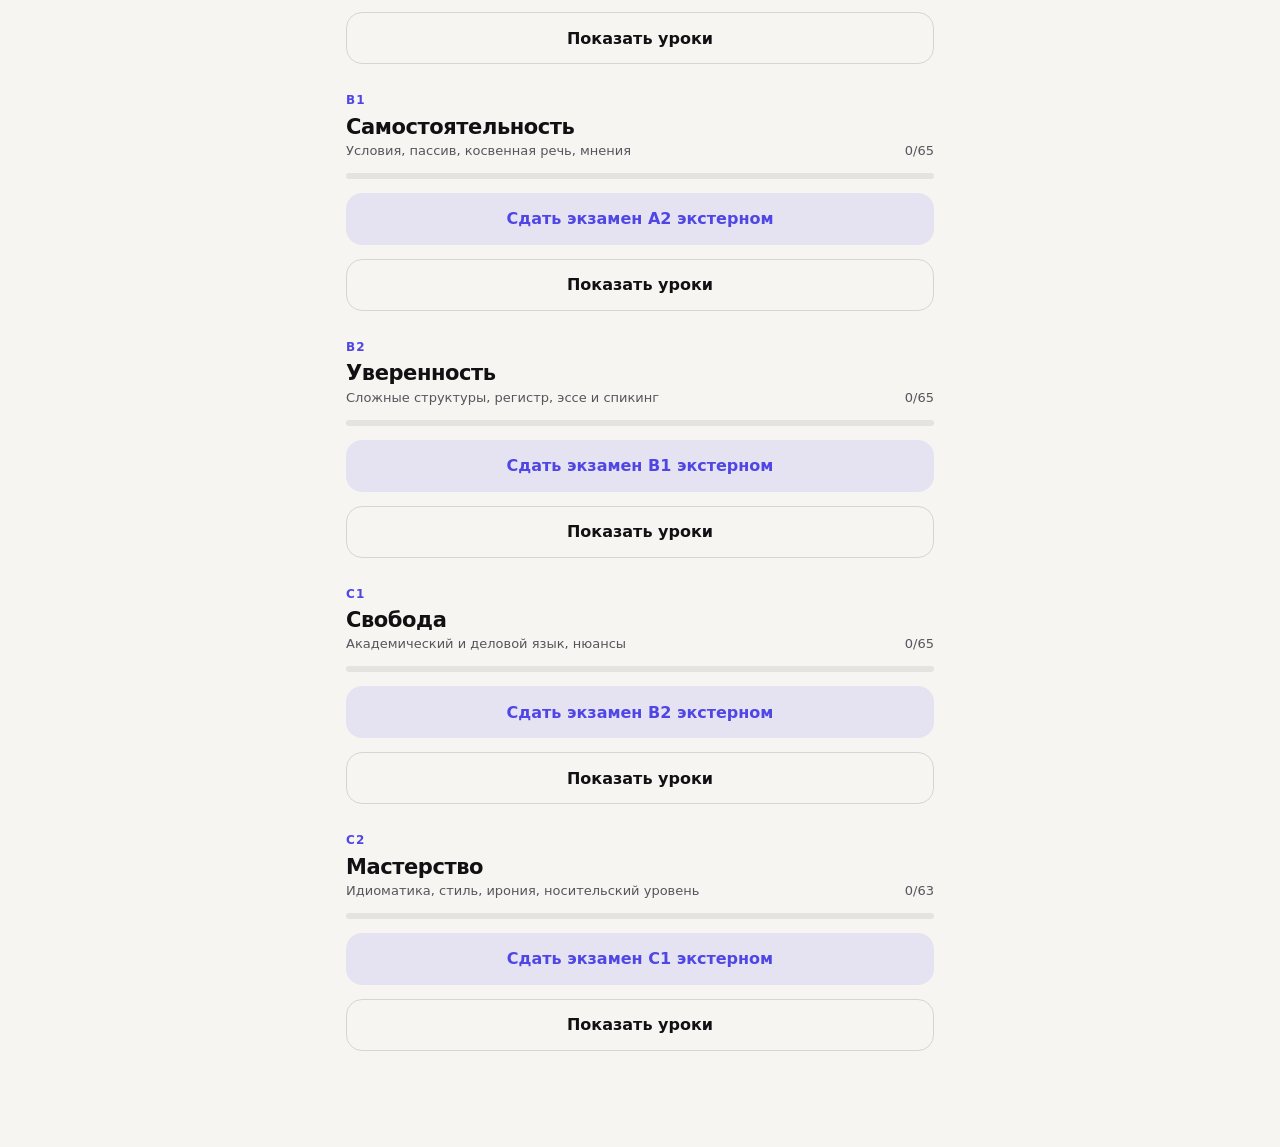
<file: english/index.html>
<!doctype html>
<html lang="ru">
<head>
<meta charset="utf-8">
<meta name="viewport" content="width=device-width,initial-scale=1,viewport-fit=cover">
<title>Ascend English</title>
<meta name="description" content="Английский с нуля до C2: уроки, произношение, слова, игры. Бесплатно и офлайн.">
<meta name="theme-color" content="#f6f5f2">
<meta name="apple-mobile-web-app-capable" content="yes">
<meta name="mobile-web-app-capable" content="yes">
<meta name="apple-mobile-web-app-status-bar-style" content="black-translucent">
<meta name="apple-mobile-web-app-title" content="Ascend">
<link rel="manifest" href="manifest.webmanifest">
<link rel="icon" href="icon.svg" type="image/svg+xml">
<link rel="apple-touch-icon" href="apple-touch-icon.png">
<link rel="stylesheet" href="app.css?v=mws283v1">
</head>
<body>
<div id="app"></div>
<script src="app.js?v=mws283v1"></script>
<!--DATA-->
<script>window.VOCAB_FILES=["vocab/v-a.js?v=mws283v1","vocab/v-b.js?v=mws283v1","vocab/v-c1.js?v=mws283v1","vocab/v-c2.js?v=mws283v1","vocab/v-d.js?v=mws283v1","vocab/v-ef.js?v=mws283v1","vocab/v-gh.js?v=mws283v1","vocab/v-ijk.js?v=mws283v1","vocab/v-lm.js?v=mws283v1","vocab/v-no.js?v=mws283v1","vocab/v-p.js?v=mws283v1","vocab/v-qr.js?v=mws283v1","vocab/v-s1.js?v=mws283v1","vocab/v-s2.js?v=mws283v1","vocab/v-tu.js?v=mws283v1","vocab/v-vz.js?v=mws283v1"];window.VOCAB_TOTAL=14819;</script>
<script src="data/start-1.js?v=mws283v1"></script>
<script src="data/a1-1.js?v=mws283v1"></script>
<script src="data/a1-2.js?v=mws283v1"></script>
<script src="data/a1-3.js?v=mws283v1"></script>
<script src="data/a1-4.js?v=mws283v1"></script>
<script src="data/a1-5.js?v=mws283v1"></script>
<script src="data/a2-1.js?v=mws283v1"></script>
<script src="data/a2-2.js?v=mws283v1"></script>
<script src="data/a2-3.js?v=mws283v1"></script>
<script src="data/a2-4.js?v=mws283v1"></script>
<script src="data/b1-1.js?v=mws283v1"></script>
<script src="data/b1-2.js?v=mws283v1"></script>
<script src="data/b1-3.js?v=mws283v1"></script>
<script src="data/b1-4.js?v=mws283v1"></script>
<script src="data/b1-5.js?v=mws283v1"></script>
<script src="data/b1-6.js?v=mws283v1"></script>
<script src="data/b2-1.js?v=mws283v1"></script>
<script src="data/b2-2.js?v=mws283v1"></script>
<script src="data/b2-3.js?v=mws283v1"></script>
<script src="data/b2-4.js?v=mws283v1"></script>
<script src="data/b2-5.js?v=mws283v1"></script>
<script src="data/b2-6.js?v=mws283v1"></script>
<script src="data/c1-1.js?v=mws283v1"></script>
<script src="data/c1-2.js?v=mws283v1"></script>
<script src="data/c1-3.js?v=mws283v1"></script>
<script src="data/c1-4.js?v=mws283v1"></script>
<script src="data/c1-5.js?v=mws283v1"></script>
<script src="data/c1-6.js?v=mws283v1"></script>
<script src="data/c2-1.js?v=mws283v1"></script>
<script src="data/c2-2.js?v=mws283v1"></script>
<script src="data/c2-3.js?v=mws283v1"></script>
<script src="data/c2-4.js?v=mws283v1"></script>
<script src="data/c2-5.js?v=mws283v1"></script>
<script src="data/c2-6.js?v=mws283v1"></script>
<script src="extra/dialogs-2.js?v=mws283v1"></script>
<script src="extra/dialogs-3.js?v=mws283v1"></script>
<script src="extra/dialogs.js?v=mws283v1"></script>
<script src="extra/media.js?v=mws283v1"></script>
<script src="extra/writing.js?v=mws283v1"></script>
<!--/DATA-->
</body>
</html>
</file>
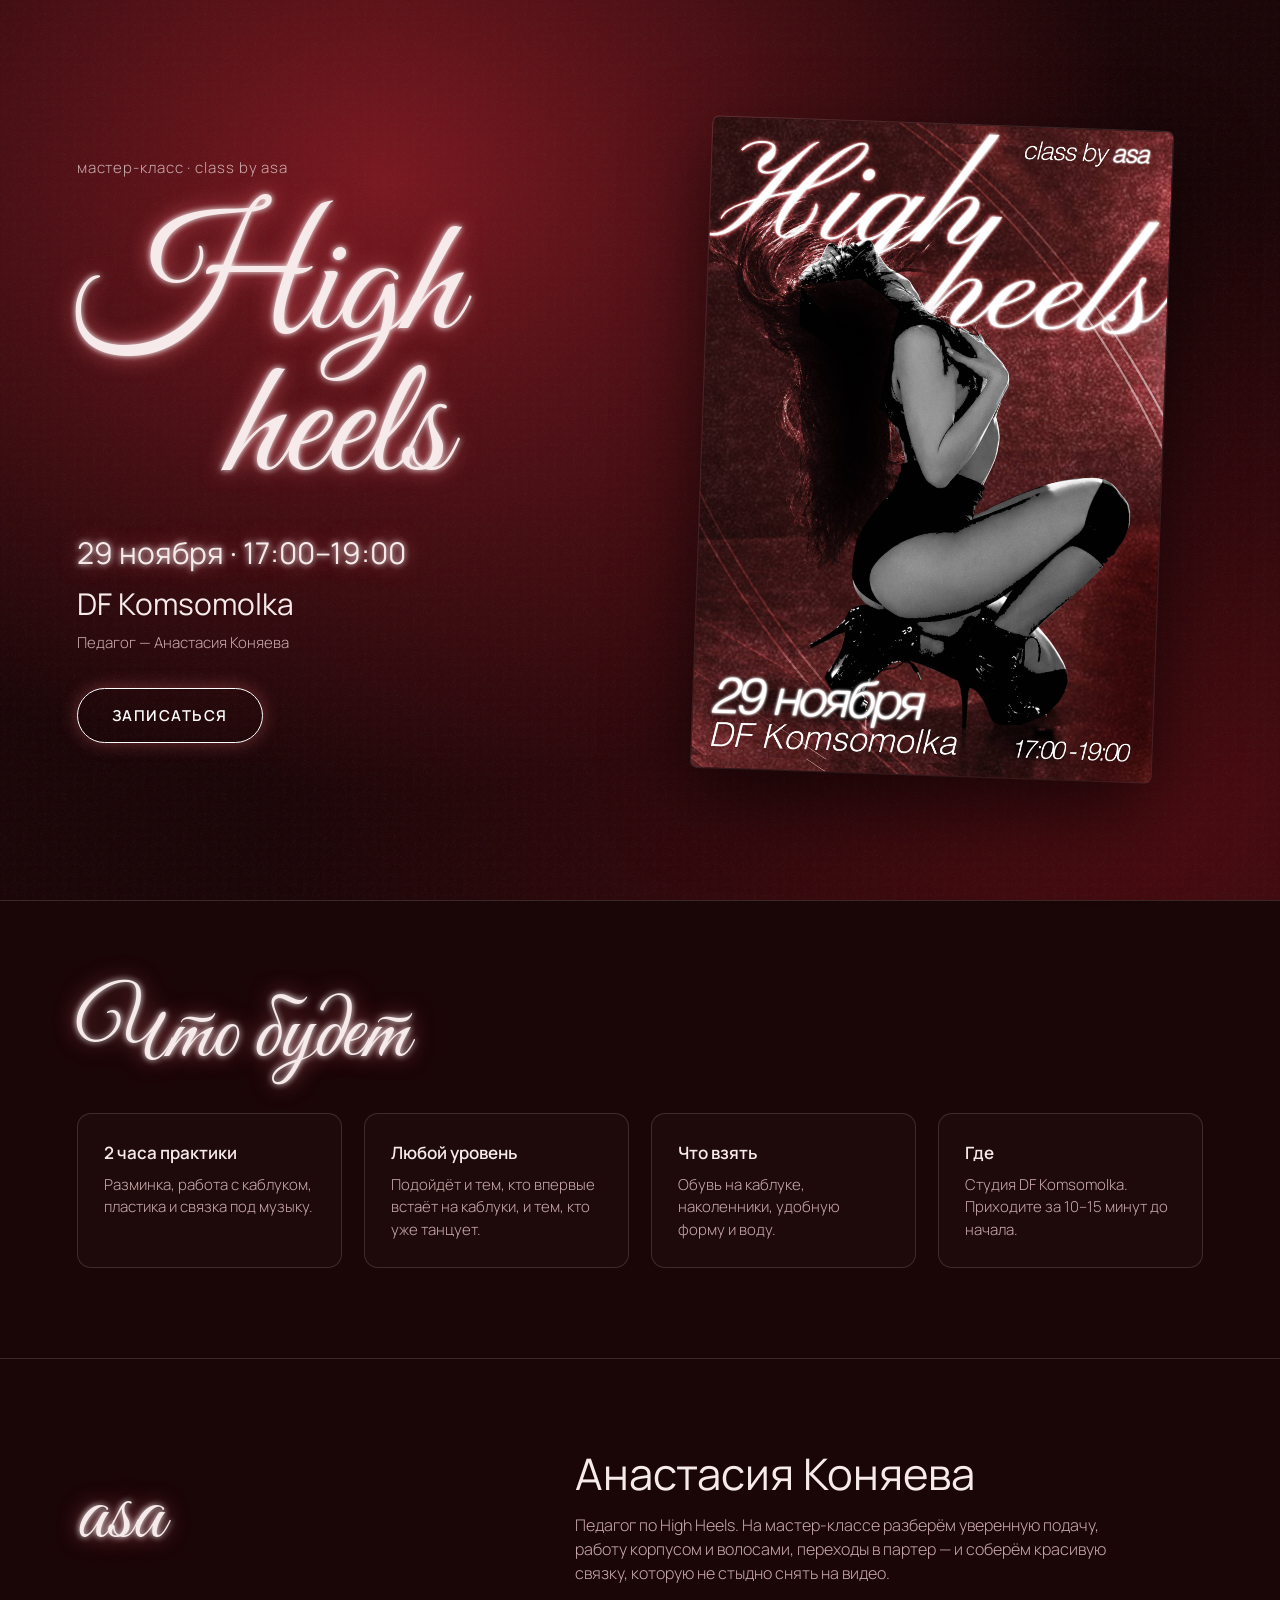
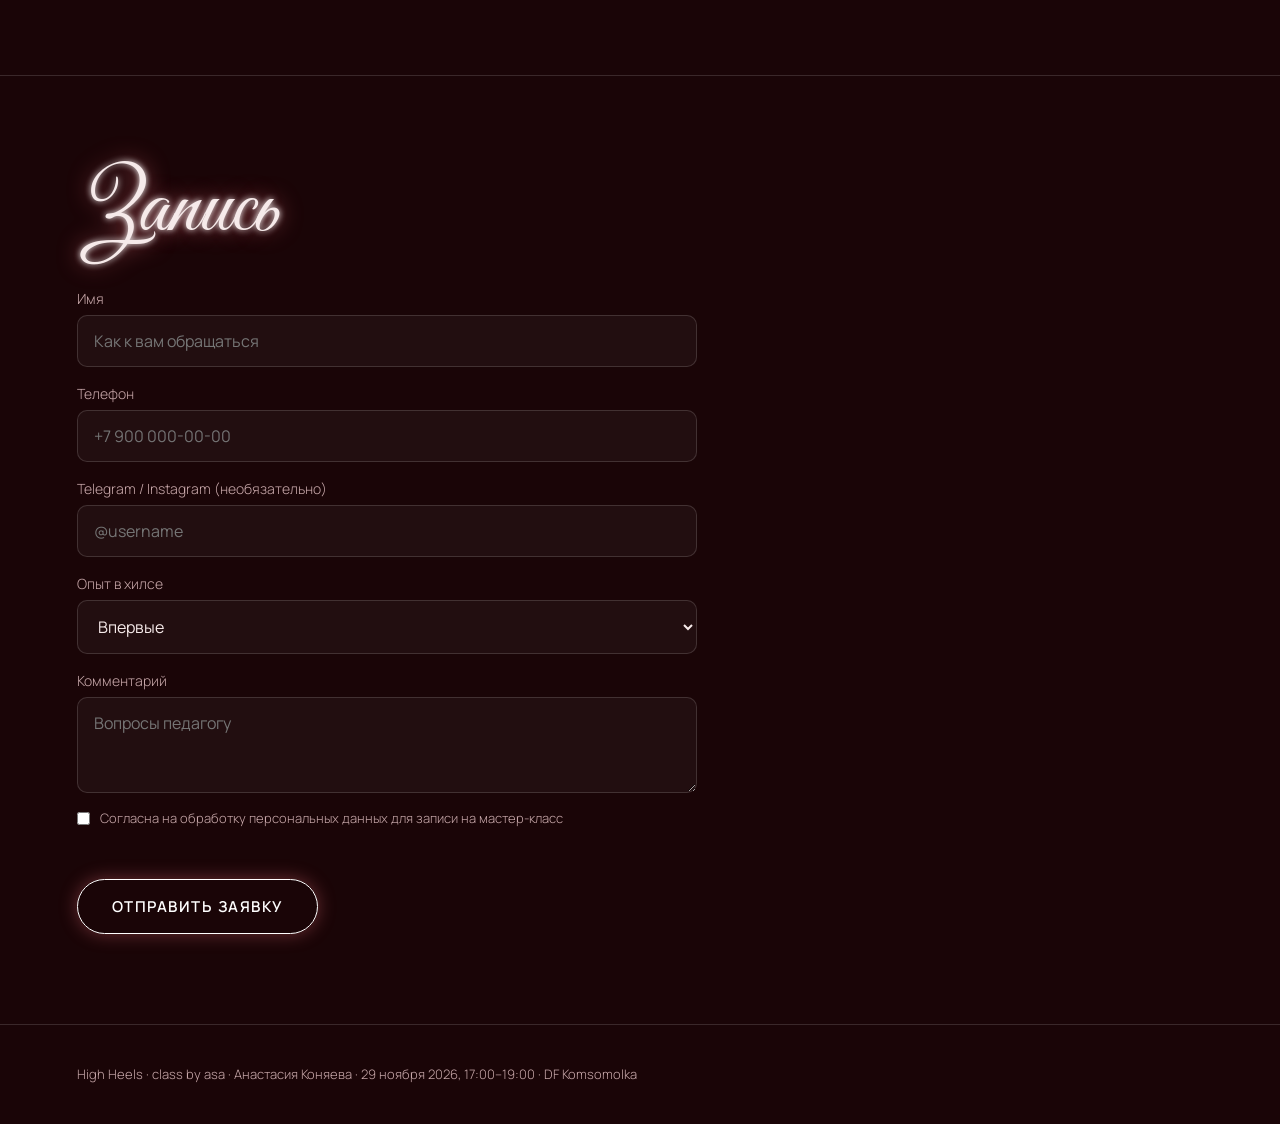
<file: highheels/index.html>
<!doctype html>
<html lang="ru">
<head>
<meta charset="utf-8">
<meta name="viewport" content="width=device-width, initial-scale=1">
<title>High Heels — мастер-класс Анастасии Коняевой</title>
<meta name="description" content="Мастер-класс High Heels с Анастасией Коняевой. 29 ноября, 17:00–19:00, DF Komsomolka. Запись онлайн.">
<meta property="og:title" content="High Heels — class by asa">
<meta property="og:description" content="29 ноября · 17:00–19:00 · DF Komsomolka">
<meta property="og:image" content="poster.jpg">
<link rel="preconnect" href="https://fonts.googleapis.com">
<link href="https://fonts.googleapis.com/css2?family=Great+Vibes&family=Manrope:wght@300;400;600&display=swap" rel="stylesheet">
<style>
:root{--bg:#1a0507;--wine:#5c1016;--red:#a3212c;--text:#f6eaea;--muted:#c9a9ab;--line:rgba(255,255,255,.14)}
*{box-sizing:border-box;margin:0;padding:0}
body{background:var(--bg);color:var(--text);font-family:Manrope,system-ui,sans-serif;font-weight:300;line-height:1.5;overflow-x:hidden}
a{color:inherit}
.glow{text-shadow:0 0 6px #fff,0 0 22px rgba(255,120,130,.7)}
.script{font-family:"Great Vibes",cursive;font-weight:400}

.hero{position:relative;min-height:100svh;display:grid;grid-template-columns:1fr 1fr;align-items:center;gap:40px;padding:48px max(16px,6vw);
  background:radial-gradient(ellipse at 30% 20%,#7a1820 0%,transparent 60%),radial-gradient(ellipse at 90% 90%,#4a0b10 0%,transparent 55%),var(--bg)}
.hero::after{content:"";position:absolute;inset:0;pointer-events:none;opacity:.25;
  background-image:url("data:image/svg+xml,%3Csvg xmlns='http://www.w3.org/2000/svg' width='160' height='160'%3E%3Cfilter id='n'%3E%3CfeTurbulence baseFrequency='.9'/%3E%3C/filter%3E%3Crect width='100%25' height='100%25' filter='url(%23n)' opacity='.5'/%3E%3C/svg%3E")}
.tag{font-size:15px;letter-spacing:.06em;color:var(--muted)}
h1{font-size:clamp(84px,13vw,190px);line-height:.85;margin:40px 0 28px}
h1 span{display:block;padding-left:.9em}
.meta{display:grid;gap:6px;font-size:clamp(20px,2.4vw,30px);font-weight:400}
.meta small{font-size:15px;color:var(--muted);font-weight:300}
.btn{display:inline-block;margin-top:34px;padding:16px 34px;border:1px solid #fff;border-radius:40px;background:transparent;color:#fff;font:600 15px Manrope,sans-serif;letter-spacing:.1em;text-transform:uppercase;text-decoration:none;cursor:pointer;transition:.25s;box-shadow:0 0 18px rgba(255,120,130,.35)}
.btn:hover{background:#fff;color:var(--bg)}
.poster{position:relative;z-index:1;justify-self:center;max-width:460px;width:100%}
.poster img{width:100%;display:block;border-radius:6px;box-shadow:0 30px 80px rgba(0,0,0,.6),0 0 0 1px var(--line);transform:rotate(2deg)}

section{padding:90px max(16px,6vw);border-top:1px solid var(--line)}
h2{font-size:clamp(54px,7vw,88px);line-height:1;margin-bottom:34px}
.grid{display:grid;grid-template-columns:repeat(auto-fit,minmax(220px,1fr));gap:22px}
.card{border:1px solid var(--line);border-radius:14px;padding:26px;background:rgba(255,255,255,.02)}
.card b{display:block;font-weight:600;margin-bottom:8px;font-size:17px}
.card p{color:var(--muted);font-size:15px}

.teacher{display:grid;grid-template-columns:1fr 1.4fr;gap:50px;align-items:center}
.teacher .name{font-size:clamp(28px,3.4vw,44px);font-weight:400;line-height:1.15}
.teacher p{color:var(--muted);max-width:560px;margin-top:14px}

form{max-width:620px;display:grid;gap:16px}
label{display:grid;gap:6px;font-size:14px;color:var(--muted)}
input,select,textarea{width:100%;padding:14px 16px;border-radius:10px;border:1px solid var(--line);background:rgba(255,255,255,.04);color:var(--text);font:400 16px Manrope,sans-serif}
input:focus,select:focus,textarea:focus{outline:none;border-color:#fff}
select option{background:var(--bg)}
.check{display:flex;gap:10px;align-items:flex-start;font-size:13px}
.check input{width:auto;margin-top:3px}
.err{color:#ff8b94;font-size:14px;min-height:1em}
.done{display:none;max-width:620px;border:1px solid var(--line);border-radius:14px;padding:30px}
.done h3{font-size:44px;font-weight:400;margin-bottom:10px}
.done p{color:var(--muted)}
.done .btn{margin-top:20px;margin-right:10px}
footer{padding:40px max(16px,6vw);color:var(--muted);font-size:13px;border-top:1px solid var(--line)}

@media (max-width:820px){
  .hero{grid-template-columns:1fr;padding-top:40px}
  .poster{order:-1;max-width:330px}
  .teacher{grid-template-columns:1fr}
  section{padding:64px 16px}
}
</style>
</head>
<body>

<header class="hero">
  <div style="position:relative;z-index:1">
    <div class="tag">мастер-класс · class by asa</div>
    <h1 class="script glow">High<span>heels</span></h1>
    <div class="meta">
      <div class="glow">29 ноября · 17:00–19:00</div>
      <div>DF Komsomolka</div>
      <small>Педагог — Анастасия Коняева</small>
    </div>
    <a class="btn" href="#signup">Записаться</a>
  </div>
  <div class="poster"><img src="poster.jpg" alt="Афиша мастер-класса High Heels, 29 ноября"></div>
</header>

<section>
  <h2 class="script glow">Что будет</h2>
  <div class="grid">
    <div class="card"><b>2 часа практики</b><p>Разминка, работа с каблуком, пластика и связка под музыку.</p></div>
    <div class="card"><b>Любой уровень</b><p>Подойдёт и тем, кто впервые встаёт на каблуки, и тем, кто уже танцует.</p></div>
    <div class="card"><b>Что взять</b><p>Обувь на каблуке, наколенники, удобную форму и воду.</p></div>
    <div class="card"><b>Где</b><p>Студия DF Komsomolka. Приходите за 10–15 минут до начала.</p></div>
  </div>
</section>

<section>
  <div class="teacher">
    <h2 class="script glow" style="margin:0">asa</h2>
    <div>
      <div class="name">Анастасия Коняева</div>
      <p>Педагог по High Heels. На мастер-классе разберём уверенную подачу, работу корпусом и волосами, переходы в партер — и соберём красивую связку, которую не стыдно снять на видео.</p>
    </div>
  </div>
</section>

<section id="signup">
  <h2 class="script glow">Запись</h2>
  <form id="form" novalidate>
    <label>Имя<input name="name" required autocomplete="name" placeholder="Как к вам обращаться"></label>
    <label>Телефон<input name="phone" type="tel" required autocomplete="tel" placeholder="+7 900 000-00-00"></label>
    <label>Telegram / Instagram (необязательно)<input name="nick" placeholder="@username"></label>
    <label>Опыт в хилсе
      <select name="level">
        <option>Впервые</option><option>Немного занималась</option><option>Танцую регулярно</option>
      </select>
    </label>
    <label>Комментарий<textarea name="comment" rows="3" placeholder="Вопросы педагогу"></textarea></label>
    <label class="check"><input type="checkbox" name="agree" required> Согласна на обработку персональных данных для записи на мастер-класс</label>
    <input name="website" tabindex="-1" autocomplete="off" style="position:absolute;left:-9999px" aria-hidden="true">
    <div class="err" id="err"></div>
    <button class="btn" type="submit" style="justify-self:start;margin-top:4px">Отправить заявку</button>
  </form>
  <div class="done" id="ok">
    <h3 class="script glow">Вы записаны</h3>
    <p>Заявка отправлена Анастасии. Она свяжется с вами для подтверждения. До встречи 29 ноября в 17:00, DF Komsomolka!</p>
  </div>
  <div class="done" id="done">
    <h3 class="script glow">Почти готово</h3>
    <p>Отправьте сообщение с заявкой Анастасии — текст уже подготовлен. После подтверждения место за вами.</p>
    <a class="btn" id="tg" target="_blank" rel="noopener">Telegram</a>
    
    <p style="margin-top:16px;font-size:13px">Текст заявки скопирован в буфер — если что, просто вставьте его в чат.</p>
  </div>
</section>

<footer>High Heels · class by asa · Анастасия Коняева · 29 ноября 2026, 17:00–19:00 · DF Komsomolka</footer>

<script>
/* === URL веб-приложения Google Apps Script (заявки в Telegram) === */
const ENDPOINT = "https://script.google.com/macros/s/AKfycbwc1zvNOUbDKXYahkYxCj3rjeWWDoOrJK1Tj-VvQYAAW6Ah20py5TM709T4vVgpR8_vEg/exec";
/* === Запасной вариант: контакты педагога === */
const TELEGRAM = "sianasta2302";
const WHATSAPP = "";

const f=document.getElementById('form'),err=document.getElementById('err');
f.addEventListener('submit',async e=>{
  e.preventDefault();
  const d=Object.fromEntries(new FormData(f));
  if(!d.name.trim()) return err.textContent='Укажите имя';
  if(d.phone.replace(/\D/g,'').length<10) return err.textContent='Проверьте телефон';
  if(!d.agree) return err.textContent='Нужно согласие на обработку данных';
  err.textContent='';
  const msg=`Здравствуйте! Хочу записаться на мастер-класс High Heels 29 ноября (17:00–19:00, DF Komsomolka).
Имя: ${d.name}
Телефон: ${d.phone}${d.nick?`\nНик: ${d.nick}`:''}
Опыт: ${d.level}${d.comment?`\nКомментарий: ${d.comment}`:''}`;
  const btn=f.querySelector('button');btn.disabled=true;btn.textContent='Отправляем…';
  if(ENDPOINT && !d.website){
    try{
      const r=await fetch(ENDPOINT,{method:'POST',headers:{'Content-Type':'text/plain;charset=utf-8'},body:JSON.stringify(d)});
      const j=await r.json();
      if(j.ok) return show('ok');
    }catch(_){}
  } else if(d.website) return show('ok');
  try{await navigator.clipboard.writeText(msg)}catch(_){}
  document.getElementById('tg').href=`https://t.me/${TELEGRAM}?text=${encodeURIComponent(msg)}`;
  show('done');
});
function show(id){f.style.display='none';const el=document.getElementById(id);el.style.display='block';el.scrollIntoView({behavior:'smooth',block:'center'})}
</script>
</body>
</html>
</file>
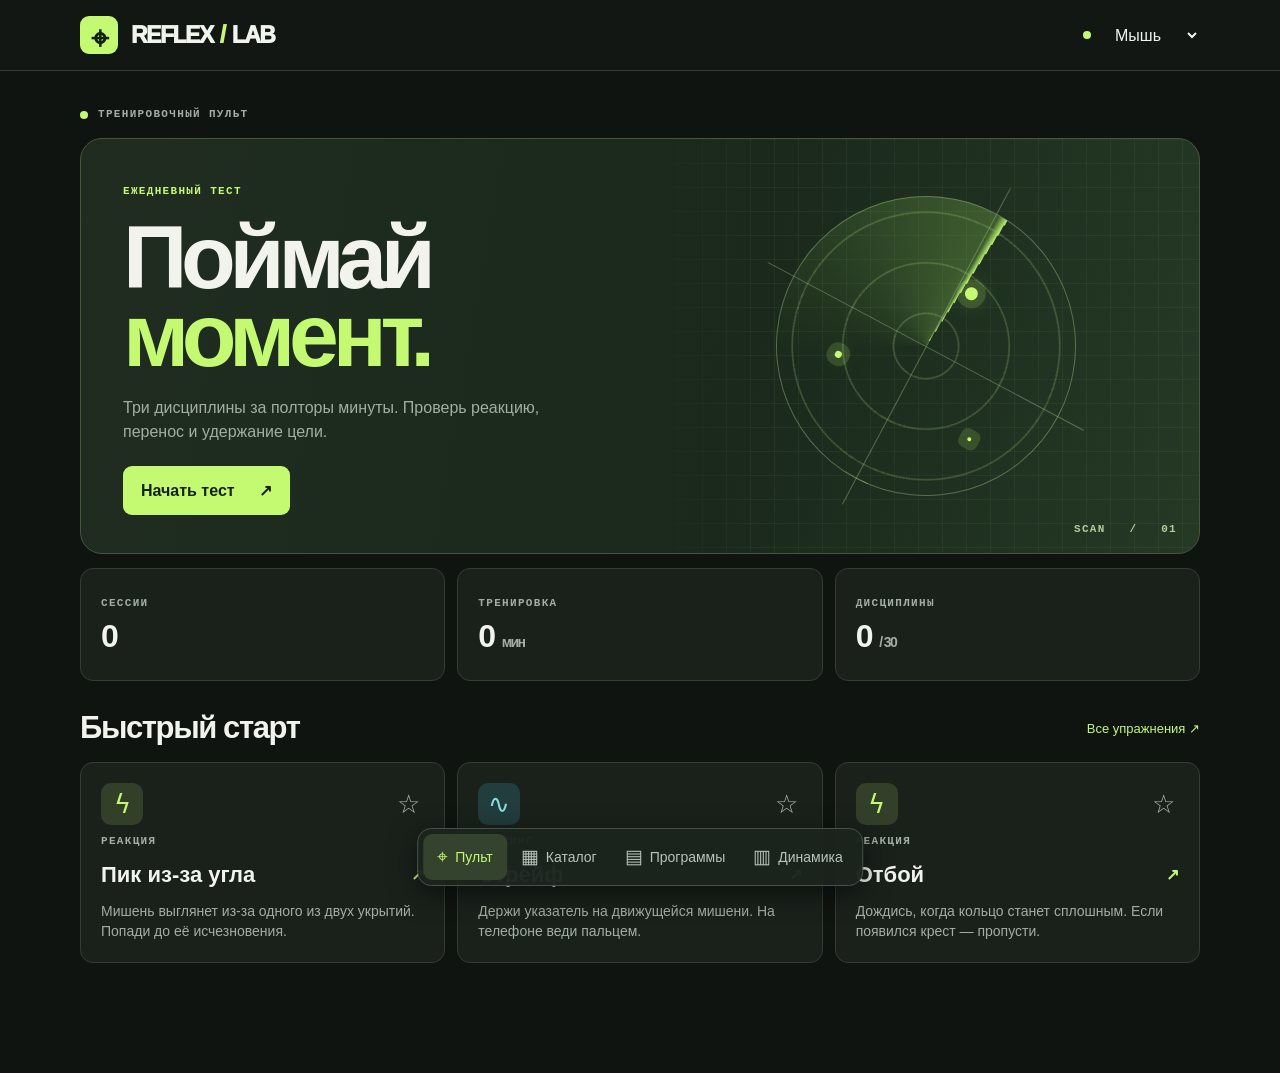
<file: reflex/index.html>
<!doctype html><html lang="ru"><head><meta charset="utf-8"><meta name="viewport" content="width=device-width,initial-scale=1,viewport-fit=cover"><meta name="theme-color" content="#101311"><link rel="manifest" href="manifest.webmanifest"><link rel="apple-touch-icon" href="icon.png"><title>Reflex Lab — тренажёр реакции</title><link rel="stylesheet" href="style.css"></head><body><header><div class="bar"><a class="brand" href="#home"><b>⌖</b> REFLEX<span>/</span>LAB</a><div class="device"><i></i><select id="device" aria-label="Тип управления"><option value="mouse">Мышь</option><option value="touch">Сенсор</option></select></div></div></header><main id="app"></main><nav id="nav"></nav><script src="modes.js"></script><script src="game.js"></script><script src="extras.js"></script><script src="ui.js"></script></body></html>
</file>
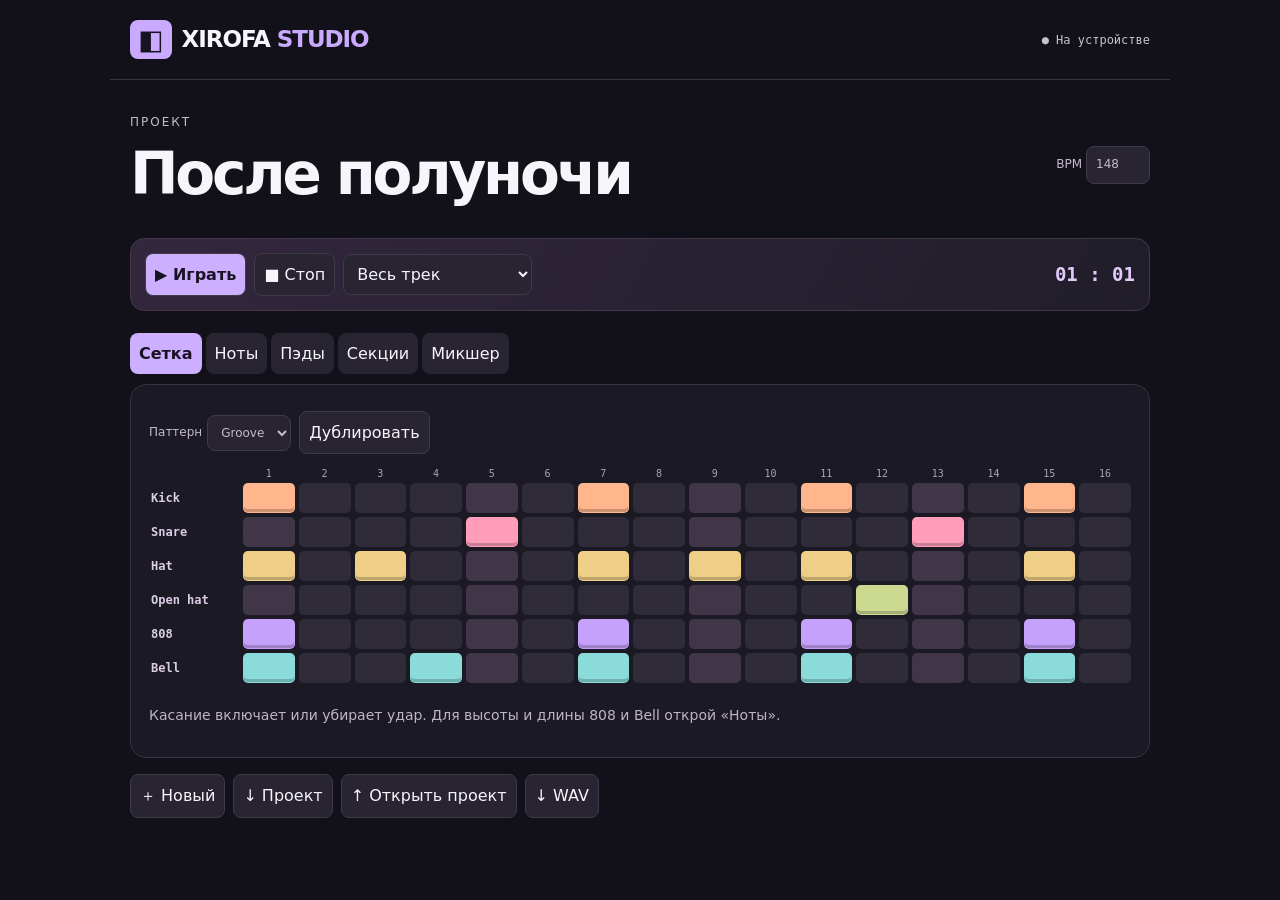
<file: studio/index.html>
<!doctype html><html lang="ru"><head><meta charset="utf-8"><meta name="viewport" content="width=device-width, initial-scale=1,viewport-fit=cover"><meta name="theme-color" content="#13121b"><link rel="manifest" href="manifest.json"><link rel="apple-touch-icon" href="icon.png"><title>XIROFA Studio</title><link rel="stylesheet" href="style.css"></head><body><header><b class="logo">◧</b><strong>XIROFA <i>STUDIO</i></strong><span id="save" role="status"></span></header><main><div class="head"><div><small>ПРОЕКТ</small><input id="title" aria-label="Название проекта" maxlength="80"></div><div class="bpm"><label>BPM <input type="number" min="45" max="240" id="bpm"></label></div></div><section class="transport"><button id="play" class="accent">▶ Играть</button><button id="stop">■ Стоп</button><select id="scope" aria-label="Режим воспроизведения"><option value="song">Весь трек</option><option value="loop">Паттерн по кругу</option></select><output id="pos">01 : 01</output></section><nav id="tabs"></nav><article id="editor"></article><section id="files"><button id="fresh">＋ Новый</button><button id="download">↓ Проект</button><button id="load">↑ Открыть проект</button><button id="wav">↓ WAV</button><input hidden type="file" id="import" accept=".json,application/json"><input hidden type="file" id="sample" accept="audio/*"></section><p id="msg" role="status"></p></main><script src="engine.js"></script><script src="app.js"></script></body></html>
</file>
<file: chinese/style.css>
*{box-sizing:border-box} :root{color-scheme:dark;--bg:#101514;--panel:#19201e;--edge:#303a36;--fg:#f4f2e8;--mut:#a3afa7;--mint:#addec3;--accent:#e9b08c}body{margin:0;background:var(--bg);color:var(--fg);font:16px/1.5 "Inter","Segoe UI",Arial,sans-serif}button,input,select,textarea{font:inherit}button,a,summary,select{cursor:pointer}button{color:inherit}button:focus-visible,a:focus-visible,summary:focus-visible{outline:3px solid #fff;outline-offset:3px}header{border-bottom:1px solid var(--edge);background:#121816}.head,main{max-width:1320px;padding:0 clamp(20px,5vw,76px);margin:auto}.head{height:76px;display:flex;align-items:center;gap:6%}.brand{display:flex;align-items:center;gap:11px;color:var(--fg);text-decoration:none;font: bold 31px Georgia,serif;letter-spacing:-1.5px}.brand b{background:var(--accent);color:#31291f;border-radius:9px;font: bold 28px/38px serif;text-align:center;width:38px;letter-spacing:0}.user,.row,nav,.navitem,.btn,.subtle,.sectionhead,.metadata{display:flex;align-items:center;gap:10px}.user{margin-left:auto}.user span{font-size:14px;font-weight:700;color:var(--accent);white-space:nowrap}.avatar{border:1px solid #465249;border-radius:50%;width:35px;height:35px;background:#2a3931;color:var(--mint);font-weight:700}nav{gap:8px}.navitem{color:var(--mut);text-decoration:none;padding:9px 13px;border-radius:9px;font-size:14px;font-weight:600}.navitem.active{background:#29372e;color:var(--mint)}.icon{width:19px;height:19px;vertical-align:middle;flex:none;fill:none;stroke:currentColor;stroke-width:1.65;stroke-linecap:round;stroke-linejoin:round}main{padding-top:32px;padding-bottom:70px}h1,h2,h3,p{margin:0}h1,h2,h3{line-height:1.13}h1{font-size:clamp(31px,3vw,44px);letter-spacing:-1.6px}h2{font-size:26px;letter-spacing:-.9px}h3{font-size:19px;letter-spacing:-.4px}.intro{display:flex;align-items:flex-end;justify-content:space-between;margin-bottom:24px}.intro p,.muted,.desc{color:var(--mut)}.intro p{margin-top:6px}.dateline{font-size:14px;color:var(--mut)}.dashboard{display:grid;grid-template-columns:minmax(0,2.3fr) minmax(254px,1fr);gap:22px}.hero{position:relative;isolation:isolate;overflow:hidden;border:1px solid #47554a;border-radius:19px;background:#203531 url('landscape.webp') center/cover;min-height:322px;display:flex;flex-direction:column;align-items:flex-start;justify-content:center;padding:36px;color:#fffbec}.hero:before{content:"";position:absolute;inset:0;background:linear-gradient(90deg,#101e1cda,#1724215c 55%,transparent 85%);z-index:-1}.eyebrow,.tag{font-size:12px;font-weight:750;letter-spacing:1.35px;text-transform:uppercase}.eyebrow{color:var(--accent);display:flex;align-items:center;gap:8px}.hero h2{font-size:clamp(36px,3.6vw,54px);font-family:Georgia,"Times New Roman",serif;font-weight:500;letter-spacing:-1.7px;max-width:490px;margin:16px 0 10px;text-wrap:balance}.hero p{color:#d9e1d6;max-width:380px;font-size:15px}.btn,.subtle,.opt{border:1px solid var(--edge);border-radius:10px;background:#29342e;color:var(--fg);padding:10px 15px;font-weight:650;justify-content:center}.btn{background:var(--mint);color:#18291f;border-color:transparent}.hero .btn{margin-top:24px;background:#f0bd99;color:#27251d}.btn:hover,.subtle:hover,.opt:hover,.tile:hover{filter:brightness(1.13)}.panel,.tile{background:var(--panel);border:1px solid var(--edge);border-radius:16px;padding:23px}.aside{display:grid;gap:15px}.goal .row{justify-content:space-between}.ring{display:grid;place-items:center;width:76px;height:76px;border-radius:50%;background:conic-gradient(var(--mint) var(--progress),#354039 0);flex:none}.ring strong{border-radius:50%;background:var(--panel);width:63px;height:63px;display:grid;place-items:center}.goal small,.word small,.card small,.metadata{color:var(--mut);font-size:13px}.goal h3{margin-bottom:6px}.week{display:flex;justify-content:space-between;margin-top:16px;font-size:12px;color:var(--mut)}.week i{font-style:normal;display:grid;gap:5px;justify-items:center}.week i:before{content:"";width:7px;height:7px;border-radius:50%;background:#47514b}.week i.today{color:var(--accent)}.week i.today:before{background:var(--accent)}.week i.studied:before{background:var(--mint)}.word{padding:18px 23px}.word .row{justify-content:space-between}.word strong{font:32px/1.3 serif}.word .pinyin{color:var(--accent);font-size:14px;margin-left:8px}.iconbtn{background:#26332d;border:1px solid var(--edge);color:var(--mint);border-radius:50%;width:39px;height:39px}.sectionhead{justify-content:space-between;margin:32px 0 17px}.link{border:0;background:none;color:var(--mint);font-weight:650;padding:8px 0}.grid{display:grid;gap:17px;grid-template-columns:repeat(3,minmax(0,1fr))}.card{display:block;border:1px solid var(--edge);border-radius:15px;overflow:hidden;text-align:left;color:var(--fg);background:var(--panel);padding:0;transition:transform .18s}.card:hover{transform:translateY(-3px)}.art{height:112px;position:relative;background-size:cover;background-position:center}.art span{position:absolute;top:12px;left:14px;background:#16231ee6;color:#f0eee4;padding:3px 9px;border-radius:6px;font-size:11px;font-weight:700;letter-spacing:1px}.cardbody{padding:18px}.card h3{margin-bottom:6px}.track{height:4px;background:#344038;border-radius:5px;overflow:hidden}.track i{display:block;height:100%;background:var(--mint)}.card .track{margin-top:14px}.band{margin-top:26px}.tile{text-align:left;color:inherit}.pagehead{margin:6px 0 23px}.pagehead p{margin-top:8px;color:var(--mut)}dialog{color:var(--fg);background:#19221e;border:1px solid #465148;border-radius:18px;padding:0;width:min(570px,94vw);max-height:88dvh;overflow:auto}dialog::backdrop{background:#070a09bf;backdrop-filter:blur(5px)}dialog article{padding:35px 29px 27px}.close{position:sticky;float:right;top:10px;margin:10px 10px -50px 0;z-index:3;background:#29362f;border:0;width:34px;height:34px;border-radius:50%;font-size:24px}dialog h2{padding-right:25px;margin:9px 0 15px}dialog p{margin:10px 0}.example,.flash{padding:20px;border:1px solid var(--edge);background:#222f28;border-radius:12px;margin:15px 0}.han{font:32px/1.5 serif;color:#e4ecdd}.opt{display:block;width:100%;margin:9px 0;text-align:left}.line{display:flex;align-items:center;gap:12px;justify-content:space-between;padding:13px 0;border-bottom:1px solid var(--edge)}.line:last-child{border:0}.line b{display:block}.line small,.tag{color:var(--mint)}textarea,input,select{max-width:100%;background:#111a15;color:var(--fg);border:1px solid #435147;border-radius:9px;padding:10px}textarea,input[type=search]{width:100%}textarea{min-height:95px}details{margin:10px 0}summary{padding:10px 0;color:var(--mint)}.stats{display:grid;grid-template-columns:repeat(3,1fr);gap:12px;margin:16px 0}.stats b{font-size:28px;display:block}.stats small{color:var(--mut)}#toast{position:fixed;bottom:80px;left:50%;transform:translateX(-50%);z-index:10;border-radius:10px;background:#e3ecdF;color:#18251b;padding:10px 20px;display:none}.actions{display:flex;gap:8px;flex-wrap:wrap;margin-top:16px}.flash{text-align:center}.flash .han{font-size:52px}.shelf{margin-top:19px}.levelrow{width:100%;background:none;text-align:left;border:0;color:inherit}.bars{display:flex;align-items:end;gap:12px;height:100px}.bars div{flex:1;text-align:center;color:var(--mut);font-size:12px}.bars i{background:var(--mint);display:block;margin:3px 0;border-radius:4px}.warn{color:#ffd0a8}.success{color:var(--mint)}@media(max-width:930px){.head{gap:16px}.navitem{padding:8px}.dashboard{gap:14px;grid-template-columns:1.8fr 1fr}.hero{padding:25px}.goal,.word{padding:17px}.dateline{display:none}}@media(max-width:720px){.head{height:61px}.brand{font-size:26px}.brand b{width:33px;line-height:33px;font-size:24px}nav{position:fixed;bottom:0;left:0;right:0;z-index:5;background:#131a17f7;justify-content:space-around;gap:0;border-top:1px solid var(--edge);padding:5px 0 calc(5px + env(safe-area-inset-bottom))}.navitem{flex:1;flex-direction:column;gap:3px;font-size:11px}.navitem.active{background:transparent}.navitem .icon{width:22px;height:22px}.dashboard{display:flex;flex-direction:column}.hero{min-height:275px;background-position:64% center}.hero h2{max-width:295px}.aside{grid-template-columns:1.2fr 1fr;gap:10px}.ring{width:45px;height:45px}.ring strong{width:37px;height:37px;font-size:12px}.goal,.word{padding:13px}.word strong{font-size:24px}.word .pinyin{margin-left:3px}.word .row{gap:3px}.goal h3,.word h3{font-size:15px}.word .iconbtn{width:30px;height:30px}.grid{grid-template-columns:repeat(2,minmax(0,1fr))}.grid.featured{grid-template-columns:1fr}.featured .card{display:grid;grid-template-columns:33% 1fr}.featured .art{height:100%;min-height:112px}.intro{margin-bottom:17px}.intro p{font-size:14px}main{padding-top:22px;padding-bottom:100px}.sectionhead{margin-top:25px}.sectionhead h2{font-size:22px}.stats .panel{padding:13px}.panel{padding:17px}.stats{gap:6px}.week{margin-top:9px}.word small{font-size:11px}.word .tag{letter-spacing:.6px}.row{flex-wrap:wrap}.goal .row,.word .row{flex-wrap:nowrap}.sectionhead .link{font-size:13px}}@media(max-width:380px){.aside{grid-template-columns:1fr}.grid{grid-template-columns:1fr}}
.tonegrid{display:grid;grid-template-columns:repeat(4,1fr);gap:7px}.tonegrid button{background:#26362e;color:var(--mint);border:1px solid var(--edge);padding:8px 2px;border-radius:9px}.tonegrid b,.badge b{display:block;font-size:25px}.tonegrid small{font-size:11px}.badge{color:var(--mut)}.badge.earned{border-color:#7d9b80;color:var(--mint)}.badge small{display:block}.badge b{font-family:serif}.btn:disabled,.subtle:disabled,.opt:disabled{opacity:.52;cursor:default}
dialog{width:min(695px,95vw)}.lesson-header h2{margin:8px 0 17px}.phasebar{display:grid;grid-template-columns:repeat(4,1fr);gap:5px;color:#99a49c;font-size:12px;padding-bottom:17px}.phasebar span{border-top:3px solid #3a443d;padding-top:5px}.phasebar .on{border-color:var(--mint);color:var(--mint)}.lesson-prose h3{font-size:18px;margin:15px 0 5px}.lesson-prose p{margin:5px 0 14px;line-height:1.65}.formula,.assembled{border:1px dashed #647f6d;border-radius:10px;background:#24332a;padding:13px 15px;font-weight:650}.sample,.pitfall,.goodbox{background:#223028;border:1px solid #384c3e;border-radius:12px;padding:15px;margin:12px 0}.sample-line{display:flex;gap:13px;align-items:flex-start;justify-content:space-between}.sample-line .iconbtn{flex:none}.chinese{font:24px/1.65 "Songti SC","Noto Serif CJK SC",serif;overflow-wrap:anywhere}.phon{color:var(--accent);line-height:1.6}.sources{display:block;color:var(--mut);font-size:12px}.sources a{color:inherit}.pitfall{border-left:3px solid #d4a482;background:#302b24}.goodbox{border-left:3px solid var(--mint)}.pitfall p,.goodbox p,.sample p{margin:5px 0}.catalog-controls{display:flex;flex-wrap:wrap;gap:8px}.catalog-controls select{max-width:100%;flex:auto}.pager,.tokens{display:flex;align-items:center;gap:8px;flex-wrap:wrap;margin:12px 0}.pager{justify-content:space-between}.drilltitle h3{margin:8px 0 15px;line-height:1.35}.assembled{min-height:54px;margin:10px 0}.tokens button{min-height:44px;font-size:18px}.tokens button:disabled{opacity:.3}.drilltitle~label{display:grid;gap:6px}.lesson-header .tag{display:inline-block;max-width:70%}.bk{float:right;border:0;background:transparent;color:var(--mint);font-size:13px;margin-right:24px}.cataloglinks{display:flex;align-items:center;gap:20px}.sample summary{padding:5px 0}.levelrow b{font-weight:600}.modebar{display:grid;grid-template-columns:repeat(2,1fr);gap:12px;margin-bottom:14px}.modebar button{display:grid;gap:4px}.modebar small{color:var(--mut)}@media(max-width:600px){.phasebar{font-size:10px}.cataloglinks{gap:10px}.sectionhead{flex-wrap:wrap}.modebar{grid-template-columns:1fr}dialog article{padding:29px 17px 20px}.bk{margin-right:24px}.close{top:4px;margin-top:4px}.levelrow{text-align:left}.catalog-controls select{font-size:13px}}
.lexpart{display:inline;padding:0 1px;border:0;border-bottom:1px dotted #789c83;background:none;color:inherit;font:inherit;line-height:1.35}.lexpart:hover,.lexpart:focus{color:var(--mint)}.wordLookup:not(:empty){margin:8px 0;padding:6px 10px;border:1px solid var(--edge);border-radius:9px;color:var(--mint);font-size:15px}.wordLookup .iconbtn{width:30px;height:30px}.citation-list{display:grid;gap:5px;margin:12px 0}.citation-list label{display:flex;align-items:flex-start;gap:10px;padding:8px 10px;background:#222f28;border-radius:8px;font-size:19px}.citation-list input{margin-top:8px}.citation-list label:has(input:checked){outline:1px solid var(--mint)}
</file>
<file: english/app.css>
:root{
  --bg:#f6f5f2; --bg2:#ffffff; --card:#ffffff; --ink:#111113; --ink2:#55555c; --ink3:#8d8d95;
  --line:rgba(17,17,19,.08); --line2:rgba(17,17,19,.14);
  --acc:#4f46e5; --acc2:#7c6cf6; --accSoft:rgba(79,70,229,.10);
  --ok:#14a06b; --okSoft:rgba(20,160,107,.12); --bad:#e0493e; --badSoft:rgba(224,73,62,.11);
  --gold:#d79a1e; --shadow:0 1px 2px rgba(0,0,0,.04),0 8px 28px rgba(0,0,0,.06);
  --r:20px; --r2:14px;
  --font:-apple-system,BlinkMacSystemFont,"SF Pro Display","Inter","Segoe UI",Roboto,system-ui,sans-serif;
  color-scheme:light;
}
@media (prefers-color-scheme:dark){:root:not([data-theme="light"]){
  --bg:#0c0c0f; --bg2:#141418; --card:#17171c; --ink:#f3f3f5; --ink2:#a9a9b2; --ink3:#6d6d77;
  --line:rgba(255,255,255,.07); --line2:rgba(255,255,255,.13);
  --acc:#8b80ff; --acc2:#b3a8ff; --accSoft:rgba(139,128,255,.14);
  --ok:#35c98d; --okSoft:rgba(53,201,141,.14); --bad:#ff6b5f; --badSoft:rgba(255,107,95,.13);
  --shadow:0 1px 2px rgba(0,0,0,.3),0 10px 30px rgba(0,0,0,.35); color-scheme:dark;
}}
:root[data-theme="dark"]{
  --bg:#0c0c0f; --bg2:#141418; --card:#17171c; --ink:#f3f3f5; --ink2:#a9a9b2; --ink3:#6d6d77;
  --line:rgba(255,255,255,.07); --line2:rgba(255,255,255,.13);
  --acc:#8b80ff; --acc2:#b3a8ff; --accSoft:rgba(139,128,255,.14);
  --ok:#35c98d; --okSoft:rgba(53,201,141,.14); --bad:#ff6b5f; --badSoft:rgba(255,107,95,.13);
  --shadow:0 1px 2px rgba(0,0,0,.3),0 10px 30px rgba(0,0,0,.35); color-scheme:dark;
}
*{box-sizing:border-box;-webkit-tap-highlight-color:transparent}
html,body{margin:0;height:100%}
body{background:var(--bg);color:var(--ink);font-family:var(--font);font-size:16px;line-height:1.45;
  -webkit-font-smoothing:antialiased;overscroll-behavior-y:none}
button{font:inherit;color:inherit;border:0;background:none;cursor:pointer;padding:0}
input,textarea{font:inherit;color:inherit}
#app{max-width:620px;margin:0 auto;min-height:100%;padding:calc(env(safe-area-inset-top) + 12px) 16px calc(env(safe-area-inset-bottom) + 96px)}
.hide{display:none!important}

/* top */
.top{display:flex;align-items:center;justify-content:space-between;padding:6px 2px 18px}
.brand{display:flex;align-items:center;gap:10px;font-weight:700;letter-spacing:-.02em;font-size:19px}
.logo{width:30px;height:30px;border-radius:9px;background:linear-gradient(135deg,var(--acc),var(--acc2));display:grid;place-items:center;color:#fff}
.chips{display:flex;gap:8px}
.chip{display:flex;align-items:center;gap:6px;padding:7px 11px;border-radius:999px;background:var(--card);border:1px solid var(--line);font-weight:600;font-size:14px;font-variant-numeric:tabular-nums}
.chip svg{width:16px;height:16px}
.chip.fire{color:#ea6a1f}.chip.xp{color:var(--acc)}

h1{font-size:30px;letter-spacing:-.03em;line-height:1.1;margin:4px 0 6px}
h2{font-size:21px;letter-spacing:-.02em;margin:26px 0 12px}
.muted{color:var(--ink2)}.small{font-size:13px}.tiny{font-size:12px;color:var(--ink3)}

.card{background:var(--card);border:1px solid var(--line);border-radius:var(--r);padding:18px;box-shadow:var(--shadow)}
.hero{position:relative;overflow:hidden;padding:22px;border-radius:24px;background:linear-gradient(140deg,var(--acc) 0%,var(--acc2) 100%);color:#fff;box-shadow:0 14px 40px -12px var(--acc)}
.hero:after{content:"";position:absolute;right:-60px;top:-60px;width:220px;height:220px;border-radius:50%;background:rgba(255,255,255,.12)}
.hero .lbl{font-size:12px;letter-spacing:.12em;text-transform:uppercase;opacity:.8;font-weight:600}
.hero h3{margin:6px 0 4px;font-size:23px;letter-spacing:-.02em;line-height:1.2}
.hero p{margin:0 0 16px;opacity:.85}
.hero .btn{background:#fff;color:#1b1650}

.btn{display:inline-flex;align-items:center;justify-content:center;gap:8px;height:52px;padding:0 22px;border-radius:16px;background:var(--ink);color:var(--bg);font-weight:650;font-size:16px;transition:transform .12s,opacity .2s}
.btn:active{transform:scale(.97)}
.btn.block{width:100%}
.btn.acc{background:var(--acc);color:#fff}
.btn.ghost{background:transparent;color:var(--ink);border:1px solid var(--line2)}
.btn.soft{background:var(--accSoft);color:var(--acc)}
.btn.ok{background:var(--ok);color:#fff}.btn.bad{background:var(--bad);color:#fff}
.btn[disabled]{opacity:.35;pointer-events:none}
.icon-btn{width:40px;height:40px;border-radius:12px;display:grid;place-items:center;background:var(--card);border:1px solid var(--line)}
.icon-btn svg{width:20px;height:20px}

/* goal ring */
.goal{display:flex;align-items:center;gap:16px;margin-top:14px}
.ring{--p:0;width:58px;height:58px;border-radius:50%;background:conic-gradient(var(--acc) calc(var(--p)*1%),var(--line) 0);display:grid;place-items:center;flex:none}
.ring i{width:46px;height:46px;border-radius:50%;background:var(--card);display:grid;place-items:center;font-style:normal;font-weight:700;font-size:13px}

/* path */
.level{margin-top:28px}
.level-head{display:flex;align-items:flex-end;justify-content:space-between;gap:12px;margin-bottom:12px}
.level-badge{font-size:12px;font-weight:700;letter-spacing:.1em;color:var(--acc);text-transform:uppercase}
.level-head h2{margin:2px 0 0}
.bar{height:6px;border-radius:9px;background:var(--line);overflow:hidden}
.bar>b{display:block;height:100%;background:linear-gradient(90deg,var(--acc),var(--acc2));border-radius:9px;transition:width .5s}
.unit{margin:14px 0}
.unit-title{font-size:13px;font-weight:650;color:var(--ink3);text-transform:uppercase;letter-spacing:.06em;margin:18px 4px 8px}
.lesson{display:flex;align-items:center;gap:14px;width:100%;text-align:left;padding:13px 14px;border-radius:var(--r2);background:var(--card);border:1px solid var(--line);margin-bottom:8px;transition:transform .12s}
.lesson:active{transform:scale(.985)}
.lesson .n{width:38px;height:38px;flex:none;border-radius:12px;display:grid;place-items:center;font-weight:700;font-size:14px;background:var(--bg);border:1px solid var(--line);color:var(--ink2)}
.lesson .t{flex:1;min-width:0}
.lesson .t b{display:block;font-weight:620;font-size:15.5px;white-space:nowrap;overflow:hidden;text-overflow:ellipsis}
.lesson .t span{font-size:13px;color:var(--ink3);white-space:nowrap;overflow:hidden;text-overflow:ellipsis;display:block}
.lesson.done .n{background:var(--okSoft);color:var(--ok);border-color:transparent}
.lesson.cur{border-color:var(--acc);box-shadow:0 0 0 3px var(--accSoft)}
.lesson.cur .n{background:var(--acc);color:#fff;border-color:transparent}
.lesson.lock{opacity:.45}
.lesson.exam .n{background:linear-gradient(135deg,#e7b84a,#c98a12);color:#fff;border:0}
.stars{color:var(--gold);font-size:12px;letter-spacing:1px}

/* tabbar */
.tabbar{position:fixed;left:0;right:0;bottom:0;z-index:20;display:flex;justify-content:center;padding:8px 12px calc(env(safe-area-inset-bottom) + 8px);background:color-mix(in srgb,var(--bg) 82%,transparent);backdrop-filter:saturate(1.6) blur(20px);-webkit-backdrop-filter:saturate(1.6) blur(20px);border-top:1px solid var(--line)}
.tabbar .in{display:flex;max-width:620px;width:100%;justify-content:space-around}
.tab{display:flex;flex-direction:column;align-items:center;gap:3px;padding:6px 10px;font-size:11px;font-weight:600;color:var(--ink3);min-width:62px}
.tab svg{width:24px;height:24px}
.tab.on{color:var(--acc)}

/* lesson player */
.player{position:fixed;inset:0;z-index:50;background:var(--bg);display:flex;flex-direction:column;animation:up .28s cubic-bezier(.2,.8,.2,1)}
@keyframes up{from{transform:translateY(24px);opacity:0}}
.p-top{display:flex;align-items:center;gap:12px;padding:calc(env(safe-area-inset-top) + 12px) 16px 10px;max-width:620px;margin:0 auto;width:100%}
.p-top .bar{flex:1;height:8px}
.hearts{font-weight:700;color:var(--bad);font-size:14px;display:flex;align-items:center;gap:4px}
.p-body{flex:1;overflow-y:auto;-webkit-overflow-scrolling:touch;padding:8px 16px 24px;max-width:620px;margin:0 auto;width:100%}
.p-foot{padding:12px 16px calc(env(safe-area-inset-bottom) + 14px);max-width:620px;margin:0 auto;width:100%;transition:background .2s}
.p-foot.ok{background:var(--okSoft)}.p-foot.bad{background:var(--badSoft)}
.fb{display:none;margin-bottom:12px}
.p-foot.ok .fb,.p-foot.bad .fb{display:block}
.fb b{font-size:17px;display:block;margin-bottom:2px}
.p-foot.ok .fb b{color:var(--ok)}.p-foot.bad .fb b{color:var(--bad)}
.fb div{font-size:14.5px;color:var(--ink2)}
.kind{font-size:12px;font-weight:700;letter-spacing:.1em;text-transform:uppercase;color:var(--acc);margin:10px 0 6px}
.prompt{font-size:22px;font-weight:650;letter-spacing:-.02em;line-height:1.3;margin:0 0 18px}
.prompt.ru{font-weight:600}
.say{display:inline-flex;align-items:center;gap:8px}
.speak{width:44px;height:44px;border-radius:14px;background:var(--accSoft);color:var(--acc);display:inline-grid;place-items:center;flex:none}
.speak.big{width:84px;height:84px;border-radius:26px}
.speak svg{width:22px;height:22px}.speak.big svg{width:36px;height:36px}

.opts{display:grid;gap:10px}
.opt{padding:16px;border-radius:var(--r2);background:var(--card);border:1.5px solid var(--line2);text-align:left;font-size:16.5px;font-weight:550;transition:all .12s}
.opt:active{transform:scale(.985)}
.opt.sel{border-color:var(--acc);background:var(--accSoft)}
.opt.right{border-color:var(--ok);background:var(--okSoft)}
.opt.wrong{border-color:var(--bad);background:var(--badSoft)}
.opts.two{grid-template-columns:1fr 1fr}

.answer-line{min-height:62px;border-bottom:1.5px solid var(--line2);display:flex;flex-wrap:wrap;gap:8px;padding:8px 0 12px;margin-bottom:18px}
.bank{display:flex;flex-wrap:wrap;gap:8px;justify-content:center}
.tile{padding:10px 14px;border-radius:12px;background:var(--card);border:1.5px solid var(--line2);font-weight:560;font-size:16px;box-shadow:0 2px 0 var(--line2);transition:transform .1s}
.tile:active{transform:translateY(2px);box-shadow:none}
.tile.used{opacity:.2;pointer-events:none}

.gap-sent{font-size:21px;line-height:1.6;font-weight:560;margin-bottom:20px}
.gap-sent .g{display:inline-block;min-width:70px;border-bottom:2px solid var(--acc);color:var(--acc);text-align:center;padding:0 4px}
.field{width:100%;padding:16px;border-radius:var(--r2);border:1.5px solid var(--line2);background:var(--card);font-size:18px;outline:none}
.field:focus{border-color:var(--acc)}
textarea.field{min-height:110px;resize:none}

.match{display:grid;grid-template-columns:1fr 1fr;gap:10px}
.match .opt{text-align:center;padding:14px 8px;font-size:15.5px}
.match .opt.gone{opacity:0;pointer-events:none;transition:opacity .3s}

/* theory */
.theory h3{font-size:19px;letter-spacing:-.01em;margin:26px 0 8px}
.theory h3:first-child{margin-top:4px}
.theory p,.theory li{color:var(--ink);font-size:16.5px;line-height:1.6}
.theory ul,.theory ol{padding-left:20px}
.theory table{width:100%;border-collapse:collapse;margin:12px 0;font-size:15px;background:var(--card);border-radius:12px;overflow:hidden;border:1px solid var(--line)}
.theory th,.theory td{padding:9px 10px;border-bottom:1px solid var(--line);text-align:left;vertical-align:top}
.theory th{background:var(--accSoft);font-weight:650;font-size:13.5px}
.theory .tip{background:var(--accSoft);border-radius:14px;padding:13px 15px;margin:14px 0;font-size:15.5px;line-height:1.55}
.theory .tip:before{content:"Обрати внимание";display:block;font-weight:700;font-size:12px;letter-spacing:.08em;text-transform:uppercase;color:var(--acc);margin-bottom:4px}
.theory .ex{display:flex;flex-direction:column;padding:11px 14px 11px 46px;margin:8px 0;border-radius:14px;background:var(--card);border:1px solid var(--line);position:relative;cursor:pointer}
.theory .ex:before{content:"";position:absolute;left:14px;top:14px;width:20px;height:20px;background:var(--acc);-webkit-mask:url("data:image/svg+xml,%3Csvg xmlns='http://www.w3.org/2000/svg' viewBox='0 0 24 24' fill='none' stroke='black' stroke-width='2' stroke-linecap='round'%3E%3Cpath d='M11 5 6 9H2v6h4l5 4V5z'/%3E%3Cpath d='M15.5 8.5a5 5 0 0 1 0 7M19 5a10 10 0 0 1 0 14'/%3E%3C/svg%3E") center/contain no-repeat;mask:url("data:image/svg+xml,%3Csvg xmlns='http://www.w3.org/2000/svg' viewBox='0 0 24 24' fill='none' stroke='black' stroke-width='2' stroke-linecap='round'%3E%3Cpath d='M11 5 6 9H2v6h4l5 4V5z'/%3E%3Cpath d='M15.5 8.5a5 5 0 0 1 0 7M19 5a10 10 0 0 1 0 14'/%3E%3C/svg%3E") center/contain no-repeat}
.theory .ex b{font-weight:600}.theory .ex i{font-style:normal;color:var(--ink2);font-size:14.5px}

/* word cards */
.wcard{perspective:1000px;height:300px;margin:8px 0 18px}
.wcard .in{position:relative;width:100%;height:100%;transition:transform .5s cubic-bezier(.2,.8,.2,1);transform-style:preserve-3d}
.wcard.flip .in{transform:rotateY(180deg)}
.wcard .face{position:absolute;inset:0;backface-visibility:hidden;-webkit-backface-visibility:hidden;border-radius:26px;background:var(--card);border:1px solid var(--line);box-shadow:var(--shadow);display:flex;flex-direction:column;align-items:center;justify-content:center;padding:24px;text-align:center}
.wcard .back{transform:rotateY(180deg)}
.wcard .w{font-size:34px;font-weight:700;letter-spacing:-.03em;line-height:1.15}
.wcard .ipa{color:var(--ink3);margin-top:8px;font-size:17px}
.wcard .tr{font-size:26px;font-weight:650;letter-spacing:-.02em}
.wcard .hint{position:absolute;bottom:16px;font-size:12px;color:var(--ink3)}

.reading{font-size:18px;line-height:1.7}
.reading .s{cursor:pointer;border-radius:6px;transition:background .15s}
.reading .s.on{background:var(--accSoft)}

/* results */
.result{text-align:center;padding-top:30px}
.result .big{font-size:64px;line-height:1}
.statgrid{display:grid;grid-template-columns:repeat(3,1fr);gap:10px;margin:24px 0}
.stat{background:var(--card);border:1px solid var(--line);border-radius:16px;padding:14px 8px;text-align:center}
.stat b{display:block;font-size:22px;letter-spacing:-.02em;font-variant-numeric:tabular-nums}
.stat span{font-size:12px;color:var(--ink3)}
.statgrid.two{grid-template-columns:1fr 1fr}

/* games */
.games{display:grid;grid-template-columns:1fr 1fr;gap:12px}
.game{padding:18px;border-radius:var(--r);background:var(--card);border:1px solid var(--line);text-align:left;min-height:150px;display:flex;flex-direction:column;justify-content:space-between;box-shadow:var(--shadow);transition:transform .12s}
.game:active{transform:scale(.97)}
.game .gi{width:44px;height:44px;border-radius:14px;display:grid;place-items:center;color:#fff}
.game .gi svg{width:24px;height:24px}
.game b{display:block;font-size:16px;margin-top:14px}
.game span{font-size:13px;color:var(--ink3);line-height:1.35}
.timer{font-size:15px;font-weight:700;font-variant-numeric:tabular-nums;color:var(--ink2);min-width:46px;text-align:right}

.row{display:flex;align-items:center;justify-content:space-between;gap:12px;padding:15px 0;border-bottom:1px solid var(--line)}
.row:last-child{border:0}
.seg{display:flex;background:var(--bg);border:1px solid var(--line);border-radius:12px;padding:3px}
.seg button{padding:7px 12px;border-radius:9px;font-size:14px;font-weight:600;color:var(--ink2)}
.seg button.on{background:var(--card);color:var(--ink);box-shadow:0 1px 3px rgba(0,0,0,.12)}

.chart{display:flex;align-items:flex-end;gap:8px;height:120px;margin-top:10px}
.chart div{flex:1;display:flex;flex-direction:column;align-items:center;gap:6px;height:100%;justify-content:flex-end}
.chart i{display:block;width:100%;border-radius:8px;background:linear-gradient(180deg,var(--acc2),var(--acc));min-height:4px}
.chart span{font-size:11px;color:var(--ink3)}
.ach{display:grid;grid-template-columns:repeat(3,1fr);gap:10px}
.ach div{background:var(--card);border:1px solid var(--line);border-radius:16px;padding:14px 8px;text-align:center;font-size:12px;color:var(--ink2)}
.ach div em{display:block;font-size:26px;font-style:normal;margin-bottom:4px;filter:grayscale(1);opacity:.35}
.ach div.got em{filter:none;opacity:1}
.ach div.got{color:var(--ink)}

.toast{position:fixed;left:50%;top:calc(env(safe-area-inset-top) + 14px);transform:translateX(-50%);z-index:99;background:var(--ink);color:var(--bg);padding:11px 18px;border-radius:14px;font-weight:600;font-size:14.5px;box-shadow:var(--shadow);animation:toast 2.6s forwards}
@keyframes toast{0%{opacity:0;transform:translate(-50%,-10px)}10%,85%{opacity:1;transform:translate(-50%,0)}100%{opacity:0}}
.shake{animation:shake .35s}
@keyframes shake{25%{transform:translateX(-6px)}75%{transform:translateX(6px)}}
.pop{animation:pop .3s}
@keyframes pop{50%{transform:scale(1.06)}}
.center{text-align:center}
.mt{margin-top:14px}.mt2{margin-top:24px}
.list-words .row b{font-weight:600}

/* v2 additions */
#app.fade{animation:fadein .28s ease}
@keyframes fadein{from{opacity:0;transform:translateY(6px)}}
.p-body.slide{animation:slidein .26s cubic-bezier(.2,.8,.2,1)}
@keyframes slidein{from{opacity:0;transform:translateX(14px)}}
.nowrap{white-space:nowrap}
.chip#ref{padding:7px 9px;color:var(--ink2);cursor:pointer}
.tab span{display:flex;align-items:center;gap:4px}
.badge{font-style:normal;background:var(--acc);color:#fff;border-radius:999px;padding:0 6px;font-size:10px;line-height:16px}
.hero-btns{display:flex;gap:10px;position:relative;z-index:1;flex-wrap:wrap}
.btn.on-acc{color:#fff;border-color:rgba(255,255,255,.45)}
.card.warn{display:flex;align-items:center;gap:12px;border-color:color-mix(in srgb,var(--gold) 45%,transparent)}
.unit-head{display:flex;justify-content:space-between;align-items:center;width:100%;padding:12px 4px;margin-top:6px;text-align:left;border-bottom:1px solid var(--line);font-size:15px}
.unit-head.cur b{color:var(--acc)}
.unit-list{padding-top:8px}
.chev{display:inline-flex;transition:transform .2s;color:var(--ink3)}
.chev.rot{transform:rotate(90deg)}
.tw{cursor:pointer;border-radius:4px;transition:background .15s}
.tw:active{background:var(--accSoft)}
.pop-tr{position:fixed;z-index:120;background:var(--ink);color:var(--bg);padding:9px 13px;border-radius:12px;font-size:15px;box-shadow:var(--shadow);max-width:80vw;animation:fadein .15s}
.pop-tr .muted{color:var(--ink3)}
.p-foot{max-height:58vh;overflow-y:auto}
.fb-row{margin-top:8px;font-size:14.5px;line-height:1.45;color:var(--ink)}
.fb-row>span{display:block;font-size:11px;font-weight:700;letter-spacing:.08em;text-transform:uppercase;color:var(--ink3);margin-bottom:1px}
.fb-row b{display:block;font-size:16px}
.fb-row i{display:block;font-style:normal;color:var(--ink2)}
.fb-row u{text-decoration-color:var(--bad);text-decoration-thickness:2px;color:var(--bad)}
.opt.idk{color:var(--ink3);border-style:dashed}
.sel{font:inherit;color:var(--ink);background:var(--bg);border:1px solid var(--line2);border-radius:10px;padding:7px 10px;max-width:190px}
.tip-card{background:var(--accSoft);border-radius:12px;padding:12px 14px;margin:4px 0 14px;font-size:14px;line-height:1.5}
.chat{display:flex;flex-direction:column;gap:10px;padding-bottom:30px}
.bub{max-width:82%;padding:11px 14px;border-radius:18px;font-size:16.5px;line-height:1.4;cursor:pointer;animation:fadein .2s}
.bub i{display:block;font-style:normal;font-size:13.5px;margin-top:4px;opacity:.75}
.bub.npc{align-self:flex-start;background:var(--card);border:1px solid var(--line);border-bottom-left-radius:6px}
.bub.me{align-self:flex-end;background:var(--acc);color:#fff;border-bottom-right-radius:6px}
.fbline{font-size:13.5px;padding:8px 12px;border-radius:12px;margin-bottom:8px}
.fbline.ok{align-self:flex-end;background:var(--okSoft);color:var(--ok)}
.fbline.bad{background:var(--badSoft);color:var(--bad)}
.confetti{position:fixed;inset:0;width:100%;height:100%;pointer-events:none;z-index:60}
.p-top b{font-size:16px}
.btn svg{width:20px;height:20px;flex:none}.chip svg{width:16px;height:16px}
.p-foot .fb .fb-row b{color:var(--ok)}.hero-btns .btn{flex:1 1 0;padding:0 12px;min-width:0;white-space:nowrap}
body.large #app,body.large .player{zoom:1.12}
</file>
<file: reflex/style.css>
:root{color-scheme:dark;--green:#c4fa72;--fg:#f1f3ec;--dim:#a2aea3;--line:#343c35;--panel:#1a211b}*{box-sizing:border-box}body{margin:0;background:#101411;color:var(--fg);font:16px/1.48 Inter,Arial,sans-serif}button,select,a{font:inherit;color:inherit}button,select{cursor:pointer}button{border:0}a{text-decoration:none}button:focus-visible,a:focus-visible,select:focus-visible{outline:3px solid #7bded7;outline-offset:3px}header{border-bottom:1px solid var(--line);background:#121713}.bar,main{width:min(1120px,calc(100% - 64px));margin:auto}.bar{height:70px;display:flex;align-items:center;justify-content:space-between}.brand{display:flex;align-items:center;gap:7px;font-weight:950;letter-spacing:-1.5px;font-size:23px}.brand b{display:grid;place-items:center;background:var(--green);color:#132214;border-radius:9px;font-size:31px;width:38px;height:38px;margin-right:6px}.brand span,em{color:var(--green);font-style:normal}.device{display:flex;align-items:center;gap:7px}.device i,.dot{display:inline-block;width:8px;height:8px;border-radius:100%;background:var(--green)}select,.secondary,.chips button,.chip{background:#222b24;border:1px solid var(--line);border-radius:8px;padding:9px 13px}.device select{background:transparent;border:0}main{padding:36px 0 110px}h1,h2,p{margin:0}h1{font-size:clamp(38px,5vw,72px);letter-spacing:-.055em;line-height:1.02;margin:12px 0 16px}h2{font-size:clamp(22px,3vw,31px);letter-spacing:-.045em;line-height:1.12}small,.topline,.scope label{font:600 11px/1.45 'IBM Plex Mono',monospace;letter-spacing:.12em;text-transform:uppercase;color:var(--dim)}.topline{display:flex;gap:10px;align-items:center;margin-bottom:15px}.hero{background:linear-gradient(100deg,#202c20,#1a291c 60%,#253925);border:1px solid #46553e;border-radius:22px;display:grid;grid-template-columns:1.05fr 1fr;align-items:center;overflow:hidden;position:relative}.herotext{padding:38px 0 38px 42px;z-index:1}.herotext small{color:var(--green)}.herotext h1{font-size:clamp(58px,7vw,94px);letter-spacing:-.07em;line-height:.88;margin:17px 0 21px}.herotext p,.sub,.card p,.box p,.overlay p{color:var(--dim)}.herotext p{max-width:450px;margin-bottom:22px}.prime,.secondary,.back,.cardlink{font-weight:700}.prime{border-radius:9px;background:var(--green);color:#182116;padding:13px 18px}.prime b{margin-left:20px}.prime:hover{background:#d7ff9b}.secondary:hover,.chips button:hover{border-color:var(--green)}.scope{height:100%;min-height:270px;display:grid;place-items:center;position:relative;background-image:linear-gradient(#94be6c12 1px,transparent 1px),linear-gradient(90deg,#94be6c12 1px,transparent 1px);background-size:24px 24px;mask-image:linear-gradient(90deg,transparent,#000 18%)}.radar{position:relative;width:min(65%,300px);aspect-ratio:1;border:1px solid #a3c28670;border-radius:50%;background:repeating-radial-gradient(circle,transparent 0 15%,#a7d37e44 15.2% 15.7%,transparent 16% 24%),conic-gradient(from 5deg,transparent 64%,#acfa6438 99%,#baf46e 100%);transform:rotate(28deg)}.radar:before,.radar:after{content:'';position:absolute;background:#aac88e66}.radar:before{top:50%;width:120%;height:1px;left:-10%}.radar:after{left:50%;height:120%;width:1px;top:-10%}.radar i,.radar b,.radar u{position:absolute;width:13px;height:13px;background:var(--green);border-radius:50%;box-shadow:0 0 0 8px #b9ee6a29,0 0 22px #baf27488}.radar i{top:25%;left:53%}.radar b{top:65%;left:24%;width:7px;height:7px}.radar u{top:70%;left:77%;width:4px;height:4px}.scope label{position:absolute;bottom:15px;right:22px;color:#b1ce9c}.numbers,.cards{display:grid;grid-template-columns:repeat(3,1fr);gap:12px}.numbers{margin:14px 0 30px}.numbers>div,.box,.card{border-radius:13px;background:var(--panel);border:1px solid var(--line);padding:20px}.numbers strong{display:block;font-size:32px;letter-spacing:-.05em}.numbers sup{vertical-align:baseline;font-size:14px;color:var(--dim)}.sect,.cardtop,.hud,.stagehead,.entry,.settings label,.row{display:flex;align-items:center;justify-content:space-between;gap:12px}.sect{margin:30px 0 16px}.sect span{font-size:13px;color:var(--dim)}.sect a{color:var(--green)}.card{display:flex;flex-direction:column;align-items:flex-start;gap:9px}.cardtop,.cardlink{width:100%}.glyph{display:grid;place-items:center;font-size:26px;width:42px;height:42px;color:var(--green);background:#32402a;border-radius:10px}.g2 .glyph,.g5 .glyph{background:#223d3d;color:#8adde1}.g3 .glyph,.g4 .glyph{background:#383346;color:#d4b9ee}.star,.back,.cardlink{background:transparent}.star{color:#a9b4a9;font-size:26px;padding:0 4px}.star[aria-pressed=true]{color:var(--green)}.cardlink{display:flex;justify-content:space-between;text-align:left;align-items:center;font-size:22px;padding:0}.cardlink span{font-size:16px;color:var(--green)}.card p{font-size:14px}.chips,.row{display:flex;flex-wrap:wrap;justify-content:flex-start;gap:8px;margin:18px 0}.chips .on{background:var(--green);color:#132214}.back{display:block;color:var(--dim);padding:9px 0;margin-bottom:14px}.box{margin:15px 0}.settings label,.entry{min-height:48px;border-bottom:1px solid var(--line)}.entry{width:100%;text-align:left;background:transparent;padding:10px 0}.entry small{display:block;margin-top:4px}.entry b{color:var(--green)}nav{position:fixed;bottom:14px;left:50%;transform:translateX(-50%);z-index:4;display:flex;border:1px solid #465247;border-radius:14px;background:#1c241ef7;padding:5px;box-shadow:0 7px 28px #0008}nav a{font-size:14px;white-space:nowrap;display:flex;align-items:center;gap:7px;padding:9px 14px;color:#b9c3b9;border-radius:9px}nav i{font-style:normal;font-size:19px}nav .sel{color:var(--green);background:#33432d}.playing nav{display:none}.playing main{padding:15px 0}.hud{margin:12px 0;font-variant-numeric:tabular-nums}.hud span{text-align:center;color:var(--dim);font-size:14px}.stage{position:relative}#field{display:block;width:100%;height:clamp(220px,61dvh,680px);touch-action:none;border:1px solid var(--line);border-radius:13px;cursor:crosshair}.overlay{position:absolute;inset:0;display:flex;align-items:center;justify-content:center;flex-direction:column;gap:16px;background:#19231bf5;border-radius:13px;text-align:center;padding:20px}.overlay p{max-width:520px}.overlay[hidden]{display:none}#map{width:100%;border-radius:12px}input[type=checkbox]{width:22px;height:22px;accent-color:var(--green)}.chip{margin:4px}.playing header{display:none}
@media(max-width:700px){.bar,main{width:calc(100% - 28px)}.bar{height:58px}main{padding:22px 0 105px}.hero{grid-template-columns:1.4fr .6fr}.herotext{padding:25px 0 25px 20px}.herotext h1{font-size:59px}.herotext p{font-size:14px}.scope{min-height:100%}.radar{width:170px;position:absolute;right:-55px}.scope label{display:none}.numbers{gap:6px}.numbers>div{padding:12px 9px}.numbers strong{font-size:25px}.numbers small{font-size:9px;letter-spacing:.03em}.cards{grid-template-columns:repeat(2,minmax(0,1fr));gap:8px}.card{padding:13px;gap:7px}.cardlink{font-size:18px}.card p{font-size:13px}.sect{align-items:baseline}.sect span{font-size:11px}nav{bottom:0;width:100%;border-radius:12px 12px 0 0;justify-content:space-evenly;padding:5px 3px max(6px,env(safe-area-inset-bottom))}nav a{flex-direction:column;gap:0;font-size:11px;padding:4px 10px}.hud b{white-space:nowrap}#field{height:66dvh}}@media(max-height:480px){.playing main{padding:4px 0}.stagehead h2{font-size:20px}.stagehead small{display:none}.hud{margin:2px}.playing #field{height:calc(100dvh - 80px);min-height:140px}}
.bars{display:flex;align-items:flex-end;gap:5px;overflow:auto}.bars div{flex:0 1 56px;min-width:21px;text-align:center}.bars strong{font:10px monospace}.bars i{display:block;background:linear-gradient(#c4fa72,#6ca653);border-radius:4px 4px 0 0}.trendnote{margin-top:8px}
</file>
<file: studio/style.css>
*{box-sizing:border-box}body{margin:0;color:#f7f4fa;background:#121119;font:16px/1.45 Inter,system-ui,sans-serif;color-scheme:dark}header,main{max-width:1060px;margin:auto;padding:20px}header{display:flex;align-items:center;gap:10px;border-bottom:1px solid #393342}header strong{letter-spacing:-.045em;font-size:23px}header i{color:#c9aaff;font-style:normal}.logo{background:#c9aaff;color:#181320;padding:0 8px;border-radius:8px;font-size:27px}#save{margin-left:auto;color:#c9c1d2;font:12px monospace}.head,.transport,nav,#files,.tools,.line{display:flex;align-items:center;gap:8px;flex-wrap:wrap}.head{justify-content:space-between;margin:14px 0 22px}.head>div:first-child{min-width:0;flex:1}small,label{color:#c5baca;font-size:12px}.head small{display:block;letter-spacing:2px}input,button,select{font:inherit}input,select,button{color:inherit;background:#282432;border:1px solid #40394a;border-radius:8px;padding:9px}button,select{cursor:pointer}button:hover{border-color:#b89bde}button:focus-visible{outline:2px solid white}.head #title{width:100%;font-size:clamp(28px,6vw,58px);font-weight:800;letter-spacing:-.055em;padding:0;border:0;background:none}.bpm input{width:64px}.accent,.sel{background:#ccb0ff;color:#191223;font-weight:700}.transport{border:1px solid #413747;border-radius:14px;background:linear-gradient(120deg,#33273e,#201d29);padding:14px}.transport output{margin-left:auto;font:700 19px monospace;color:#e2cafa}nav{margin:22px 0 0;gap:4px}nav button{border:0}article{margin-top:10px;background:#1b1923;border:1px solid #38313e;border-radius:16px;padding:18px}.tools{margin:8px 0 14px}.tools label,.line label{display:inline-flex;align-items:center;gap:5px}h2{font-size:24px;letter-spacing:-.04em;margin:0 0 10px}.scroll{overflow:auto;padding-bottom:8px}.timeline{display:grid;grid-template-columns:90px repeat(16,minmax(24px,1fr));min-width:510px;gap:4px;align-items:stretch}.timeline .cell{padding:0;min-height:30px;background:#302b38;border-radius:5px;border:1px solid transparent}.timeline .group{background:#403648}.timeline .on{background:var(--color,#ceadff);box-shadow:inset 0 -3px #0003}.timeline .now{border-color:#fff}.timeline .lbl{padding:2px;text-align:left;font:600 12px monospace;display:flex;align-items:center;color:#dacde4}.timeline .num{text-align:center;font:10px monospace;color:#ada1b7}.pads{display:grid;grid-template-columns:repeat(3,1fr);gap:9px}.pad{min-height:85px;text-align:left;touch-action:manipulation;border-top:4px solid var(--color);font-weight:bold}.pad:active{background:var(--color);color:#17111b}.line{border-bottom:1px solid #39323f;padding:10px 0}.line strong{min-width:65px}.line input[type=range]{width:100px;accent-color:#cfadff}.clips{display:flex;flex-wrap:wrap;gap:6px}.clips button{min-width:52px}.clips .live{outline:2px solid #f4c39c}#files{margin-top:16px}#msg,.hint{color:#bfb4c7;font-size:14px}#msg:empty{display:none}@media(max-width:580px){header,main{padding:14px}article{padding:12px}nav{flex-wrap:nowrap;overflow:auto}nav button{font-size:13px}.transport{padding:9px}.transport button,.transport select{font-size:13px}.transport output{font-size:14px}.timeline{min-width:645px;grid-template-columns:65px repeat(16,32px)}.timeline .cell{min-height:34px}.timeline .lbl{position:sticky;left:0;background:#1b1923;z-index:1}.line{gap:5px}}
</file>
